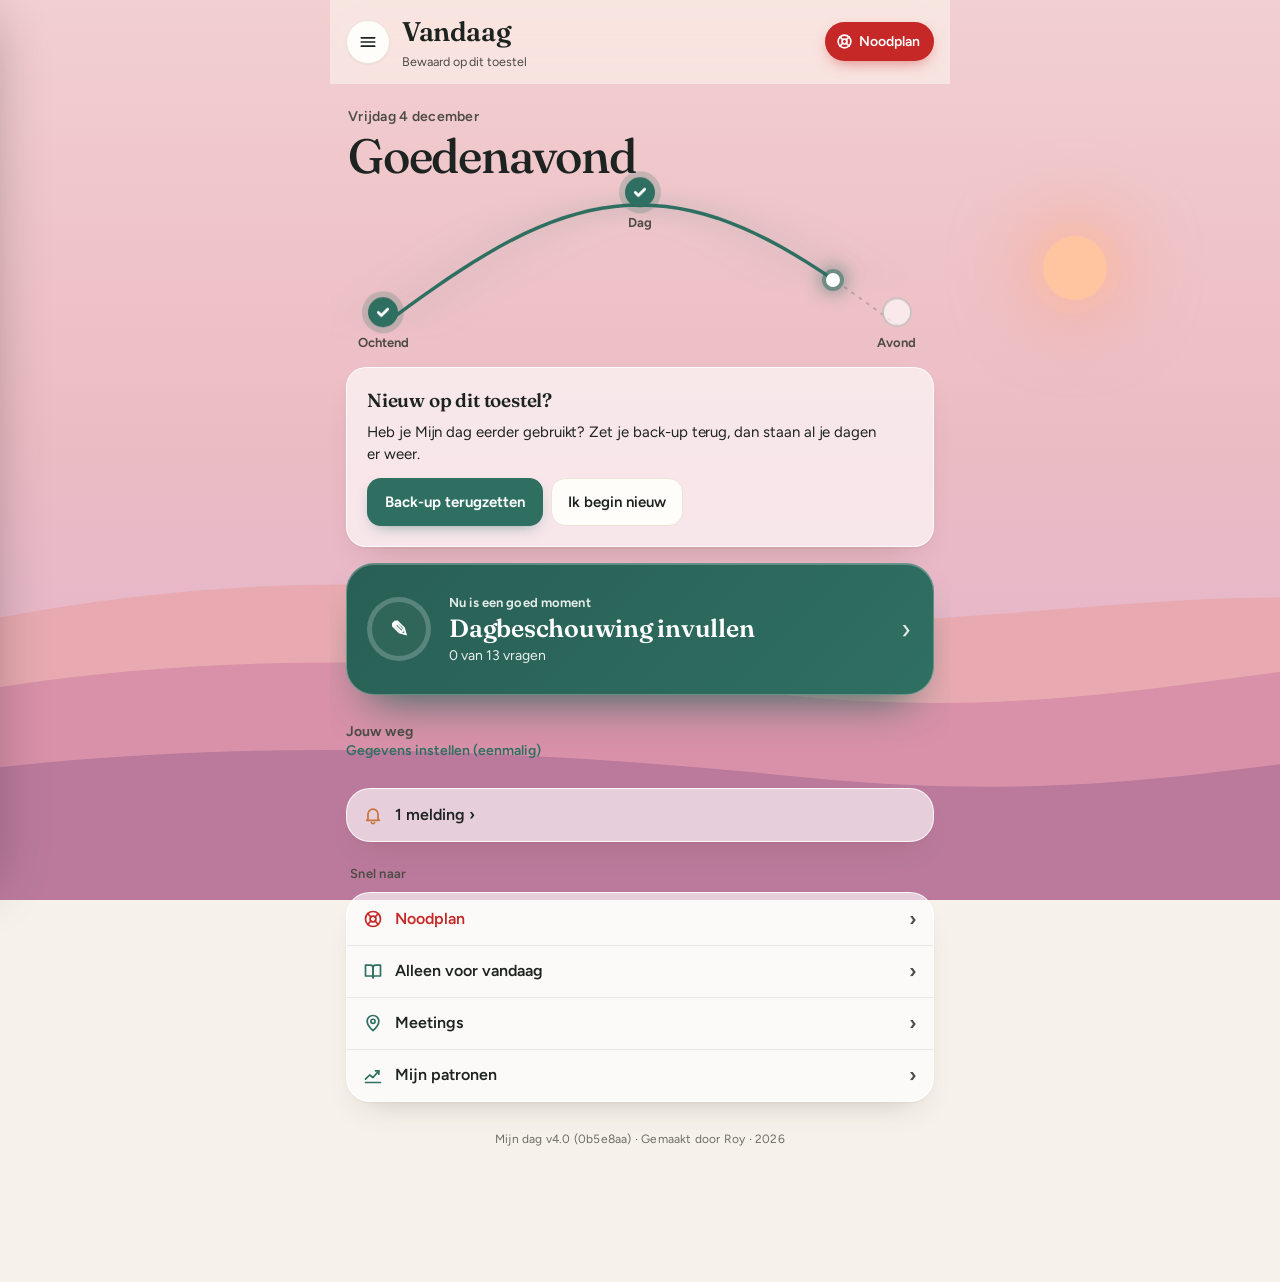
<file: index.html>
<!DOCTYPE html>
<!--
  Mijn dag
  © 2026 Roy van Dalem. Alle rechten voorbehouden. All rights reserved.
  Onderdelen van anderen (JSZip, PDF.js, Figtree, Fraunces): zie "Over deze app" en THIRD-PARTY-NOTICES.txt.
-->
<html lang="nl">
<head>
<meta charset="utf-8">
<script>/* weergave zo vroeg mogelijk (geen lichte flits): zelfde regel als pasModusToe in instellingen.js; met pincode (vergrendel.js) de inhoud meteen verbergen */(function(){try{var s=JSON.parse(localStorage.getItem("dagbeschouwing:settings")||"{}"),m=s.modus,h=document.documentElement;var d=m==="donker"||(m!=="licht"&&!!window.matchMedia&&matchMedia("(prefers-color-scheme: dark)").matches);if(m==="licht"||m==="donker")h.setAttribute("data-modus",m);if(d)h.setAttribute("data-donker","");if(s.theme)h.setAttribute("data-theme",s.theme);if(s.taal==="en")h.setAttribute("data-taal","en");if(s.tekstgrootte==="groot"||s.tekstgrootte==="extra")h.setAttribute("data-tekst",s.tekstgrootte);var nu=new Date(),kl=/[?&]klok=(\d{1,2})(?::|%3A)(\d{2})/i.exec(location.search);var u=kl?+kl[1]+kl[2]/60:nu.getHours()+nu.getMinutes()/60;h.setAttribute("data-tod",u<6?"nacht":u<12?"ochtend":u<18?"middag":u<22?"avond":"nacht");h.setAttribute("data-laag",h.getAttribute("data-tod")+(d?"D":""));}catch(e){}try{var l=JSON.parse(localStorage.getItem("dagbeschouwing:lock")||"null");if(l&&l.hash)document.documentElement.setAttribute("data-slot","");}catch(e){}})();</script>
<meta name="viewport" content="width=device-width, initial-scale=1">
<meta name="mobile-web-app-capable" content="yes">
<meta name="apple-mobile-web-app-capable" content="yes">
<meta name="apple-mobile-web-app-title" content="Mijn dag">
<meta name="theme-color" content="#2f6f62">
<title>Mijn dag</title>
<link rel="icon" type="image/svg+xml" href="iconen/icon.svg">
<link rel="apple-touch-icon" href="iconen/apple-touch-icon.png">
<link rel="manifest" href="manifest.webmanifest">
<link rel="preload" href="lettertypes/figtree-latin.woff2" as="font" type="font/woff2" crossorigin>
<link rel="stylesheet" href="opmaak/fonts.css">
<link rel="stylesheet" href="opmaak/app.css">
</head>
<body>
<div class="hemel" id="hemel" aria-hidden="true">
  <div class="laag l-ochtend"></div><div class="laag l-middag"></div><div class="laag l-avond"></div><div class="laag l-nacht"></div>
  <div class="laag l-ochtendD"></div><div class="laag l-middagD"></div><div class="laag l-avondD"></div><div class="laag l-nachtD"></div>
  <div class="sterren" id="sterren"><i class="vallend"></i></div>
  <div class="wolken"><i class="wolk w1"></i><i class="wolk w2"></i><i class="wolk w3"></i></div>
  <div class="lichaam"></div>
  <div class="heuvels"><svg viewBox="0 0 430 400" preserveAspectRatio="none">
    <path class="h1" d="M0 120 C70 70 140 60 215 100 C290 140 360 80 430 90 L430 400 L0 400Z"/>
    <path class="h2" d="M0 190 C80 140 170 150 250 185 C330 220 390 170 430 160 L430 400 L0 400Z"/>
    <path class="h3" d="M0 270 C90 230 180 245 270 275 C350 300 400 262 430 255 L430 400 L0 400Z"/>
  </svg></div>
</div>
<!-- openingsscherm: staat in de pagina zelf, zodat de animatie meteen bij het eerste beeld begint
     (niet pas als alle scripts geladen zijn). showSplash() in vormgeving.js laat hem daarna verdwijnen. -->
<div id="splash" aria-hidden="true"><svg viewBox="0 0 512 512"><g class="sun spdag"><circle cx="256" cy="150" r="34" fill="#f4b45f"/><line x1="308.0" y1="150.0" x2="330.0" y2="150.0" stroke="#f4b45f" stroke-width="14" stroke-linecap="round" class="ray" style="animation-delay:0.90s"/><line x1="292.8" y1="186.8" x2="308.3" y2="202.3" stroke="#f4b45f" stroke-width="14" stroke-linecap="round" class="ray" style="animation-delay:0.96s"/><line x1="256.0" y1="202.0" x2="256.0" y2="224.0" stroke="#f4b45f" stroke-width="14" stroke-linecap="round" class="ray" style="animation-delay:1.02s"/><line x1="219.2" y1="186.8" x2="203.7" y2="202.3" stroke="#f4b45f" stroke-width="14" stroke-linecap="round" class="ray" style="animation-delay:1.08s"/><line x1="204.0" y1="150.0" x2="182.0" y2="150.0" stroke="#f4b45f" stroke-width="14" stroke-linecap="round" class="ray" style="animation-delay:1.14s"/><line x1="219.2" y1="113.2" x2="203.7" y2="97.7" stroke="#f4b45f" stroke-width="14" stroke-linecap="round" class="ray" style="animation-delay:1.20s"/><line x1="256.0" y1="98.0" x2="256.0" y2="76.0" stroke="#f4b45f" stroke-width="14" stroke-linecap="round" class="ray" style="animation-delay:1.26s"/><line x1="292.8" y1="113.2" x2="308.3" y2="97.7" stroke="#f4b45f" stroke-width="14" stroke-linecap="round" class="ray" style="animation-delay:1.32s"/></g><g class="sun spnacht"><path d="M276 104a52 52 0 1 0 30 92a42 42 0 0 1-30-92z" fill="#f4b45f"/><circle cx="338" cy="96" r="6" fill="#f4b45f" class="ray" style="animation-delay:0.95s"/><circle cx="372" cy="150" r="4.5" fill="#f4b45f" class="ray" style="animation-delay:1.07s"/><circle cx="182" cy="108" r="5" fill="#f4b45f" class="ray" style="animation-delay:1.19s"/><circle cx="150" cy="168" r="3.5" fill="#f4b45f" class="ray" style="animation-delay:1.31s"/></g><g class="book" fill="none" stroke="#fff" stroke-width="24" stroke-linecap="round" stroke-linejoin="round"><path d="M90 250h96a70 70 0 0 1 70 70v130a44 44 0 0 0-44-44H90z"/><path d="M422 250h-96a70 70 0 0 0-70 70v130a44 44 0 0 1 44-44h122z"/></g></svg><div class="nm"><span class="spnl">Mijn dag</span><span class="spen">My day</span></div></div>
<div class="wrap">
  <header>
    <button class="iconbtn" id="menuBtn" type="button" aria-label="Menu openen" data-en-aria="Open menu"><svg class="ic" viewBox="0 0 24 24" aria-hidden="true"><path d="M4 7h16M4 12h16M4 17h16"/></svg></button>
    <div style="flex:1;min-width:0">
      <h1 id="pageTitle">Mijn dag</h1>
      <div class="status" id="status">Bezig met laden…</div>
    </div>
    <button class="sosbtn" id="sosBtn" type="button" data-en="Emergency"><svg class="ic" viewBox="0 0 24 24" aria-hidden="true"><circle cx="12" cy="12" r="9"/><circle cx="12" cy="12" r="3.5"/><path d="M5.6 5.6l4 4M14.4 14.4l4 4M18.4 5.6l-4 4M9.6 14.4l-4 4"/></svg>Noodplan</button>
  </header>

  <section id="view-home" class="hidden">
    <div class="groetblok" id="sky">
      <div class="datumregel" id="homeDatum"></div>
      <div class="greet" id="greet"></div>
      <button type="button" class="dagboog" id="dagRing" aria-expanded="false">
        <svg class="boogsvg" viewBox="0 0 100 100" preserveAspectRatio="none" aria-hidden="true"><path class="sbspoor" id="boogSpoor"/><path class="sbgedaan" id="boogGedaan"/></svg>
        <span class="nudot" id="skyZon"></span>
        <span class="stations" id="dagStations"></span>
      </button>
      <div class="dagrondzin hidden" id="dagRondZin"></div>
      <div class="dagringuitleg hidden" id="dagRingUitleg"></div>
    </div>

    <div class="card hidden welkomterug" id="welkomTerug">
      <div class="qtitle" data-en="New on this device?">Nieuw op dit toestel?</div>
      <div class="note" data-en="Have you used My day before? Restore your backup and all your days will be back.">Heb je Mijn dag eerder gebruikt? Zet je back-up terug, dan staan al je dagen er weer.</div>
      <div class="row" style="justify-content:flex-start;margin-top:12px">
        <button type="button" class="primary" id="welkomTerugKnop" data-en="Restore a backup">Back-up terugzetten</button>
        <button type="button" class="ghost" id="welkomNieuw" data-en="Start fresh">Ik begin nieuw</button>
      </div>
    </div>
    <p class="terugregel hidden" id="terugRegel"><span data-en="Have a backup?">Heb je een back-up?</span> <button type="button" class="linkbtn" id="terugRegelKnop" data-en="Restore it">Zet hem terug</button></p>

    <div id="homeTop">
      <button type="button" class="dbknop" id="dbKnop">
        <span class="dbk-ring" aria-hidden="true"><span class="dbk-ic" id="dbKnopIc"></span></span>
        <span class="dbk-tx"><span class="dbk-moment" id="dbKnopMoment"></span><b id="dbKnopTitel"></b><small id="dbKnopSub"></small><span class="bar"><i id="dbKnopBar"></i></span></span>
        <span class="dbk-pijl" aria-hidden="true">›</span>
      </button>
    </div>

    <div class="card tvsein hidden" id="tvSein" role="status"></div>

    <div class="card hidden" id="msCelebrate" role="button" tabindex="0" style="cursor:pointer;text-align:center;background:linear-gradient(135deg,var(--warm-soft),var(--accent-soft));border-color:transparent">
      <div id="msCelEmoji" class="celic"><svg viewBox="0 0 24 24" aria-hidden="true"><circle cx="12" cy="9" r="5.5"/><path d="M8.6 13.4 7 21l5-2.8 5 2.8-1.6-7.6"/><path d="M12 6.5l.8 1.6 1.7.2-1.2 1.2.3 1.7-1.6-.8-1.6.8.3-1.7-1.2-1.2 1.7-.2z"/></svg></div>
      <div id="msCelTag" style="display:flex;justify-content:center"></div>
      <div id="msCelTitle" style="font-weight:700;font-size:calc(22px*var(--ts));margin-top:6px"></div>
      <div id="msCelText" class="note" style="font-size:calc(15px*var(--ts));margin-top:4px"></div>
      <div class="linkbtn more" style="margin-top:6px;display:inline-block" data-en="See your overview">Bekijk je overzicht</div>
    </div>

    <div class="weg" id="weg">
      <div class="wegkop">
        <div class="wegkoprij"><div class="label" data-en="Your road">Jouw weg</div><span class="wegseizoen hidden" id="wegSeizoen"></span></div>
        <div class="skydagen" id="homeDagen"></div>
        <div id="msBox" class="hidden">
          <div class="note" id="msNext" style="margin:0"></div>
          <div class="bar wegbalk"><i id="msBar"></i></div>
          <button class="linkbtn" id="msDoneBtn" type="button" style="margin-top:8px"></button>
          <div id="msDone" class="hidden" style="margin-top:6px"></div>
        </div>
      </div>
      <div class="wegrij" id="wegRij"><div class="wegscroll" id="wegScroll" tabindex="0" role="group" aria-label="Jouw weg: je keytags" data-en-aria="Your road: your keytags"><div class="wegbaan" id="wegBaan"></div></div><div class="weghint hidden" id="wegHint" aria-hidden="true"></div></div>
      <div class="skylinks">
        <button class="linkbtn" id="ktToggle" type="button"></button>
        <button class="linkbtn" id="openSettings" type="button">Gegevens instellen</button>
      </div>
    </div>
    <div class="card hidden" id="ktCard"></div>

    <div class="rustlijst" id="homeVandaag">
      <button type="button" class="ochrij hidden" id="ochtendRij"></button>
      <div class="homekop" id="homeVandaagKop" data-en="Today">Vandaag</div>
      <div class="card hidden" id="talkHerinnering"></div>
      <div class="card hidden" id="meetToday"></div>
      <div class="card hidden" id="planCard"></div>
      <div class="card hidden" id="goalsMini"></div>
      <div class="card hidden" id="bespaardKaart"></div>
      <button type="button" class="meldrij hidden" id="meldRij" aria-expanded="false"></button>
      <div id="meldBox" class="hidden">
        <div class="card hidden" id="reviewBanner"></div>
        <div class="card hidden" id="backupBanner"></div>
        <div class="card hidden" id="wfRemind" style="background:var(--accent-soft);border-color:transparent"></div>
      </div>
    </div>

    <div class="homekop" data-en="Quick links">Snel naar</div>
    <div class="snelgrid rustlijst" id="snelKnoppen">
      <button type="button" class="snel sos" data-naar="sos"><svg class="ic" viewBox="0 0 24 24" aria-hidden="true"><circle cx="12" cy="12" r="9"/><circle cx="12" cy="12" r="3.5"/><path d="M5.6 5.6l4 4M14.4 14.4l4 4M18.4 5.6l-4 4M9.6 14.4l-4 4"/></svg><span data-en="Emergency plan">Noodplan</span></button>
      <button type="button" class="snel" data-naar="jft"><svg class="ic" viewBox="0 0 24 24" aria-hidden="true"><path d="M3 5h6a3 3 0 0 1 3 3v12a2 2 0 0 0-2-2H3z"/><path d="M21 5h-6a3 3 0 0 0-3 3v12a2 2 0 0 1 2-2h7z"/></svg><span data-en="Just for Today">Alleen voor vandaag</span></button>
      <button type="button" class="snel" data-naar="meetings"><svg class="ic" viewBox="0 0 24 24" aria-hidden="true"><path d="M12 21s-7-5.6-7-11a7 7 0 0 1 14 0c0 5.4-7 11-7 11z"/><circle cx="12" cy="10" r="2.5"/></svg><span data-en="Meetings">Meetings</span></button>
      <button type="button" class="snel" data-naar="patterns"><svg class="ic" viewBox="0 0 24 24" aria-hidden="true"><path d="M3 17l5-5 4 3 7-8"/><path d="M15 7h4v4"/><path d="M3 21h18"/></svg><span data-en="My patterns">Mijn patronen</span></button>
    </div>
  </section>

  <section id="view-today" class="hidden">
    <div class="datebar dbdate">
      <button class="iconbtn" id="prevDay" aria-label="Vorige dag" data-en-aria="Previous day"><svg class="i" viewBox="0 0 24 24" aria-hidden="true"><path d="M15 6l-6 6 6 6"/></svg></button>
      <div class="d" id="dateLabel"></div>
      <button class="iconbtn" id="nextDay" aria-label="Volgende dag" data-en-aria="Next day"><svg class="i" viewBox="0 0 24 24" aria-hidden="true"><path d="M9 6l6 6-6 6"/></svg></button>
    </div>
    <div class="introrij">
      <p class="intro" id="introTekst" data-en="In a daily reflection you take a personal inventory. You look at what went well during the day and what could be better. Be open and honest.">Bij een dagbeschouwing doe je zelfonderzoek. Je gaat na wat er op de dag goed verlopen is en wat voor verbetering vatbaar is. Wees open en eerlijk.</p>
      <button type="button" class="infoknop hidden" id="introKnop" aria-label="Uitleg" data-en-aria="Explanation" aria-expanded="false">i</button>
    </div>

    <div class="dwkeuze" id="dwKeuze" role="group" aria-label="Weergave van de vragen" data-en-aria="How the questions are shown">
      <button type="button" id="dwStap" aria-pressed="false" data-en="One question at a time">Vraag voor vraag</button>
      <button type="button" id="dwLijst" aria-pressed="false" data-en="All at once">Alles tegelijk</button>
    </div>
    <div class="stapkop hidden" id="stapKop"><div class="stapkoprij"><div class="stapteller" id="stapTeller" aria-live="polite"></div><button type="button" class="linkbtn" id="stapAlle" data-en="All questions">Alle vragen</button></div><div class="segmenten" id="stapSeg" aria-hidden="true"></div></div>
    <div id="questions"></div>
    <div class="stapnav hidden" id="stapNav">
      <button type="button" class="ghost" id="stapVorige" data-en="‹ Previous">‹ Vorige</button>
      <button type="button" class="primary" id="stapVolgende" data-en="Next ›">Volgende ›</button>
    </div>
  </section>

  <section id="view-jft" class="hidden">
    <div class="card" style="background:var(--accent-soft);border-color:transparent">
      <div class="qtitle" data-en="Just for Today">Alleen voor vandaag</div>
      <div id="jftHave" class="hidden">
        <div class="jftnav">
          <button type="button" class="jftarrow" id="jftPrev" aria-label="Vorige dag" data-en-aria="Previous day"><svg viewBox="0 0 24 24"><path d="M15 6l-6 6 6 6"/></svg></button>
          <label class="jftday"><span id="jftDate"></span><span id="jftRel" class="note"></span>
            <input type="date" id="jftPickDate" aria-label="Kies een datum" data-en-aria="Choose a date"></label>
          <button type="button" class="jftarrow" id="jftNext" aria-label="Volgende dag" data-en-aria="Next day"><svg viewBox="0 0 24 24"><path d="M9 6l6 6-6 6"/></svg></button>
        </div>
        <button type="button" class="linkbtn hidden" id="jftToday" style="display:block;margin:-4px auto 8px;font-weight:600" data-en="Back to today">Terug naar vandaag</button>
        <div id="jftTitle" style="font-weight:650;font-size:calc(20px*var(--ts));margin:2px 0 10px"></div>
        <div class="note hidden" id="jftAnders" style="margin:-4px 0 10px"></div>
        <div id="jftBody" class="hidden jftbody"></div>
        <div class="row" style="justify-content:flex-start">
          <button class="primary" id="jftToggle" type="button">Lees de tekst</button>
        </div>
        <button class="linkbtn" id="jftChange" type="button" style="margin-top:10px" data-en="Choose a file (English or Dutch)">Bestand kiezen (Nederlands of Engels)</button>
        <div class="note" id="jftTalen" style="margin-top:2px"></div>
        <details class="jfthulp"><summary data-en="Where do I find the PDF?">Waar vind ik de PDF?</summary><div class="note jftwaar"><span data-en="The texts are not included in the app, because they are copyrighted by NA. You choose the official PDF yourself; it is only stored on your own device. You usually get the Dutch PDF (‘Alleen voor vandaag’) through your group, your sponsor or someone else in NA; the English book ‘Just for Today’ is published by ">De teksten zitten niet in de app, want ze vallen onder het auteursrecht van NA. Je kiest zelf de officiële PDF; die wordt alleen op je eigen toestel opgeslagen. De Nederlandse PDF (‘Alleen voor vandaag’) krijg je meestal via je groep, je sponsor of iemand anders uit NA; het Engelse boek ‘Just for Today’ is uitgegeven door </span><a href="https://www.na.org/" target="_blank" rel="noopener noreferrer" data-en="NA World Services (na.org)">NA World Services (na.org)</a><span data-en=". Choose one PDF per language: Dutch, English or both.">. Kies per taal één PDF: Nederlands, Engels of allebei.</span></div></details>
      </div>
      <div id="jftNone">
        <div class="note" style="margin:2px 0 12px" data-en="Choose your own ‘Just for Today’ (English) or ‘Alleen voor vandaag’ (Dutch) PDF once. After that you will see the reading for that date here every day. You can load both. The file stays on your phone.">Kies één keer je eigen PDF van ‘Alleen voor vandaag’ (Nederlands) of ‘Just for Today’ (Engels). Daarna zie je hier elke dag automatisch de tekst van die datum. Je kunt ze allebei inlezen. Het bestand blijft op je telefoon.</div>
        <div class="note jftwaar"><span data-en="The texts are not included in the app, because they are copyrighted by NA. You choose the official PDF yourself; it is only stored on your own device. You usually get the Dutch PDF (‘Alleen voor vandaag’) through your group, your sponsor or someone else in NA; the English book ‘Just for Today’ is published by ">De teksten zitten niet in de app, want ze vallen onder het auteursrecht van NA. Je kiest zelf de officiële PDF; die wordt alleen op je eigen toestel opgeslagen. De Nederlandse PDF (‘Alleen voor vandaag’) krijg je meestal via je groep, je sponsor of iemand anders uit NA; het Engelse boek ‘Just for Today’ is uitgegeven door </span><a href="https://www.na.org/" target="_blank" rel="noopener noreferrer" data-en="NA World Services (na.org)">NA World Services (na.org)</a><span data-en=". Choose one PDF per language: Dutch, English or both.">. Kies per taal één PDF: Nederlands, Engels of allebei.</span></div>
        <div class="row" style="justify-content:flex-start">
          <button class="primary" id="jftPick" type="button" data-en="Choose my file">Mijn bestand kiezen</button>
        </div>
        <div class="note" style="margin-top:12px"><span data-en="Or read online: ">Of lees online: </span><a href="https://www-jftna-org.translate.goog/jft/?_x_tr_sl=en&amp;_x_tr_tl=nl&amp;_x_tr_hl=nl" target="_blank" rel="noopener" style="color:var(--accent)" data-en="translated into Dutch">vertaald naar Nederlands</a> · <a href="https://www.jftna.org/jft/" target="_blank" rel="noopener" style="color:var(--accent)" data-en="original (English)">origineel (Engels)</a></div>
      </div>
      <div class="note" id="jftMsg" role="status" aria-live="polite"></div>
      <input type="file" id="jftFile" accept="application/pdf,.pdf" class="hidden">
    </div>
  </section>

  <section id="view-hist" class="hidden">
    <section id="viewHist" class="hist"></section>
  </section>

  <section id="view-month" class="hidden">
    <div class="card" id="monthCard">
      <div class="datebar" style="margin:0 0 10px">
        <button class="iconbtn" id="mPrev" type="button" aria-label="Vorige maand" data-en-aria="Previous month"><svg class="i" viewBox="0 0 24 24" aria-hidden="true"><path d="M15 6l-6 6 6 6"/></svg></button>
        <div class="d" id="mLabel"></div>
        <button class="iconbtn" id="mNext" type="button" aria-label="Volgende maand" data-en-aria="Next month"><svg class="i" viewBox="0 0 24 24" aria-hidden="true"><path d="M9 6l6 6-6 6"/></svg></button>
      </div>
      <div class="cal" id="mCal"></div>
      <div class="legend"><span data-en=" craving"><i class="dot z"></i> zucht</span><span data-en=" trigger"><i class="dot t"></i> trigger</span><span data-en="Tap a day to open it">Tik op een dag om hem te openen</span></div>
      <div id="mStats"></div>
    </div>
  </section>

  <section id="view-patterns" class="hidden">
    <div id="patBox"></div>
  </section>

  <section id="view-talk" class="hidden">
    <div class="scale talktabs" id="talkTabs" role="tablist"></div>
    <div id="goalsHead"></div>
    <div id="goalsBox"></div>
    <div id="talkBox"></div>
  </section>

  <section id="view-meetings" class="hidden">
    <div id="meetBox"></div>
  </section>

  <section id="view-wf" class="hidden">
    <div id="wfBox"></div>
  </section>

  <section id="view-steps" class="hidden">
    <div id="stepsBox"></div>
  </section>

  <section id="view-review" class="hidden">
    <div id="reviewBox"></div>
  </section>

  <section id="view-sos" class="hidden">
    <div id="sosBox"></div>
  </section>

  <section id="view-werkboek" class="hidden">
    <div id="wbBox"></div>
  </section>

  <section id="view-backup" class="hidden">
    <div class="card">
      <div class="qtitle" data-en="Backup">Back-up</div>
      <div class="note" style="margin:2px 0 12px" data-en="Keep all your days in one file. With that file you can restore them later, also on another device.">Bewaar al je dagen in één bestand. Met dat bestand zet je ze later terug, ook op een ander toestel.</div>
      <div class="row" style="justify-content:flex-start">
        <button class="primary" id="backupMake" type="button" data-en="Make a backup">Back-up maken</button>
        <button class="ghost" id="backupRestore" type="button" data-en="Restore a backup">Back-up terugzetten</button>
      </div>
      <div class="note" id="backupLast" style="margin-top:12px"></div>
      <div class="bkuitleg">
        <div class="bkstap"><b data-en="Not automatic">Niet vanzelf</b><span data-en="A backup is not made automatically. You make it here and keep the file yourself, for example in iCloud Drive or in your email. The app reminds you every two weeks.">Een back-up gaat niet vanzelf. Jij maakt hem hier en bewaart het bestand zelf, bijvoorbeeld in iCloud Drive of in je mail. De app herinnert je er om de twee weken aan.</span></div>
        <div class="bkstap"><b data-en="Restoring">Terugzetten</b><span data-en="New phone or everything lost? Tap ‘Restore a backup’ and choose your backup file (on the iPhone: in Files). Your days and settings come back. What is already on this device is kept.">Nieuwe telefoon of alles kwijt? Tik op ‘Back-up terugzetten’ en kies je back-upbestand (op de iPhone: in Bestanden). Je dagen en instellingen komen terug. Wat al op dit toestel staat, blijft bewaard.</span></div>
      </div>
      <div class="note" id="backupMsg" role="status" aria-live="polite"></div>
      <input type="file" id="backupFile" accept="application/json,.json" class="hidden">
    </div>
  </section>
  <footer class="credits" data-en="My day v4.0 (0b5e8aa) · Made by Roy · 2026">Mijn dag v4.0 (0b5e8aa) · Gemaakt door Roy · 2026</footer>
</div>

<div class="drawer-bg" id="drawerBg"></div>
<nav class="drawer" id="drawer" aria-label="Menu" data-en-aria="Menu">
  <div class="dhead"><div class="dlogo"><svg class="logo" viewBox="40 40 432 432" aria-hidden="true"><circle cx="256" cy="128" r="30" fill="#f4b45f"/><g stroke="#f4b45f" stroke-width="13" stroke-linecap="round"><line x1="302.0" y1="128.0" x2="320.0" y2="128.0"/><line x1="288.5" y1="160.5" x2="301.3" y2="173.3"/><line x1="256.0" y1="174.0" x2="256.0" y2="192.0"/><line x1="223.5" y1="160.5" x2="210.7" y2="173.3"/><line x1="210.0" y1="128.0" x2="192.0" y2="128.0"/><line x1="223.5" y1="95.5" x2="210.7" y2="82.7"/><line x1="256.0" y1="82.0" x2="256.0" y2="64.0"/><line x1="288.5" y1="95.5" x2="301.3" y2="82.7"/></g><g fill="none" stroke="#fff" stroke-width="24" stroke-linecap="round" stroke-linejoin="round"><path d="M100 222h92a64 64 0 0 1 64 64v136a40 40 0 0 0-40-40h-116z"/><path d="M412 222h-92a64 64 0 0 0-64 64v136a40 40 0 0 1 40-40h116z"/></g></svg></div><div><div class="dname" data-en="My day">Mijn dag</div><div class="dsub" id="drawerSub">Dagbeschouwing</div></div></div>
  <div class="dgroup" data-en="Today">Vandaag</div>
  <button type="button" data-view="home" data-en="Today"><svg class="ic" viewBox="0 0 24 24" aria-hidden="true"><path d="M4 11l8-7 8 7"/><path d="M6 9.5V20h12V9.5"/><path d="M10 20v-5h4v5"/></svg>Vandaag</button>
  <button type="button" data-view="today" data-en="Daily reflection"><svg class="ic" viewBox="0 0 24 24" aria-hidden="true"><path d="M4 20h4L19 9l-4-4L4 16v4z"/><path d="M13.5 6.5l4 4"/></svg>Dagbeschouwing</button>
  <button type="button" data-view="jft" data-en="Just for Today"><svg class="ic" viewBox="0 0 24 24" aria-hidden="true"><path d="M3 5h6a3 3 0 0 1 3 3v12a2 2 0 0 0-2-2H3z"/><path d="M21 5h-6a3 3 0 0 0-3 3v12a2 2 0 0 1 2-2h7z"/></svg>Alleen voor vandaag</button>
  <div class="dgroup" data-en="Recovery">Herstel</div>
  <button type="button" data-view="sos" class="sos" data-en="Emergency plan"><svg class="ic" viewBox="0 0 24 24" aria-hidden="true"><circle cx="12" cy="12" r="9"/><circle cx="12" cy="12" r="3.5"/><path d="M5.6 5.6l4 4M14.4 14.4l4 4M18.4 5.6l-4 4M9.6 14.4l-4 4"/></svg>Noodplan</button>
  <button type="button" data-view="werkboek" data-en="My workbook"><svg class="ic" viewBox="0 0 24 24" aria-hidden="true"><path d="M6 3h10a2 2 0 0 1 2 2v16H8a2 2 0 0 1-2-2z"/><path d="M6 19a2 2 0 0 1 2-2h10"/><path d="M10 7h5M10 10.5h5"/></svg>Mijn werkboek</button>
  <button type="button" data-view="steps" data-en="Step work"><svg class="ic" viewBox="0 0 24 24" aria-hidden="true"><path d="M3 20h5v-5h5v-5h5V5h3"/></svg>Stappenwerk</button>
  <button type="button" data-view="meetings" data-en="Meetings"><svg class="ic" viewBox="0 0 24 24" aria-hidden="true"><path d="M12 21s-7-5.6-7-11a7 7 0 0 1 14 0c0 5.4-7 11-7 11z"/><circle cx="12" cy="10" r="2.5"/></svg>Meetings</button>
  <button type="button" data-view="talk" data-en="1-to-1 &amp; weekly goal"><svg class="ic" viewBox="0 0 24 24" aria-hidden="true"><path d="M21 12a8 8 0 0 1-11.6 7.1L4 20l1-4.6A8 8 0 1 1 21 12z"/><path d="M8.5 11h.01M12 11h.01M15.5 11h.01"/></svg>1-op-1 &amp; weekdoel</button>
  <div class="dgroup" data-en="Week">Week</div>
  <button type="button" data-view="wf" data-en="Weekly forms"><svg class="ic" viewBox="0 0 24 24" aria-hidden="true"><rect x="4" y="5" width="16" height="16" rx="2"/><path d="M8 3v4M16 3v4M4 10h16M8 14h3M8 17h6"/></svg>Weekformulieren</button>
  <button type="button" data-view="review" data-en="Week in review"><svg class="ic" viewBox="0 0 24 24" aria-hidden="true"><path d="M11 3l1.9 5.1L18 10l-5.1 1.9L11 17l-1.9-5.1L4 10l5.1-1.9z"/><path d="M18.5 14.5l.8 2.2 2.2.8-2.2.8-.8 2.2-.8-2.2-2.2-.8 2.2-.8z"/></svg>Weekterugblik</button>
  <div class="dgroup" data-en="Overviews">Overzichten</div>
  <button type="button" data-view="hist" data-en="Earlier days"><svg class="ic" viewBox="0 0 24 24" aria-hidden="true"><path d="M3 12a9 9 0 1 0 3-6.7"/><path d="M3 4v4h4"/><path d="M12 8v4l3 2"/></svg>Eerdere dagen</button>
  <button type="button" data-view="month" data-en="Month overview"><svg class="ic" viewBox="0 0 24 24" aria-hidden="true"><rect x="3" y="4" width="18" height="17" rx="2"/><path d="M3 9h18M8 2v4M16 2v4"/><path d="M8 17v-3M12 17v-5M16 17v-2"/></svg>Maandoverzicht</button>
  <button type="button" data-view="patterns" data-en="My patterns"><svg class="ic" viewBox="0 0 24 24" aria-hidden="true"><path d="M3 17l5-5 4 3 7-8"/><path d="M15 7h4v4"/><path d="M3 21h18"/></svg>Mijn patronen</button>
  <div class="dgroup" data-en="App">App</div>
  <button type="button" id="menuUitleg" data-en="How it works"><svg class="ic" viewBox="0 0 24 24" aria-hidden="true"><circle cx="12" cy="12" r="9"/><path d="M12 11v6"/><path d="M12 7.5h.01"/></svg>Uitleg</button>
  <button type="button" id="menuNieuw" data-en="What's new?"><svg class="ic" viewBox="0 0 24 24" aria-hidden="true"><path d="M12 3.5l2.6 5.3 5.9.9-4.3 4.1 1 5.8L12 16.9 6.8 19.6l1-5.8-4.3-4.1 5.9-.9z"/></svg>Wat is er nieuw?</button>
  <button type="button" id="menuSettings" data-en="Settings"><svg class="ic" viewBox="0 0 24 24" aria-hidden="true"><path d="M4 6h9M17 6h3M4 12h3M11 12h9M4 18h11M19 18h1"/><circle cx="15" cy="6" r="2"/><circle cx="9" cy="12" r="2"/><circle cx="17" cy="18" r="2"/></svg>Instellingen</button>
  <button type="button" data-view="backup" data-en="Backup"><svg class="ic" viewBox="0 0 24 24" aria-hidden="true"><path d="M12 3v12"/><path d="M7 10l5 5 5-5"/><path d="M4 20h16"/></svg>Back-up<span class="bkdot hidden" id="backupDot" aria-label="Back-up nodig" data-en-aria="Backup needed"></span></button>
  <button type="button" id="menuModus"><svg class="ic" viewBox="0 0 24 24" aria-hidden="true"><circle cx="12" cy="12" r="8"/><path d="M12 4a8 8 0 0 0 0 16z" fill="currentColor"/></svg><span id="menuModusTx"></span></button>
  <button type="button" id="menuTaal" data-en="Nederlands"><svg class="ic" viewBox="0 0 24 24" aria-hidden="true"><circle cx="12" cy="12" r="9"/><path d="M3 12h18M12 3a14 14 0 0 1 0 18M12 3a14 14 0 0 0 0 18"/></svg>English</button>
</nav>

<div class="bottom" id="bottomBar">
  <div class="in">
    <div class="prog">
      <svg class="ring" id="progRing" viewBox="0 0 44 44" aria-hidden="true"><circle class="rb" cx="22" cy="22" r="18"/><circle class="rf" id="progArc" cx="22" cy="22" r="18" stroke-dasharray="113.1" stroke-dashoffset="113.1"/><text class="rt" id="progNum" x="22" y="26.5" text-anchor="middle">0</text><path class="rc" d="M15 22.5l4.5 4.5 9.5-10"/></svg>
      <div class="ptx"><small id="progText">0 van 13 vragen</small>
      <div class="bar"><i id="progBar"></i></div></div>
    </div>
    <button class="primary" id="summaryBtn" data-en="Finish">Afronden</button>
    <button type="button" class="ghost balkknop" id="balkVorige" aria-label="Vorige vraag" data-en-aria="Previous question">‹</button>
    <button type="button" class="primary balkknop" id="balkVolgende">Volgende ›</button>
  </div>
</div>

<div class="overlay" id="overlay">
  <div class="sheet">
    <h2 data-en="Daily reflection">Dagbeschouwing</h2>
    <div class="note" id="sumNote"></div>
    <pre id="sumText"></pre>
    <div class="row" style="margin-bottom:10px;justify-content:stretch"><button class="primary" id="saveDocx" style="flex:1" data-en="Word file">Word-bestand</button><button class="primary" id="savePdf" style="flex:1" data-en="PDF file">PDF-bestand</button></div>
    <div class="note" id="docxMsg" role="status" aria-live="polite" style="margin:-4px 0 10px"></div>
    <div class="row">
      <button class="ghost" id="editDay" data-en="Edit">Aanpassen</button>
      <button class="ghost" id="closeSum" data-en="Close">Sluiten</button>
      <button class="ghost" id="copySum" data-en="Copy text">Kopieer tekst</button>
    </div>
    <div class="note" id="copyMsg" role="status" aria-live="polite"></div>
    <div class="note" id="mailRow"></div>
  </div>
</div>

<div class="overlay" id="setOverlay">
  <div class="sheet">
    <h2 data-en="Settings">Instellingen</h2>
    <div class="note" data-en="You fill this in once. The number of days is then worked out automatically every day.">Dit vul je één keer in. Het aantal dagen wordt daarna elke dag vanzelf uitgerekend.</div>
    <div class="field"><label data-en="Language">Taal</label><div class="scale" id="setTaal"></div></div>
    <div class="field"><label for="setNaam" data-en="Name">Naam</label><input id="setNaam" autocomplete="name"></div>
    <div class="field"><label for="setSince" data-en="Sober/clean since">Nuchter/clean sinds</label><input id="setSince" type="date"></div>
    <div class="field"><label for="setMail" data-en="Email address for your daily reflection (optional)">Mailadres voor je dagbeschouwing (mag leeg)</label><input id="setMail" type="email" inputmode="email" autocomplete="off"></div>
    <div class="field"><label data-en="App colour">Kleur van de app</label><div class="swatches" id="setTheme"></div></div>
    <div class="field"><label data-en="Appearance">Weergave</label><div class="scale" id="setModus"></div></div>
    <div class="field"><label class="schakel" for="setWeer"><input type="checkbox" id="setWeer"><span data-en="Show the real weather in the sky">Het echte weer in de lucht laten zien</span></label><div class="note" style="margin-top:4px" data-en="Rain, snow or clouds outside? Then you see it in the app too. Uses the town you entered under Meetings (or your location) and gets the weather from Open-Meteo.">Regent, sneeuwt of is het bewolkt buiten? Dan zie je dat ook in de app. Gebruikt de plaats die je bij Meetings hebt ingevuld (of je locatie) en vraagt het weer op bij Open-Meteo.</div></div>
    <div class="field"><label id="setTekstLabel" data-en="Text size">Tekstgrootte</label><div class="scale" id="setTekst" role="group" aria-labelledby="setTekstLabel"></div></div>
    <div class="field"><label data-en="PIN">Pincode</label><p class="pinstatus" id="pinStatus"></p><div class="row pinknoppen" id="pinKnoppen"></div></div>
    <div class="row" style="margin-top:16px">
      <button class="ghost" id="setCancel" data-en="Cancel">Annuleren</button>
      <button class="primary" id="setSave" data-en="Save">Opslaan</button>
    </div>
    <button type="button" class="linkbtn overlink" id="openLijsten" data-en="Own lists (buttons)">Eigen lijsten (knopjes)</button>
    <button type="button" class="linkbtn overlink" id="setBackup" data-en="Make or restore a backup">Back-up maken of terugzetten</button>
    <button type="button" class="linkbtn overlink" id="openOver" data-en="About this app">Over deze app</button>
    <button type="button" class="linkbtn overlink wislink" id="setWissen" data-en="Delete everything">Alles verwijderen</button>
  </div>
</div>

<div class="overlay" id="lijstOverlay" role="dialog" aria-modal="true" aria-label="Eigen lijsten" data-en-aria="Own lists">
  <div class="sheet" id="lijstSheet"></div>
</div>
<div class="overlay" id="overOverlay" role="dialog" aria-modal="true" aria-label="Over deze app" data-en-aria="About this app">
  <div class="sheet" id="overSheet"></div>
</div>

<script src="externe-bibliotheken/jszip.min.js"></script>
<!-- voorlezen van meldingen (toegankelijkheid.js): staan er vanaf het begin, anders leest VoiceOver niets voor -->
<div id="srStatus" class="srregio" role="status" aria-live="polite" aria-atomic="true"></div>
<div id="srAlert" class="srregio" role="alert" aria-atomic="true"></div>
<!-- Gewone scripts (geen modules): ze delen hun namen, dus de volgorde telt. onderdelen/basis/start.js als laatste. -->
<script src="onderdelen/basis/taal.js"></script>
<script src="onderdelen/mijn-dag/vragen.js"></script>
<script src="onderdelen/basis/helpers.js"></script>
<script src="onderdelen/basis/opslag.js"></script>
<script src="onderdelen/mijn-dag/dag.js"></script>
<script src="onderdelen/mijn-dag/weergave.js"></script>
<script src="onderdelen/mijn-dag/meelezen.js"></script>
<script src="onderdelen/mijn-dag/slaap.js"></script>
<script src="onderdelen/mijn-dag/dag-stijl.js"></script>
<script src="onderdelen/mijn-dag/ochtend.js"></script>
<script src="onderdelen/mijn-dag/vandaag.js"></script>
<script src="onderdelen/basis/instellingen.js"></script>
<script src="onderdelen/basis/over.js"></script>
<script src="onderdelen/basis/eigen-lijsten.js"></script>
<script src="onderdelen/basis/uitleg.js"></script>
<script src="onderdelen/basis/nieuw.js"></script>
<script src="onderdelen/mijn-dag/samenvatting.js"></script>
<script src="onderdelen/mijn-dag/dag-word.js"></script>
<script src="onderdelen/mijn-dag/dag-pdf.js"></script>
<script src="onderdelen/mijn-dag/dag-feest.js"></script>
<script src="onderdelen/geschiedenis/geschiedenis.js"></script>
<script src="onderdelen/geschiedenis/maandoverzicht.js"></script>
<script src="onderdelen/geschiedenis/patronen.js"></script>
<script src="onderdelen/geschiedenis/tuin.js"></script>
<script src="onderdelen/basis/menu.js"></script>
<script src="onderdelen/herstel/noodplan.js"></script>
<script src="onderdelen/herstel/terugval.js"></script>
<script src="onderdelen/herstel/mooie-momenten.js"></script>
<script src="onderdelen/herstel/werkboek.js"></script>
<script src="onderdelen/herstel/werkboek-export.js"></script>
<script src="onderdelen/herstel/werkboek-extra.js"></script>
<script src="onderdelen/herstel/jft.js"></script>
<script src="onderdelen/herstel/stappenwerk.js"></script>
<script src="onderdelen/herstel/een-op-een.js"></script>
<script src="onderdelen/herstel/een-op-een-pdf.js"></script>
<script src="onderdelen/week/weekdoel.js"></script>
<script src="onderdelen/week/weekterugblik.js"></script>
<script src="onderdelen/basis/backup.js"></script>
<script src="onderdelen/mijn-dag/planning-gisteren.js"></script>
<script src="onderdelen/herstel/keytags.js"></script>
<script src="onderdelen/herstel/mijlpaal.js"></script>
<script src="onderdelen/herstel/deelkaart.js"></script>
<script src="onderdelen/herstel/meetings.js"></script>
<script src="onderdelen/herstel/bespaard.js"></script>
<script src="onderdelen/week/weekformulieren.js"></script>
<script src="onderdelen/week/weekplanning.js"></script>
<script src="onderdelen/week/wekelijkse-update.js"></script>
<script src="onderdelen/week/weekendvoorbespreking.js"></script>
<script src="onderdelen/week/exporteren.js"></script>
<script src="onderdelen/basis/vormgeving.js"></script>
<script src="onderdelen/basis/lucht.js"></script>
<script src="onderdelen/basis/vergrendel.js"></script>
<script src="onderdelen/basis/toegankelijkheid.js"></script>
<script src="onderdelen/basis/start.js"></script>
<script src="onderdelen/basis/sw-register.js"></script>
</body>
</html>
</file>
<file: opmaak/fonts.css>
/* Figtree (SIL Open Font License), lokaal zodat de app offline werkt. Bron: Google Fonts, v9. */
/* latin-ext */
@font-face {
  font-family: 'Figtree';
  font-style: normal;
  font-weight: 400 800;
  font-display: swap;
  src: url(../lettertypes/figtree-latin-ext.woff2) format('woff2');
  unicode-range: U+0100-02BA, U+02BD-02C5, U+02C7-02CC, U+02CE-02D7, U+02DD-02FF, U+0304, U+0308, U+0329, U+1D00-1DBF, U+1E00-1E9F, U+1EF2-1EFF, U+2020, U+20A0-20AB, U+20AD-20C4, U+2113, U+2C60-2C7F, U+A720-A7FF;
}
/* latin */
@font-face {
  font-family: 'Figtree';
  font-style: normal;
  font-weight: 400 800;
  font-display: swap;
  src: url(../lettertypes/figtree-latin.woff2) format('woff2');
  unicode-range: U+0000-00FF, U+0131, U+0152-0153, U+02BB-02BC, U+02C6, U+02DA, U+02DC, U+0304, U+0308, U+0329, U+2000-206F, U+20AC, U+2122, U+2191, U+2193, U+2212, U+2215, U+FEFF, U+FFFD;
}
/* Fraunces (SIL Open Font License), serif voor grote titels, dagnummers en datums. Bron: Google Fonts, v38. */
/* latin-ext */
@font-face {
  font-family: 'Fraunces';
  font-style: normal;
  font-weight: 400 700;
  font-display: swap;
  src: url(../lettertypes/fraunces-latin-ext.woff2) format('woff2');
  unicode-range: U+0100-02BA, U+02BD-02C5, U+02C7-02CC, U+02CE-02D7, U+02DD-02FF, U+0304, U+0308, U+0329, U+1D00-1DBF, U+1E00-1E9F, U+1EF2-1EFF, U+2020, U+20A0-20AB, U+20AD-20C4, U+2113, U+2C60-2C7F, U+A720-A7FF;
}
/* latin */
@font-face {
  font-family: 'Fraunces';
  font-style: normal;
  font-weight: 400 700;
  font-display: swap;
  src: url(../lettertypes/fraunces-latin.woff2) format('woff2');
  unicode-range: U+0000-00FF, U+0131, U+0152-0153, U+02BB-02BC, U+02C6, U+02DA, U+02DC, U+0304, U+0308, U+0329, U+2000-206F, U+20AC, U+2122, U+2191, U+2193, U+2212, U+2215, U+FEFF, U+FFFD;
}
</file>
<file: opmaak/app.css>
/* © 2026 Roy van Dalem. Alle rechten voorbehouden. */
  /* ===== Ontwerpvariabelen: de enige plek waar kleuren, maten, hoeken, schaduwen, letters en beweging staan =====
     Componenten hieronder gebruiken deze variabelen. Kleurthema's (data-theme) veranderen alleen --accent en --accent-soft. */
  :root{
    /* tekstgrootte: Normaal 1, Groot 1.15, Extra groot 1.3 (html[data-tekst], zie instellingen.js). Elke lettergrootte is calc(…px*var(--ts)) */
    --ts:1;
    /* lettergroottes (schalen mee met --ts); niets kleiner dan 12px */
    --fs-bijschrift:calc(12px*var(--ts)); --fs-klein:calc(13px*var(--ts)); --fs-label:calc(14px*var(--ts));
    --fs-tekst:calc(15px*var(--ts)); --fs-lees:calc(16px*var(--ts));
    --fs-kaartkop:calc(19px*var(--ts)); --fs-kop-s:calc(18px*var(--ts)); --fs-kop-m:calc(22px*var(--ts)); --fs-kop-l:calc(24px*var(--ts)); --fs-kop-xl:calc(30px*var(--ts));
    --serif:"Fraunces",Georgia,"Times New Roman",serif;
    /* afstanden: stappen van 4 (8, 16 en 24 zijn de hoofdmaten) */
    --ruimte-1:4px; --ruimte-2:8px; --ruimte-3:12px; --ruimte-4:16px; --ruimte-6:24px;
    /* hoeken: s = kleine knopjes, m = velden en knoppen, l/xl = panelen, --radius = kaarten, rond = pillen */
    --hoek-s:10px; --hoek-m:12px; --hoek-l:14px; --hoek-xl:16px; --radius:20px; --hoek-rond:999px;
    /* kleuren (licht) */
    --bg:#f6f2eb; --card:#fffdf9; --field:#faf6ef; --line:#ebe3d6; --ink:#1d2321; --muted:#6c6a63;
    --accent:#2f6f62; --accent-soft:#e3efeb; --warm:#c8743a; --warm-soft:#f8e9dd; --danger:#c62828;
    --warm-text:#9c5420; --danger-text:#c62828;
    --glas:color-mix(in srgb,var(--bg) 64%,transparent);
    --glasrand:color-mix(in srgb,var(--line) 70%,transparent);
    /* schaduwen: gewoon (kaarten) en hoog (zwevende delen) */
    --shadow:0 1px 2px rgba(70,50,25,.06),0 16px 34px -20px rgba(70,50,25,.30);
    --shadow-hoog:0 2px 4px rgba(70,50,25,.07),0 24px 44px -22px rgba(70,50,25,.36);
    /* focus op een invulveld: gekleurde rand met zachte gloed; achtergrond achter een venster */
    --focus-veld:0 0 0 4px color-mix(in srgb,var(--accent) 16%,transparent);
    --waas:rgba(34,26,18,.46);
    /* beweging: overal dezelfde timing */
    --ease:cubic-bezier(.22,.8,.24,1); --ease-veer:cubic-bezier(.3,1.45,.5,1);
    --t-snel:.16s; --t:.32s; --t-traag:.6s;
    /* kleuren van het moment van de dag (lucht, opstartscherm) */
    --ochtend1:#f6cdc2; --ochtend2:#fde6c3; --middag1:#cfe5f6; --middag2:#eef6f2;
    --avond1:#141d47; --avond2:#3f3f80; --nacht1:#0b1230; --nacht2:#1d2a50;
    --zon:#f6b85e; --maan:#f4e6bd;
    --tint:#f3c9a8;
    /* dagring */
    --dr0:#eaa07c; --dr1:#78b2d6; --dr2:#6b6cc4;
    /* cijferkleuren van laag (k1) naar hoog (k4) in kalender en weekbolletjes; k0 = geen cijfer */
    --k0:color-mix(in srgb,var(--accent) 22%,var(--card)); --k1:#e9a79c; --k2:#f1c48d; --k3:#b7d7a8; --k4:#78bc9a;
  }
  /* donker (avondstand): diep avondblauw met warm lamplicht, niet gewoon omgekeerd */
  html[data-donker]{
    --bg:#121319; --card:#1b1d25; --field:#16171e; --line:#2a2c37; --ink:#f2ece2; --muted:#a8a196;
    --accent:#6cbfa9; --accent-soft:#22332f; --warm:#eaa66c; --warm-soft:#3a2b22; --danger:#ca4444;
    --warm-text:var(--warm); --danger-text:#ec6b6b;
    --glas:color-mix(in srgb,var(--bg) 58%,transparent); --waas:rgba(4,5,10,.6);
    --shadow:0 1px 0 rgba(255,236,210,.035) inset,0 1px 2px rgba(0,0,0,.35),0 18px 36px -18px rgba(0,0,0,.75);
    --shadow-hoog:0 1px 0 rgba(255,236,210,.05) inset,0 2px 4px rgba(0,0,0,.4),0 26px 48px -20px rgba(0,0,0,.8);
    --dr0:#f0b08e; --dr1:#8cc4e6; --dr2:#9a9cf0;
    --k0:#86a69d; --k1:#d48f86; --k2:#dcb071; --k3:#9cc28f; --k4:#6cb592;
  }
  html[data-theme="blauw"]{--accent:#2f5f9e;--accent-soft:#e2eaf6}
  html[data-theme="paars"]{--accent:#6a4c9c;--accent-soft:#ece6f5}
  html[data-theme="petrol"]{--accent:#1f6f80;--accent-soft:#dff0f3}
  html[data-theme="roze"]{--accent:#a8437a;--accent-soft:#f6e3ee}
  html[data-theme="antraciet"]{--accent:#3d4a52;--accent-soft:#e6e9eb}
  html[data-donker][data-theme="blauw"]{--accent:#7aa8e6;--accent-soft:#1f2a3a} html[data-donker][data-theme="paars"]{--accent:#b39ae0;--accent-soft:#2b2438} html[data-donker][data-theme="petrol"]{--accent:#66c2d4;--accent-soft:#1d3236} html[data-donker][data-theme="roze"]{--accent:#e28bbb;--accent-soft:#3a2230} html[data-donker][data-theme="antraciet"]{--accent:#a9b6bf;--accent-soft:#262d31}
  *{box-sizing:border-box}
  html,body{margin:0;background:var(--bg);color:var(--ink);
    font:calc(17px*var(--ts))/1.45 "Inter",-apple-system,BlinkMacSystemFont,"Segoe UI",Roboto,sans-serif;font-feature-settings:"cv11","ss01";-webkit-text-size-adjust:100%}
  .wrap{max-width:620px;margin:0 auto;padding:var(--ruimte-4) 14px 120px}
  header{display:flex;align-items:center;justify-content:space-between;gap:var(--ruimte-3);margin:var(--ruimte-1) 2px 14px}
  h1{font-size:calc(23px*var(--ts));margin:0;letter-spacing:-.3px;white-space:nowrap;overflow:hidden;text-overflow:ellipsis;color:var(--accent)}
  .status{font-size:var(--fs-klein);color:var(--muted)}
  .tabs{display:flex;background:var(--card);border:1px solid var(--line);border-radius:var(--hoek-rond);padding:var(--ruimte-1);margin-bottom:14px}
  .tabs button{flex:1;border:0;background:none;padding:9px;border-radius:var(--hoek-rond);font:inherit;font-size:var(--fs-tekst);color:var(--muted)}
  .tabs button.on{background:var(--accent);color:var(--op-accent);font-weight:600}
  .datebar{display:flex;align-items:center;justify-content:space-between;margin:0 2px var(--ruimte-3)}
  .datebar .d{font-weight:600;text-align:center;flex:1}
  .datebar .d::first-letter{text-transform:uppercase}
  .iconbtn{border:1px solid var(--line);background:var(--card);color:var(--ink);width:40px;height:40px;border-radius:50%;font-size:var(--fs-kop-s)}
  .iconbtn:disabled{opacity:.3}
  .card{background:var(--card);border:1px solid var(--line);border-radius:var(--radius);padding:var(--ruimte-4);margin-bottom:var(--ruimte-3);box-shadow:0 1px 2px rgba(0,0,0,.03),0 6px 16px rgba(0,0,0,.035)}
  .card.done{border-color:var(--accent)}
  .info{display:grid;grid-template-columns:auto 1fr;gap:var(--ruimte-2) var(--ruimte-3);align-items:center}
  .info .k{color:var(--muted);font-size:var(--fs-tekst)}
  .info .v{font-weight:600}
  .info input{width:100%;border:1px solid var(--line);border-radius:var(--hoek-s);padding:var(--ruimte-2) 10px;font:inherit;font-size:var(--fs-lees);background:var(--bg);color:var(--ink)}
  .intro{font-size:var(--fs-tekst);color:var(--muted);margin:var(--ruimte-3) 0 0}
  .linkbtn{border:0;background:none;color:var(--accent);font:inherit;font-size:var(--fs-label);padding:0}
  .qhead{display:flex;gap:10px;align-items:flex-start}
  .num{flex:none;width:28px;height:28px;border-radius:50%;background:var(--accent-soft);color:var(--accent);
    display:grid;place-items:center;font-size:var(--fs-label);font-weight:700}
  .card.done .num{background:var(--accent);color:var(--op-accent)}
  .qtitle{font-weight:650;font-size:var(--fs-kop-s);margin:1px 0 0}
  .tipbtn{border:0;background:none;color:var(--accent);font:inherit;font-size:var(--fs-label);padding:var(--ruimte-1) 0;margin-top:2px}
  .tip{font-size:var(--fs-tekst);color:var(--muted);background:var(--accent-soft);border-radius:var(--hoek-m);padding:10px var(--ruimte-3);margin-top:var(--ruimte-2)}
  .scale{display:flex;gap:var(--ruimte-2);margin-top:var(--ruimte-3)}
  .scale button{flex:1;border:1px solid var(--line);background:var(--bg);color:var(--ink);border-radius:var(--hoek-m);padding:11px var(--ruimte-1);font:inherit;font-size:var(--fs-tekst)}
  .scale button.on{background:var(--accent);border-color:var(--accent);color:var(--op-accent);font-weight:600}
  .score{display:grid;grid-template-columns:repeat(5,1fr);gap:6px;margin-top:var(--ruimte-3)}
  .score button{border:1px solid var(--line);background:var(--bg);color:var(--ink);border-radius:var(--hoek-m);padding:10px 0;font:inherit;font-weight:600}
  .score button.on{background:var(--accent);border-color:var(--accent);color:var(--op-accent)}
  .score button.on[data-low]{background:var(--danger);border-color:var(--danger)}
  .score button.on[data-mid]{background:var(--warm-knop);border-color:var(--warm-knop);color:var(--op-warm)}
  .label{font-size:var(--fs-klein);color:var(--muted);margin:var(--ruimte-3) 0 6px;text-transform:uppercase;letter-spacing:.4px}
  .chips{display:flex;flex-wrap:wrap;gap:6px}
  .chip{border:1px solid var(--line);background:var(--bg);color:var(--ink);border-radius:var(--hoek-rond);padding:7px var(--ruimte-3);font:inherit;font-size:var(--fs-label)}
  .chip:active{transform:scale(.97)}
  .chip.on{background:var(--accent);border-color:var(--accent);color:var(--op-accent)}
  .chip.feel.on{background:var(--warm-knop);color:var(--op-warm)}
  .chip.start{border-style:dashed}
  .chip.feel{background:var(--warm-soft);border-color:transparent}
  textarea{width:100%;min-height:92px;margin-top:10px;border:1px solid var(--line);border-radius:var(--hoek-m);padding:11px;
    font:inherit;font-size:var(--fs-lees);background:var(--bg);color:var(--ink);resize:vertical}
  textarea.big{min-height:170px}
  .tview{margin-top:10px;border:1px solid var(--line);border-radius:var(--hoek-m);padding:11px;font-size:var(--fs-lees);background:var(--bg);
    white-space:pre-wrap;word-wrap:break-word;min-height:92px;cursor:text;line-height:1.45}
  .tview b{font-weight:700}
  .tview .hint{display:block;color:var(--muted);font-size:var(--fs-bijschrift);margin-top:6px}
  /* v3.5: groot schrijfscherm vraag 1 */
  .card.fs{position:fixed;left:0;right:0;top:0;height:100vh;margin:0;border-radius:0;z-index:300;display:flex;flex-direction:column;
    padding:calc(12px + env(safe-area-inset-top)) 16px 12px;overflow:hidden;animation:fsIn .2s ease}
  @keyframes fsIn{from{opacity:.4;transform:scale(.98)}to{opacity:1;transform:none}}
  .card.fs > textarea{flex:1;min-height:0;margin-top:var(--ruimte-3);font-size:calc(19px*var(--ts));line-height:1.6;padding:14px;resize:none}
  .card.fs .fsum,.card.fs .fchev{display:none}
  .fsclose{display:none}
  .card.fs .fsclose{display:flex;align-items:center;justify-content:center;flex:none;width:44px;height:44px;border-radius:var(--hoek-rond);border:0;background:var(--accent-soft);color:var(--accent);cursor:pointer}
  .fsclose svg{width:22px;height:22px}
  body.fsopen{overflow:hidden}
  .klaarbtn{display:flex;align-items:center;gap:10px;width:100%;margin-top:var(--ruimte-3);min-height:48px;padding:10px 14px;border-radius:var(--hoek-m);
    border:1.5px dashed var(--line);background:var(--card);color:var(--muted);font:inherit;font-size:var(--fs-tekst);font-weight:600;cursor:pointer;text-align:left}
  .klaarbtn .kc{flex:none;width:26px;height:26px;border-radius:var(--hoek-rond);border:2px solid currentColor;display:flex;align-items:center;justify-content:center}
  .klaarbtn .kc svg{width:16px;height:16px;opacity:0}
  .klaarbtn.on{border-style:solid;border-color:var(--accent);background:var(--accent-soft);color:var(--accent)}
  .klaarbtn.on .kc{background:var(--accent);border-color:var(--accent);color:var(--op-accent)}
  .klaarbtn.on .kc svg{opacity:1}
  .klaarbtn:disabled{opacity:.5;cursor:default}
  .card.fs .klaarbtn{display:none}
  body.fsopen .bottom{display:none}
  textarea:focus,.info input:focus{outline:2px solid var(--accent);border-color:transparent}
  .bottom{position:fixed;left:0;right:0;bottom:0;background:color-mix(in srgb,var(--bg) 88%,transparent);
    backdrop-filter:blur(10px);-webkit-backdrop-filter:blur(10px);border-top:1px solid var(--line);padding:10px 14px calc(10px + env(safe-area-inset-bottom))}
  .bottom .in{max-width:620px;margin:0 auto;display:flex;align-items:center;gap:var(--ruimte-3)}
  .prog{flex:1;display:flex;align-items:center;gap:var(--ruimte-3);min-width:0}
  .prog .ptx{flex:1;min-width:0}
  .prog .bar{display:none}
  .ring{width:44px;height:44px;flex:none}
  .ring circle{fill:none;stroke-width:5}
  .ring .rb{stroke:var(--line)}
  .ring .rf{stroke:var(--accent);stroke-linecap:round;transform:rotate(-90deg);transform-origin:22px 22px;transition:stroke-dashoffset .4s ease}
  .ring .rt{font:600 calc(13px*var(--ts)) "Inter",-apple-system,sans-serif;fill:var(--ink);transition:opacity .2s}
  .ring .rc{fill:none;stroke:var(--accent);stroke-width:4;stroke-linecap:round;stroke-linejoin:round;opacity:0;transform:scale(.3);transform-origin:22px 22px;transition:opacity .2s,transform .45s cubic-bezier(.3,1.6,.5,1)}
  .ring.full .rt{opacity:0}
  .ring.full .rc{opacity:1;transform:none}
  .rip{position:absolute;border-radius:50%;background:currentColor;opacity:.22;transform:scale(0);pointer-events:none;animation:ripple .55s ease-out forwards}
  @keyframes ripple{to{transform:scale(3.2);opacity:0}}
  .chip,.scale button,.score button,button.primary,button.ghost,.daytabs button{position:relative;overflow:hidden}
  .sumdone{text-align:center;margin:var(--ruimte-1) 0 var(--ruimte-4)}
  .sumdone svg{width:64px;height:64px;display:block;margin:0 auto var(--ruimte-2)}
  .sumdone circle,.sumdone path{fill:none;stroke:var(--accent);stroke-width:5;stroke-linecap:round;stroke-linejoin:round}
  .sumdone circle{stroke-dasharray:176;stroke-dashoffset:176;transform:rotate(-90deg);transform-origin:32px 32px;animation:drawLine .55s ease forwards .1s}
  .sumdone path{stroke-dasharray:40;stroke-dashoffset:40;animation:drawLine .35s ease forwards .6s}
  .sumdone .st{font-size:calc(17px*var(--ts));font-weight:700;opacity:0;animation:fadeIn .4s ease forwards .85s}
  @keyframes drawLine{to{stroke-dashoffset:0}}
  @media (prefers-reduced-motion: reduce){.sumdone circle,.sumdone path{animation:none;stroke-dashoffset:0}.sumdone .st{animation:none;opacity:1}.rip{display:none}}
  .bar{height:8px;border-radius:99px;background:var(--line);overflow:hidden;margin-top:var(--ruimte-1)}
  .bar i{display:block;height:100%;background:var(--accent);width:0;transition:width .3s}
  .prog small{color:var(--muted);font-size:var(--fs-klein)}
  .primary{border:0;background:var(--accent);color:var(--op-accent);border-radius:var(--hoek-m);padding:var(--ruimte-3) var(--ruimte-4);font:inherit;font-weight:600;font-size:var(--fs-tekst);text-decoration:none;display:inline-block}
  .ghost{border:1px solid var(--line);background:var(--card);color:var(--ink);border-radius:var(--hoek-m);padding:11px 14px;font:inherit;font-size:var(--fs-tekst);text-decoration:none;display:inline-block}
  .hist .item{display:flex;gap:var(--ruimte-3);align-items:center;cursor:pointer}
  .hist .emo{font-size:calc(20px*var(--ts));font-weight:700;width:44px;height:44px;border-radius:50%;background:var(--accent-soft);color:var(--accent);display:grid;place-items:center;flex:none}
  .hist .t{font-weight:600;text-transform:capitalize}
  .hist .s{color:var(--muted);font-size:var(--fs-label);display:-webkit-box;-webkit-line-clamp:2;-webkit-box-orient:vertical;overflow:hidden}
  .empty{color:var(--muted);text-align:center;padding:30px 10px}
  .overlay{position:fixed;inset:0;background:rgba(0,0,0,.45);display:none;align-items:flex-end;justify-content:center;z-index:10}
  .overlay.show{display:flex}
  .sheet{background:var(--card);width:100%;max-width:620px;max-height:88vh;overflow:auto;border-radius:20px 20px 0 0;padding:18px 16px calc(18px + env(safe-area-inset-bottom))}
  .sheet h2{margin:0 0 var(--ruimte-1);font-size:calc(21px*var(--ts))}
  .sheet pre{white-space:pre-wrap;font:inherit;font-size:var(--fs-tekst);background:var(--bg);border-radius:var(--hoek-m);padding:var(--ruimte-3);margin:var(--ruimte-3) 0}
  .row{display:flex;gap:var(--ruimte-2);justify-content:flex-end;flex-wrap:wrap}
  .note{font-size:var(--fs-klein);color:var(--muted);margin-top:10px}
  .field{margin-top:var(--ruimte-3)}
  .field label{display:block;font-size:var(--fs-label);color:var(--muted);margin-bottom:var(--ruimte-1)}
  .field input{width:100%;border:1px solid var(--line);border-radius:var(--hoek-s);padding:10px;font:inherit;font-size:var(--fs-lees);background:var(--bg);color:var(--ink)}
  .bkdot{display:inline-block;width:9px;height:9px;border-radius:var(--hoek-rond);background:var(--warm);margin-left:var(--ruimte-2);vertical-align:middle;box-shadow:0 0 0 3px var(--warm-soft)}
  .bkdot.hidden{display:none}
  .jftnav{display:flex;align-items:center;gap:var(--ruimte-2);margin:10px 0 var(--ruimte-3)}
  .jftarrow{flex:none;width:44px;height:44px;border-radius:var(--hoek-rond);border:1px solid var(--line);background:var(--card);color:var(--accent);display:flex;align-items:center;justify-content:center;cursor:pointer}
  .jftarrow svg{width:20px;height:20px;fill:none;stroke:currentColor;stroke-width:2.4;stroke-linecap:round;stroke-linejoin:round}
  .jftarrow:disabled{opacity:.3;cursor:default}
  .jftday{position:relative;flex:1;min-width:0;text-align:center;background:var(--card);border-radius:var(--hoek-m);padding:6px var(--ruimte-2);cursor:pointer}
  .jftday #jftDate{display:block;font-weight:650;font-size:var(--fs-lees)}
  .jftday #jftRel{display:block;font-size:var(--fs-klein);margin:0}
  .jftday input{position:absolute;inset:0;width:100%;height:100%;opacity:0;cursor:pointer;border:0;padding:0;margin:0}
  .jftbody{font-size:var(--fs-lees);line-height:1.55;margin-bottom:var(--ruimte-3)}
  .jftbody p{margin:0 0 10px}
  .jftbody p.quote{font-style:italic}
  .jftbody p.avv{font-weight:600}
  .cal{display:grid;grid-template-columns:repeat(7,1fr);gap:var(--ruimte-1)}
  .cal .wd{font-size:var(--fs-bijschrift);color:var(--muted);text-align:center;padding-bottom:2px}
  .cal .c{aspect-ratio:1;border-radius:var(--hoek-s);border:1px solid var(--line);background:var(--bg);color:var(--ink);font:inherit;font-size:var(--fs-label);display:flex;flex-direction:column;align-items:center;justify-content:center;padding:0;gap:3px}
  .cal .c.has{background:var(--accent-soft);border-color:transparent;font-weight:600}
  .cal .c.now{border:2px solid var(--accent)}
  .cal .c.fut{opacity:.35}
  .cal .dots{display:flex;gap:3px;height:7px}
  .dot{width:7px;height:7px;border-radius:50%;display:inline-block;box-sizing:border-box}
  .dot.z{background:var(--warm)}
  .dot.t{border:1.5px solid var(--warm)}
  .legend{display:flex;gap:14px;flex-wrap:wrap;font-size:var(--fs-klein);color:var(--muted);margin:10px 0 var(--ruimte-1);align-items:center}
  .legend span{display:inline-flex;align-items:center;gap:5px}
  .tiles{display:grid;grid-template-columns:repeat(2,1fr);gap:var(--ruimte-2);margin-top:var(--ruimte-3)}
  .tile{background:var(--bg);border-radius:var(--hoek-m);padding:10px var(--ruimte-3)}
  .tile b{display:block;font-size:var(--fs-kop-m)}
  .tile small{color:var(--muted);font-size:var(--fs-klein)}
  .bl .r{display:grid;grid-template-columns:1fr auto;gap:3px var(--ruimte-2);font-size:var(--fs-tekst);margin-top:var(--ruimte-2)}
  .bl .r .track{grid-column:1 / -1;height:6px;border-radius:99px;background:var(--line);overflow:hidden}
  .bl .r .track i{display:block;height:100%;background:var(--warm)}
  .sosbtn{border:0;background:var(--danger);color:#fff;border-radius:var(--hoek-rond);padding:9px 14px 9px 11px;font:inherit;font-size:var(--fs-label);font-weight:600;flex:none}
  .ic{width:22px;height:22px;fill:none;stroke:currentColor;stroke-width:1.8;stroke-linecap:round;stroke-linejoin:round;flex:none}
  #menuBtn{display:grid;place-items:center;padding:0}
  #menuBtn .ic{width:20px;height:20px}
  .sosbtn{display:inline-flex;align-items:center;gap:6px;box-shadow:0 2px 8px color-mix(in srgb,var(--danger) 35%,transparent)}
  .sosbtn .ic{width:17px;height:17px;stroke-width:2.2}
  .drawer{position:fixed;top:0;left:0;bottom:0;width:min(82vw,300px);background:var(--card);z-index:20;transform:translateX(-105%);transition:transform .28s cubic-bezier(.2,.8,.2,1);
    padding:calc(16px + env(safe-area-inset-top)) 12px calc(18px + env(safe-area-inset-bottom));display:flex;flex-direction:column;gap:2px;box-shadow:4px 0 30px rgba(0,0,0,.18);overflow:auto;border-radius:0 22px 22px 0}
  .drawer.open{transform:none}
  .drawer-bg{position:fixed;inset:0;background:rgba(10,20,18,.35);backdrop-filter:blur(2px);-webkit-backdrop-filter:blur(2px);z-index:19;display:none}
  .drawer-bg.show{display:block}
  .drawer .dhead{display:flex;align-items:center;gap:var(--ruimte-3);padding:6px 10px 14px;margin-bottom:var(--ruimte-1);border-bottom:1px solid var(--line)}
  .drawer .dlogo{width:44px;height:44px;border-radius:var(--hoek-m);background:linear-gradient(135deg,color-mix(in srgb,var(--accent) 82%,#fff),color-mix(in srgb,var(--accent) 85%,#000));display:grid;place-items:center;flex:none;box-shadow:0 2px 8px color-mix(in srgb,var(--accent) 30%,transparent)}
  .drawer .dlogo .logo{width:34px;height:34px;display:block}
  .drawer .dname{font-weight:700;font-size:calc(19px*var(--ts));line-height:1.2;color:var(--accent)}
  .drawer .dsub{font-size:var(--fs-klein);color:var(--muted)}
  .drawer .dgroup{font-size:var(--fs-bijschrift);color:var(--muted);text-transform:uppercase;letter-spacing:.6px;padding:14px var(--ruimte-3) var(--ruimte-1)}
  .drawer button{display:flex;align-items:center;gap:14px;border:0;background:none;color:var(--ink);font:inherit;font-size:var(--fs-lees);padding:11px var(--ruimte-3);border-radius:var(--hoek-m);text-align:left;position:relative}
  .drawer button .ic{color:var(--muted)}
  .drawer button:active{background:var(--bg)}
  .drawer button.on{background:var(--accent-soft);color:var(--accent);font-weight:600}
  .drawer button.on .ic{color:var(--accent)}
  .drawer button.on::before{content:"";position:absolute;left:-12px;top:10px;bottom:10px;width:4px;border-radius:0 4px 4px 0;background:var(--accent)}
  .drawer button.sos,.drawer button.sos .ic{color:var(--danger-text,var(--danger));font-weight:600}
  .drawer button.sos.on{background:color-mix(in srgb,var(--danger) 12%,transparent)}
  .drawer button.sos.on::before{background:var(--danger)}
  .sosinp{flex:1;min-width:0;border:1px solid var(--line);border-radius:var(--hoek-s);padding:9px 10px;font:inherit;font-size:var(--fs-lees);background:var(--bg);color:var(--ink)}
  .soslist{margin:var(--ruimte-2) 0 0;padding:0;list-style:none}
  .soslist li{display:flex;gap:10px;align-items:flex-start;padding:10px 0;border-top:1px solid var(--line);font-size:calc(17px*var(--ts));cursor:pointer}
  .soslist li:first-child{border-top:0}
  .soslist li.done .t{text-decoration:line-through;color:var(--muted)}
  .soslist li.done .num{background:var(--accent);color:var(--op-accent)}
  .contact{display:flex;align-items:center;gap:10px;padding:10px 0}
  .contact + .contact{border-top:1px solid var(--line)}
  .planitem{display:flex;gap:var(--ruimte-3);align-items:center;padding:9px 0;font-size:var(--fs-lees);border-top:1px solid var(--line);cursor:pointer}
  .label + .planitem{border-top:0}
  .planitem input{width:22px;height:22px;accent-color:var(--accent);flex:none;margin:0}
  .planitem.done span{text-decoration:line-through;color:var(--muted)}
  .chip.cleanchip{border-color:var(--accent);font-weight:600}
  .chip.cleanchip::before{content:"";display:inline-block;width:14px;height:14px;margin-right:6px;vertical-align:-2px;background:var(--warm);-webkit-mask:url("data:image/svg+xml,%3Csvg xmlns=%27http://www.w3.org/2000/svg%27 viewBox=%270 0 24 24%27%3E%3Cpath d=%27M12 3.5l2.6 5.3 5.9.9-4.3 4.1 1 5.8L12 16.9 6.8 19.6l1-5.8-4.3-4.1 5.9-.9z%27/%3E%3C/svg%3E") center/contain no-repeat;mask:url("data:image/svg+xml,%3Csvg xmlns=%27http://www.w3.org/2000/svg%27 viewBox=%270 0 24 24%27%3E%3Cpath d=%27M12 3.5l2.6 5.3 5.9.9-4.3 4.1 1 5.8L12 16.9 6.8 19.6l1-5.8-4.3-4.1 5.9-.9z%27/%3E%3C/svg%3E") center/contain no-repeat}
  .chip.cleanchip.on::before{color:var(--op-accent)}
  .talkrow{display:flex;gap:var(--ruimte-3);align-items:flex-start;padding:10px 0;border-top:1px solid var(--line);cursor:pointer}
  .talkrow input{width:22px;height:22px;accent-color:var(--accent);flex:none;margin:2px 0 0}
  .talkrow .tx{flex:1;min-width:0;font-size:var(--fs-lees);word-wrap:break-word}
  .talkrow .tx small{display:block;color:var(--muted);font-size:var(--fs-klein);margin-top:2px}
  .talkrow.done .tx span{text-decoration:line-through;color:var(--muted)}
  .talkrow .del{border:0;background:none;color:var(--muted);font:inherit;font-size:var(--fs-label);padding:2px var(--ruimte-1);flex:none}
  .talkrow .del.sure{color:var(--warm-text);font-weight:600}
  html{scrollbar-width:thin;scrollbar-color:color-mix(in srgb,var(--muted) 45%,transparent) transparent}
  *{scrollbar-width:thin;scrollbar-color:color-mix(in srgb,var(--muted) 45%,transparent) transparent}
  ::-webkit-scrollbar{width:8px;height:8px}
  ::-webkit-scrollbar-track{background:transparent}
  ::-webkit-scrollbar-thumb{background:color-mix(in srgb,var(--muted) 45%,transparent);border-radius:99px;border:2px solid transparent;background-clip:padding-box}
  ::-webkit-scrollbar-thumb:hover{background-color:color-mix(in srgb,var(--muted) 70%,transparent)}
  .drawer{overscroll-behavior:contain}
  @media (max-height:740px){
    .drawer{padding-top:calc(10px + env(safe-area-inset-top));padding-bottom:10px}
    .drawer .dhead{padding:2px 10px 10px}
    .drawer .dlogo{width:38px;height:38px;border-radius:var(--hoek-s)}
    .drawer .dlogo .logo{width:30px;height:30px}
    .drawer .dgroup{padding:var(--ruimte-2) var(--ruimte-3) 2px}
    .drawer button{padding:var(--ruimte-2) var(--ruimte-3);font-size:var(--fs-tekst)}
  }
  .credits{text-align:center;font-size:var(--fs-bijschrift);color:var(--muted);margin:28px 0 var(--ruimte-1);letter-spacing:.2px;opacity:.85}
  .swatches{display:flex;flex-wrap:wrap;gap:10px 14px;margin-top:6px}
  .swwrap{display:flex;flex-direction:column;align-items:center;gap:var(--ruimte-1);font-size:var(--fs-bijschrift);color:var(--muted);min-width:46px}
  .swatch{width:38px;height:38px;border-radius:50%;background:var(--sw);border:3px solid var(--card);box-shadow:0 0 0 1px var(--line);padding:0;cursor:pointer}
  .swatch.on{box-shadow:0 0 0 2.5px var(--sw)}
  .swwrap.on{color:var(--ink);font-weight:600}
  .gdays{display:grid;grid-template-columns:repeat(7,1fr);gap:5px;margin-top:var(--ruimte-3)}
  .gdays button{border:1px solid var(--line);background:var(--bg);color:var(--ink);border-radius:var(--hoek-s);padding:6px 0;font:inherit;font-size:var(--fs-bijschrift);display:flex;flex-direction:column;align-items:center;gap:1px;cursor:pointer}
  .gdays button b{font-size:var(--fs-tekst)}
  .gdays button.on{background:var(--accent);border-color:var(--accent);color:var(--op-accent)}
  .gdays button:disabled{opacity:.35;cursor:default}
  .gdays button.today{outline:2px solid var(--accent);outline-offset:1px}
  .gcount{margin-left:auto;font-size:var(--fs-klein);color:var(--muted);flex:none}
  .goalcheck{display:flex;gap:var(--ruimte-3);align-items:flex-start;flex:1;cursor:pointer;min-width:0}
  .goalcheck input{width:22px;height:22px;accent-color:var(--accent);flex:none;margin:2px 0 0}
  .goalcheck.done .qtitle{text-decoration:line-through;color:var(--muted)}
  .planitem.done .gcount{text-decoration:none}
  .sectionhead{font-weight:700;font-size:calc(19px*var(--ts));margin:26px 2px 10px;color:var(--ink)}
  .rv-list{margin:6px 0 0;padding:0;list-style:none}
  .rv-list li{padding:6px 0 6px 18px;position:relative;font-size:var(--fs-lees)}
  .rv-list li::before{content:"";position:absolute;left:2px;top:14px;width:7px;height:7px;border-radius:50%;background:var(--accent)}
  .rv-goal{display:flex;gap:10px;align-items:flex-start;padding:7px 0;font-size:var(--fs-lees)}
  .rv-goal .m{flex:none;width:22px;text-align:center;font-weight:700;color:var(--accent)}
  .rv-goal .m.no{color:var(--muted);font-weight:400}
  .mgroup{display:flex;align-items:center;gap:10px;width:100%;border:0;background:none;font:inherit;color:var(--ink);padding:0;text-align:left;cursor:pointer}
  .mgroup .qtitle{flex:1}
  .mgroup .cnt{font-size:var(--fs-label);color:var(--muted)}
  .mday{font-size:var(--fs-klein);color:var(--muted);text-transform:uppercase;letter-spacing:.4px;margin:var(--ruimte-4) 0 2px}
  .mrow{display:flex;gap:10px;align-items:flex-start;padding:10px 0;border-top:1px solid var(--line)}
  .mday + .mrow{border-top:0}
  .mrow .tx{flex:1;min-width:0}
  .mrow .tt{font-weight:650;font-size:var(--fs-lees)}
  .mrow .ad{font-size:var(--fs-label);color:var(--muted);margin-top:2px;word-wrap:break-word}
  .mrow .nt{font-size:var(--fs-klein);color:var(--warm-text);margin-top:2px}
  .mrow .links{display:flex;gap:14px;margin-top:var(--ruimte-1);flex-wrap:wrap}
  .star{border:0;background:none;font-size:var(--fs-kop-l);line-height:1;padding:2px var(--ruimte-1);color:var(--muted);flex:none;cursor:pointer}
  .star.on{color:#e0a020}
  .badge{display:inline-block;font-size:var(--fs-bijschrift);font-weight:700;letter-spacing:.4px;border-radius:6px;padding:1px 6px;margin-right:6px;background:var(--accent-soft);color:var(--accent);vertical-align:2px}
  .mform select,.mform input{width:100%;border:1px solid var(--line);border-radius:var(--hoek-s);padding:9px 10px;font:inherit;font-size:var(--fs-lees);background:var(--bg);color:var(--ink)}
  .mform .two{display:grid;grid-template-columns:1fr 1fr;gap:var(--ruimte-2)}
  #ktCard{position:relative;overflow:hidden;transition:background .5s ease}
  #ktCard.ktdark{background:#1d2523;border-color:#1d2523}
  #ktCard.ktdark .note{color:#9aa6a2}
  #ktCard.ktdark .ktti{color:#D8FFC4}
  #ktCard.ktdark .ktnext{color:#e9eeec!important}
  .ktrow{display:flex;flex-wrap:wrap;gap:6px var(--ruimte-1);justify-content:center;margin-top:10px}
  .kt{cursor:pointer;transition:transform .25s ease;-webkit-tap-highlight-color:transparent;outline:none}
  .kt:hover{transform:translateY(-3px) rotate(-3deg)}
  .kt svg{display:block;transition:filter .5s ease}
  .kt .ktb{transition:fill .5s ease}
  .kt .ktt{font-family:inherit}
  .kt.glow svg{filter:drop-shadow(0 0 6px #9CFF7A) drop-shadow(0 0 14px #6BFF4A)}
  .kt.glow .ktb{fill:#D8FFC4}
  .kt.glow .ktt{fill:#2a7a1a}
  .ktcf{position:absolute;width:6px;height:9px;border-radius:2px;pointer-events:none}
  .greet{display:flex;align-items:center;gap:10px;font-size:calc(21px*var(--ts));font-weight:650;margin:0 2px var(--ruimte-3);letter-spacing:-.2px}
  .greet svg{width:30px;height:30px;flex:none}
  .fsum,.fchev{display:none}
  .card.done .fchev{display:block;color:var(--muted);font-size:var(--fs-tekst);padding:var(--ruimte-1) 2px 0;flex:none}
  .card.fold{padding:var(--ruimte-3) var(--ruimte-4);cursor:pointer}
  .card.fold > :not(.qhead){display:none}
  .card.fold .tipbtn,.card.fold .tip{display:none}
  .card.fold .qtitle{font-size:var(--fs-lees)}
  .card.fold .fsum{display:block;font-size:var(--fs-label);color:var(--muted);white-space:nowrap;overflow:hidden;text-overflow:ellipsis;margin-top:2px}
  .card.done .qhead{cursor:pointer}
  .qwrap{display:flex;gap:10px;overflow-x:auto;scroll-snap-type:x mandatory;-webkit-overflow-scrolling:touch;scrollbar-width:none;padding:2px 2px 14px;margin:0 -2px}
  .qwrap::-webkit-scrollbar{display:none}
  .bubble{flex:0 0 86%;scroll-snap-align:center;position:relative;background:var(--accent-soft);color:var(--ink);border-radius:20px;padding:18px 18px var(--ruimte-4);font-size:var(--fs-kop-s);font-weight:600;line-height:1.4;min-height:96px;display:flex;flex-direction:column;justify-content:center;box-sizing:border-box}
  .bubble::after{content:"";position:absolute;left:26px;bottom:-10px;border-width:12px 10px 0 0;border-style:solid;border-color:var(--accent-soft) transparent transparent transparent}
  .bubble .bdel{position:absolute;top:6px;right:8px;border:0;background:none;color:var(--muted);font:inherit;font-size:var(--fs-klein);font-weight:400;padding:var(--ruimte-1)}
  .qdots{display:flex;justify-content:center;gap:6px;margin-top:2px}
  .qdots i{width:7px;height:7px;border-radius:50%;background:var(--line);transition:background .2s}
  .qdots i.on{background:var(--accent)}
  .wfitem{display:flex;align-items:center;gap:10px;width:100%;font:inherit;color:var(--ink);cursor:pointer;text-align:left}
  .wfitem .cnt{font-size:var(--fs-kop-m);color:var(--muted)}
  .wfst{display:inline-block;margin-top:var(--ruimte-2);font-size:var(--fs-klein);font-weight:600;border-radius:var(--hoek-rond);padding:3px 10px;background:var(--bg);color:var(--muted)}
  .wfst.busy{background:#fdf0e3;color:var(--warm-text)}
  .wfst.ok{background:var(--accent-soft);color:var(--accent)}
  .wff{margin-top:var(--ruimte-3)}
  .wff textarea{margin-top:0}
  textarea.small{min-height:56px}
  .daytabs{display:grid;grid-template-columns:repeat(7,1fr);gap:var(--ruimte-1);margin:0 0 var(--ruimte-3)}
  .daytabs button{border:1px solid var(--line);background:var(--card);color:var(--ink);border-radius:var(--hoek-m);padding:7px 0 6px;font:inherit;display:flex;flex-direction:column;align-items:center;gap:1px;position:relative}
  .daytabs .dn{font-weight:650;font-size:var(--fs-label)}
  .daytabs .dd{font-size:var(--fs-bijschrift);color:var(--muted)}
  .daytabs button.on{background:var(--accent);border-color:var(--accent);color:var(--op-accent)}
  .daytabs button.on .dd{color:var(--op-accent);opacity:.85}
  .daytabs i{position:absolute;top:5px;right:6px;width:6px;height:6px;border-radius:50%;background:var(--accent)}
  .daytabs button.on i{background:#fff}
  .slots{margin-top:10px}
  .slot{display:flex;align-items:center;gap:var(--ruimte-3);width:100%;border:0;border-top:1px solid var(--line);background:none;padding:0 var(--ruimte-1);min-height:38px;font:inherit;color:var(--ink);text-align:left}
  .slot .tm{width:44px;flex:none;font-size:var(--fs-label);color:var(--muted);font-variant-numeric:tabular-nums}
  .slot .tx{flex:1;font-size:var(--fs-tekst);font-weight:600;padding:var(--ruimte-2) 10px;border-radius:8px;min-height:20px}
  .slot.has .tx{background:var(--accent-soft);align-self:stretch;display:flex;align-items:center;border-radius:0}
  .slot.has:not(.cont) .tx{border-top-left-radius:8px;border-top-right-radius:8px}
  .slot.has.end .tx{border-bottom-left-radius:8px;border-bottom-right-radius:8px}
  .slot.cont{border-top-color:transparent}
  .slot.sel{background:#fdf0e3}
  .slot.sel .tm{color:var(--warm-text);font-weight:700}
  .slotpanel{border:2px solid var(--warm);border-radius:var(--hoek-l);padding:var(--ruimte-3);margin:6px 0 10px;background:var(--card)}
  ul.remind{margin:var(--ruimte-2) 0 0;padding-left:20px;font-size:var(--fs-tekst);line-height:1.5}
  .qhead .num{position:relative}
  .card.done .qhead .num{font-size:0}
  .card.done .qhead .num::after{content:"✓";font-size:var(--fs-tekst);font-weight:800}
  .card.justdone .qhead .num{animation:numPop .5s cubic-bezier(.3,1.6,.5,1)}
  @keyframes numPop{0%{transform:scale(.4) rotate(-20deg)}60%{transform:scale(1.25) rotate(4deg)}100%{transform:scale(1) rotate(0)}}
  .chip,.scale button,.score button,button.primary,button.ghost,.star,.daytabs button{transition:transform .15s ease,background-color .2s ease,border-color .2s ease,color .2s ease}
  .tap{animation:tapPop .32s ease}
  @keyframes tapPop{0%{transform:scale(1)}35%{transform:scale(.92)}70%{transform:scale(1.06)}100%{transform:scale(1)}}
  .fadein{animation:fadeIn .28s ease}
  @keyframes fadeIn{from{opacity:0;transform:translateY(8px)}to{opacity:1;transform:none}}
  .plane{position:fixed;left:-80px;bottom:18%;width:68px;height:68px;filter:drop-shadow(0 4px 6px rgba(0,0,0,.18));z-index:200;pointer-events:none;animation:planeFly 1.6s cubic-bezier(.45,.05,.55,.95) forwards}
  @keyframes planeFly{0%{transform:translate(0,0) rotate(-8deg);opacity:0}10%{opacity:1}50%{transform:translate(55vw,-22vh) rotate(-18deg)}85%{opacity:1}100%{transform:translate(115vw,-55vh) rotate(-28deg);opacity:0}}
  @media (prefers-reduced-motion: reduce){.card.justdone .qhead .num,.tap,.fadein{animation:none}.plane{display:none}}
  #splash{position:fixed;inset:0;z-index:500;background:var(--accent);display:flex;flex-direction:column;align-items:center;justify-content:center;transition:opacity .5s ease}
  #splash.out{opacity:0;pointer-events:none}
  #splash svg{width:140px;height:140px}
  #splash .sun{transform:translateY(80px);opacity:0;animation:spRise 1.1s cubic-bezier(.2,.8,.3,1) .15s forwards}
  @keyframes spRise{to{transform:translateY(0);opacity:1}}
  #splash .ray{opacity:0;animation:spFade .35s ease forwards}
  @keyframes spFade{to{opacity:1}}
  #splash .book{opacity:0;transform:scale(.85);transform-origin:256px 330px;animation:spBook .55s ease .05s forwards}
  @keyframes spBook{to{opacity:1;transform:scale(1)}}
  #splash .nm{color:#fff;font-size:calc(26px*var(--ts));font-weight:650;margin-top:var(--ruimte-3);opacity:0;transform:translateY(6px);animation:spName .5s ease 1.25s forwards;letter-spacing:-.2px}
  @keyframes spName{to{opacity:1;transform:none}}
  /* --- vormgeving: iconen, ritme, meldingen --- */
  svg.i{width:20px;height:20px;fill:none;stroke:currentColor;stroke-width:2;stroke-linecap:round;stroke-linejoin:round;display:block;flex:none}
  .iconbtn{display:inline-grid;place-items:center;padding:0}
  .xbtn{border:0;background:none;color:var(--muted);padding:6px;margin:-6px -6px 0 0;border-radius:var(--hoek-s);display:inline-grid;place-items:center;flex:none;min-width:36px;min-height:36px}
  .xbtn:active{background:var(--accent-soft)}
  .del,.bdel{display:inline-grid;place-items:center;min-width:36px;min-height:36px}
  .star{display:inline-grid;place-items:center;min-width:40px;min-height:40px}
  .star.on{color:#e0a020}
  .celic{display:flex;justify-content:center;color:var(--warm)}
  .celic svg{width:48px;height:48px;fill:none;stroke:currentColor;stroke-width:1.6;stroke-linecap:round;stroke-linejoin:round}
  .withic{display:flex;align-items:center;gap:var(--ruimte-2)}
  .fchev{display:flex}
  .linkbtn{padding:var(--ruimte-1) 0;min-height:32px;font-weight:600}
  .linkbtn.more::after{content:"";display:inline-block;width:7px;height:7px;border-right:2px solid currentColor;border-top:2px solid currentColor;transform:rotate(45deg);margin-left:6px;vertical-align:1px}
  .linkbtn.back::before{content:"";display:inline-block;width:7px;height:7px;border-left:2px solid currentColor;border-bottom:2px solid currentColor;transform:rotate(45deg);margin-right:6px;vertical-align:1px}
  /* vast ritme: 8 / 16 / 24 */
  .wrap{padding:var(--ruimte-4) var(--ruimte-4) 120px}
  header{margin:var(--ruimte-2) 0 var(--ruimte-4)}
  .card{padding:var(--ruimte-4);margin-bottom:var(--ruimte-4)}
  .datebar{margin:0 0 var(--ruimte-4)}
  .sectionhead{margin:var(--ruimte-6) 0 var(--ruimte-2)}
  .qhead{gap:var(--ruimte-3)}
  .chips{gap:var(--ruimte-2)}
  .chip{padding:var(--ruimte-2) 14px;min-height:36px}
  .scale{gap:var(--ruimte-2);margin-top:var(--ruimte-4)}
  .score{gap:var(--ruimte-2);margin-top:var(--ruimte-4)}
  .label{margin:var(--ruimte-4) 0 var(--ruimte-2)}
  .note{margin-top:var(--ruimte-2)}
  .tip{padding:var(--ruimte-3) var(--ruimte-4);margin-top:var(--ruimte-2)}
  textarea{margin-top:var(--ruimte-2);padding:var(--ruimte-3)}
  .field{margin-top:var(--ruimte-4)}
  .row{gap:var(--ruimte-2)}
  .primary{padding:var(--ruimte-3) var(--ruimte-4);min-height:44px}
  .ghost{padding:var(--ruimte-3) var(--ruimte-4);min-height:44px}
  .iconbtn{width:44px;height:44px}
  /* lege schermen */
  .emptystate{text-align:center;padding:32px var(--ruimte-6);color:var(--muted)}
  .emptystate .eic{width:56px;height:56px;border-radius:50%;background:var(--accent-soft);color:var(--accent);display:grid;place-items:center;margin:0 auto var(--ruimte-4)}
  .emptystate .eic svg{width:28px;height:28px}
  .emptystate .et{color:var(--ink);font-weight:650;font-size:calc(17px*var(--ts));margin-bottom:var(--ruimte-2)}
  .emptystate .es{font-size:var(--fs-tekst);line-height:1.5;max-width:320px;margin:0 auto}
  /* meldingen */
  #toast{position:fixed;left:50%;bottom:calc(96px + env(safe-area-inset-bottom));transform:translate(-50%,16px);opacity:0;z-index:400;background:var(--ink);color:var(--bg);border-radius:var(--hoek-rond);padding:var(--ruimte-3) 18px;font-size:var(--fs-tekst);font-weight:600;display:flex;align-items:center;gap:var(--ruimte-2);max-width:calc(100vw - 32px);box-shadow:0 8px 24px rgba(0,0,0,.18);transition:opacity .25s ease,transform .25s ease;pointer-events:none}
  #toast.show{opacity:1;transform:translate(-50%,0)}
  #toast.warn{background:var(--warm-knop);color:var(--op-warm);border-radius:var(--hoek-xl);text-align:left;line-height:1.35}
  #toast.warn{width:min(380px,calc(100vw - 32px));padding:14px var(--ruimte-4);font-weight:600}
  #toast.warn svg{flex:none;color:#fff;stroke:#fff}
  .card.needfill{animation:needFill 2.4s ease}
  @keyframes needFill{0%,100%{box-shadow:0 0 0 0 transparent}15%,60%{box-shadow:0 0 0 3px var(--warm)}}
  #summaryBtn.notyet{opacity:.55}
  #toast svg{width:18px;height:18px;color:#7fd6b9}
  /* bevestigingsvenster */
  .dlgback{position:fixed;inset:0;z-index:450;background:rgba(0,0,0,.45);display:flex;align-items:center;justify-content:center;padding:var(--ruimte-6);opacity:0;transition:opacity .2s ease}
  .dlgback.show{opacity:1}
  .dlg{background:var(--card);border-radius:20px;padding:var(--ruimte-6);width:100%;max-width:360px;box-shadow:0 16px 48px rgba(0,0,0,.25);transform:scale(.96);transition:transform .2s ease}
  .dlgback.show .dlg{transform:none}
  .dlg h3{margin:0 0 var(--ruimte-2);font-size:calc(19px*var(--ts))}
  .dlg p{margin:0 0 var(--ruimte-6);color:var(--muted);font-size:var(--fs-tekst);line-height:1.5}
  .dlg .row{justify-content:flex-end}
  .dlg.sheet{max-width:440px;max-height:calc(100vh - 48px);overflow:auto;padding:var(--ruimte-6) 20px}
  .dlg.sheet .label{margin-top:var(--ruimte-4)}
  .dlg.sheet .row{margin-top:var(--ruimte-6)}
  .timerow{display:flex;gap:var(--ruimte-2);align-items:center}
  .timerow select{flex:1;min-width:0;min-height:44px;border:1px solid var(--line);border-radius:var(--hoek-s);padding:var(--ruimte-2) 10px;font:inherit;font-size:var(--fs-lees);background:var(--bg);color:var(--ink)}
  .addbtn{display:flex;align-items:center;justify-content:center;gap:var(--ruimte-2);width:100%;margin-top:var(--ruimte-4)}
  .vastcard{background:var(--accent-soft);border:0}
  .vastcard .row{justify-content:flex-start;margin-top:var(--ruimte-3)}
  .danger{border:0;background:var(--danger);color:#fff;border-radius:var(--hoek-m);padding:var(--ruimte-3) var(--ruimte-4);min-height:44px;font:inherit;font-weight:600;font-size:var(--fs-tekst)}
  .hidden{display:none!important}
  /* ===== v3.7 ontwerp: rustiger, strakker, professioneler ===== */
  html,body{font-family:"Figtree",-apple-system,BlinkMacSystemFont,"Segoe UI",sans-serif;font-feature-settings:"tnum" 0;letter-spacing:-.003em}
  body{background:var(--bg)}
  .wrap{padding:18px var(--ruimte-4) 130px}
  /* kop */
  header{margin:2px 0 18px}
  h1{color:var(--ink);font-size:var(--fs-kop-l);font-weight:750;letter-spacing:-.025em}
  .status{font-size:calc(12.5px*var(--ts))}
  .sosbtn{box-shadow:0 6px 16px -6px color-mix(in srgb,var(--danger) 60%,transparent)}
  /* kaarten */
  .card{border:1px solid transparent;border-radius:var(--radius);padding:20px;margin-bottom:14px;box-shadow:var(--shadow)}
  .card.done{border-color:color-mix(in srgb,var(--accent) 28%,transparent)}
  .card.fold{padding:14px 18px}
  .qhead{gap:14px}
  .num{width:32px;height:32px;border-radius:var(--hoek-s);font-size:var(--fs-label);font-weight:700;font-variant-numeric:tabular-nums}
  .qtitle{font-size:calc(17.5px*var(--ts));font-weight:650;line-height:1.35;letter-spacing:-.012em}
  .card.fold .qtitle{font-size:var(--fs-lees)}
  .tipbtn,.linkbtn{font-weight:600;font-size:var(--fs-label)}
  .tip{background:color-mix(in srgb,var(--accent-soft) 70%,var(--card));border-radius:var(--hoek-l);padding:var(--ruimte-3) 14px;font-size:var(--fs-tekst);line-height:1.5}
  .label{text-transform:none;letter-spacing:0;font-size:calc(13.5px*var(--ts));font-weight:600;color:var(--muted);margin:18px 0 var(--ruimte-2)}
  /* keuzes */
  .chip{background:var(--card);border-color:var(--line);min-height:38px;padding:var(--ruimte-2) 14px;font-weight:500;transition:background .15s,border-color .15s,color .15s}
  .chip.feel{background:var(--warm-soft);border-color:transparent}
  .chip.on,.chip.feel.on{border-color:transparent}
  .scale{gap:6px;background:var(--field);border:1px solid var(--line);border-radius:var(--hoek-xl);padding:5px}
  .scale button{border:0;background:transparent;border-radius:var(--hoek-m);min-height:42px;font-weight:600;color:var(--muted);transition:background .15s,color .15s}
  .scale button.on{color:var(--op-accent);box-shadow:0 4px 12px -6px color-mix(in srgb,var(--accent) 70%,transparent)}
  .score{gap:6px}
  .score button{background:var(--field);border-color:var(--line);border-radius:var(--hoek-m);min-height:44px;font-variant-numeric:tabular-nums}
  /* tekstvakken */
  textarea,.tview,.info input{background:var(--field);border-color:var(--line);border-radius:var(--hoek-l);line-height:1.55}
  textarea:focus,.info input:focus{outline:none;border-color:var(--accent);box-shadow:0 0 0 4px color-mix(in srgb,var(--accent) 16%,transparent)}
  /* knoppen */
  .primary{border-radius:var(--hoek-l);min-height:48px;padding:var(--ruimte-3) 18px;font-weight:650;box-shadow:0 6px 16px -8px color-mix(in srgb,var(--accent) 70%,transparent)}
  .ghost{border-radius:var(--hoek-l);min-height:48px;font-weight:600}
  .iconbtn{border-color:var(--line);box-shadow:0 1px 2px rgba(20,32,29,.05)}
  .klaarbtn{border-radius:var(--hoek-l);background:var(--field)}
  /* voortgangsbalk onderin: zwevend */
  .bottom{left:12px;right:12px;bottom:calc(10px + env(safe-area-inset-bottom));border:1px solid var(--line);border-radius:22px;
    background:color-mix(in srgb,var(--card) 90%,transparent);padding:10px 10px 10px 14px;box-shadow:0 18px 40px -16px rgba(20,32,29,.35)}
  .bottom .in{max-width:592px}
  .ring .rt{font-family:"Figtree",sans-serif;font-weight:700}
  /* menu */
  .drawer{box-shadow:24px 0 60px -20px rgba(0,0,0,.3)}
  .drawer .dgroup{text-transform:none;letter-spacing:0;font-size:var(--fs-klein);font-weight:600}
  .drawer button{border-radius:var(--hoek-m);font-weight:500}
  .drawer button.on{font-weight:650}
  /* sheets en meldingen */
  .sheet{border-radius:26px 26px 0 0}
  .credits{opacity:.8}
  :focus-visible{outline:2px solid var(--accent);outline-offset:2px}
  /* lucht bovenaan: verandert mee met het moment van de dag */
  .sky{position:relative;overflow:hidden;border-radius:26px;padding:22px 18px var(--ruimte-4);margin:0 0 var(--ruimte-4);isolation:isolate;
    --sk1:#fde8d3;--sk2:#e4f0ee;--orb:#f6b85e;--hill:color-mix(in srgb,var(--accent) 14%,transparent);--skink:var(--ink);
    background:linear-gradient(160deg,var(--sk1) 0%,var(--sk2) 78%);box-shadow:var(--shadow)}
  .sky[data-tod="middag"]{--sk1:#dcefff;--sk2:#eaf5f1;--orb:#f8c44f}
  .sky[data-tod="avond"]{--sk1:#3b3f7a;--sk2:#c98a86;--orb:#ffd6a0;--hill:rgba(20,18,50,.28);--skink:#fff}
  .sky[data-tod="nacht"]{--sk1:#0f1a33;--sk2:#273a5c;--orb:#f4e3b5;--hill:rgba(0,0,0,.28);--skink:#fff}
  .skyorb{position:absolute;right:-26px;top:-30px;width:150px;height:150px;border-radius:50%;z-index:-1;
    background:radial-gradient(circle at 50% 50%,var(--orb) 0 34%,color-mix(in srgb,var(--orb) 35%,transparent) 35%,transparent 70%);opacity:.9}
  .sky[data-tod="avond"] .skyorb,.sky[data-tod="nacht"] .skyorb{top:-20px;right:-10px;width:120px;height:120px;
    background:radial-gradient(circle at 50% 50%,var(--orb) 0 26%,color-mix(in srgb,var(--orb) 22%,transparent) 27%,transparent 68%)}
  .sky[data-tod="nacht"]::before{content:"";position:absolute;inset:0;z-index:-1;opacity:.7;
    background-image:radial-gradient(1.2px 1.2px at 18% 30%,#fff 50%,transparent 51%),radial-gradient(1px 1px at 42% 18%,#fff 50%,transparent 51%),radial-gradient(1.4px 1.4px at 60% 42%,#fff 50%,transparent 51%),radial-gradient(1px 1px at 30% 60%,#fff 50%,transparent 51%),radial-gradient(1px 1px at 70% 22%,#fff 50%,transparent 51%)}
  .skyhill{position:absolute;left:-10%;right:-10%;bottom:-62%;height:100%;border-radius:50%;background:var(--hill);z-index:-1}
  .sky .greet{color:var(--skink);font-size:calc(26px*var(--ts));font-weight:750;letter-spacing:-.025em;margin:0 0 18px;padding-right:70px}
  .sky .greet svg{display:none}
  .sky .datebar{margin:0;background:color-mix(in srgb,#fff 62%,transparent);backdrop-filter:blur(8px);-webkit-backdrop-filter:blur(8px);border-radius:var(--hoek-xl);padding:5px}
  .sky .datebar .d{color:#14201d;font-size:var(--fs-tekst)}
  .sky .iconbtn{width:38px;height:38px;border:0;background:#fff;box-shadow:0 1px 3px rgba(20,32,29,.12)}
  .sky .iconbtn:disabled{background:transparent;box-shadow:none}
  html[data-donker] .sky[data-tod="ochtend"], html[data-donker] .sky[data-tod="middag"]{--sk1:#24344a;--sk2:#1c2a27;--skink:#fff} html[data-donker] .sky .datebar{background:rgba(255,255,255,.12)} html[data-donker] .sky .datebar .d{color:#fff} html[data-donker] .sky .iconbtn{background:rgba(255,255,255,.16);color:#fff}
  /* ochtendmoment: één rustige regel bovenaan Mijn dag */
  .ochrij{display:flex;align-items:center;gap:10px;width:100%;min-height:50px;margin:0 0 14px;padding:var(--ruimte-3) var(--ruimte-4);border:0;border-radius:var(--hoek-xl);background:var(--card);color:var(--ink);font:inherit;font-size:var(--fs-lees);font-weight:600;text-align:left;cursor:pointer;box-shadow:var(--shadow)}
  .ochrij:active{background:var(--accent-soft)}
  /* startpagina Vandaag */
  .skypanel{background:color-mix(in srgb,#fff 62%,transparent);backdrop-filter:blur(8px);-webkit-backdrop-filter:blur(8px);border-radius:var(--hoek-xl);padding:var(--ruimte-3) 14px;color:#14201d}
  .skypanel .note{color:#3d4a47}
  .skypanel .linkbtn{color:#245a4f}
  .skydagen{font-size:var(--fs-kop-m);font-weight:750;letter-spacing:-.02em;margin:0 0 var(--ruimte-1)}
  .skypanel #msBox .bar{background:rgba(20,32,29,.12)}
  .skylinks{display:flex;flex-wrap:wrap;gap:var(--ruimte-1) var(--ruimte-4);margin-top:var(--ruimte-1)}
  html[data-donker] .skypanel{background:rgba(255,255,255,.12);color:#fff} html[data-donker] .skypanel .note{color:rgba(255,255,255,.82)} html[data-donker] .skypanel .linkbtn{color:#9fe0cf} html[data-donker] .skypanel #msBox .bar{background:rgba(255,255,255,.18)}
  .dbknop{display:flex;align-items:center;gap:14px;width:100%;margin:0 0 var(--ruimte-4);padding:var(--ruimte-4);border:0;border-radius:18px;background:var(--accent);color:var(--op-accent);font:inherit;text-align:left;cursor:pointer;box-shadow:var(--shadow)}
  .dbknop:active{filter:brightness(.94)}
  .dbk-ic{flex:none;display:grid;place-items:center;width:44px;height:44px;border-radius:50%;background:rgba(255,255,255,.2);font-size:var(--fs-kop-m);font-weight:700}
  .dbk-tx{flex:1;min-width:0;display:flex;flex-direction:column;gap:2px}
  .dbk-tx b{font-size:var(--fs-kop-s);font-weight:700}
  .dbk-tx small{font-size:var(--fs-label);opacity:.9}
  .dbk-tx .bar{background:rgba(255,255,255,.28);height:6px;margin-top:6px}
  .dbk-tx .bar i{background:#fff}
  .dbk-pijl{font-size:calc(28px*var(--ts));line-height:1;opacity:.85}
  .dbknop.klaar{background:var(--card);color:var(--ink);border:1px solid var(--line)}
  .dbknop.klaar .dbk-ic{background:var(--accent-soft);color:var(--accent)}
  .dbknop.klaar .bar{display:none}
  .dbknop.klaar .dbk-pijl{color:var(--accent)}
  html[data-donker] .dbknop:not(.klaar){color:#10201c} html[data-donker] .dbknop:not(.klaar) .dbk-ic{background:rgba(0,0,0,.12)} html[data-donker] .dbknop:not(.klaar) .dbk-tx .bar{background:rgba(0,0,0,.18)} html[data-donker] .dbknop:not(.klaar) .dbk-tx .bar i{background:#10201c}
  .homekop{font-size:var(--fs-klein);font-weight:600;color:var(--muted);margin:18px var(--ruimte-1) var(--ruimte-2)}
  #homeVandaag .card{padding:14px var(--ruimte-4);margin-bottom:10px}
  .meldrij{display:flex;align-items:center;width:100%;min-height:48px;margin:6px 0 var(--ruimte-3);padding:10px var(--ruimte-4);border:1px solid var(--line);border-radius:var(--hoek-l);background:var(--card);color:var(--ink);font:inherit;font-size:var(--fs-tekst);font-weight:600;text-align:left;cursor:pointer}
  .meldrij:active{background:var(--accent-soft)}
  .snelgrid{display:grid;grid-template-columns:1fr 1fr;gap:10px;margin-bottom:var(--ruimte-2)}
  .snel{display:flex;align-items:center;gap:10px;min-height:56px;padding:10px var(--ruimte-3);border:1px solid var(--line);border-radius:var(--hoek-l);background:var(--card);color:var(--ink);font:inherit;font-size:var(--fs-tekst);font-weight:600;text-align:left;cursor:pointer}
  .snel .ic{flex:none;color:var(--accent)}
  .snel.sos,.snel.sos .ic{color:var(--danger-text,var(--danger))}
  .snel:active{background:var(--accent-soft)}
  /* Dagbeschouwing: alleen datum, (korte) uitleg en de vragen */
  .dbdate{background:var(--card);border:1px solid var(--line);border-radius:var(--hoek-xl);padding:5px;margin:0 0 var(--ruimte-3)}
  .dbdate .iconbtn{border:0;background:var(--bg);box-shadow:none}
  .dbdate .iconbtn:disabled{background:transparent;opacity:.35}
  .introrij{display:flex;align-items:flex-start;justify-content:flex-end;gap:var(--ruimte-2);margin:0 2px var(--ruimte-3)}
  .introrij .intro{flex:1;margin:0}
  .infoknop{flex:none;width:30px;height:30px;border-radius:50%;border:1px solid var(--line);background:var(--card);color:var(--muted);font:italic 700 calc(15px*var(--ts))/1 Georgia,serif;cursor:pointer}
  .infoknop[aria-expanded="true"]{background:var(--accent-soft);color:var(--accent);border-color:transparent}
  .plankop{display:flex;justify-content:space-between;align-items:baseline;gap:var(--ruimte-2);width:100%;padding:0;border:0;background:none;color:inherit;font:inherit;text-align:left;cursor:pointer;min-height:32px}
  .plankop .note{color:var(--accent);font-weight:600}
  @media (max-width:420px){ h1{font-size:calc(20px*var(--ts))} }
  /* Over deze app */
  .overlink{display:block;margin:18px auto 0;color:var(--muted);font-weight:500;font-size:var(--fs-klein)}
  #overOverlay{z-index:12}
  .overkop{margin:var(--ruimte-1) 0 var(--ruimte-3)}
  .overnaam{font-size:var(--fs-kop-s);font-weight:700}
  .overcopy{font-size:var(--fs-label);color:var(--muted);margin-top:2px}
  .overtekst{font-size:var(--fs-tekst);line-height:1.5;margin:0 0 var(--ruimte-3)}
  .overlic{border:1px solid var(--line);border-radius:var(--hoek-l);padding:var(--ruimte-1) 14px;margin-top:6px}
  .overlic>summary{font-weight:600;font-size:var(--fs-tekst);padding:10px 0;cursor:pointer;min-height:44px;display:flex;align-items:center}
  .overonderdeel{border-top:1px solid var(--line);padding:var(--ruimte-1) 0}
  .overonderdeel>summary{display:flex;flex-direction:column;padding:10px 0;cursor:pointer;min-height:44px;justify-content:center}
  .overonderdeel>summary .note{margin:2px 0 0;font-size:var(--fs-klein)}
  .overonderdeel>.note{font-size:var(--fs-klein);overflow-wrap:anywhere;margin:0 0 6px}
  .overpre{white-space:pre-wrap;overflow-wrap:anywhere;font-size:var(--fs-bijschrift);line-height:1.45;background:var(--bg);border-radius:var(--hoek-s);padding:10px;margin:0 0 10px;max-height:320px;overflow:auto}
  .overkopje{font-size:var(--fs-lees);margin:var(--ruimte-4) 0 6px}
  .overlijst{margin:0 0 14px;padding-left:20px;font-size:var(--fs-tekst);line-height:1.5}
  .overlijst li{margin-bottom:6px}
  /* ===== v4 sfeer: één dagboog als rode draad ===== */
  html[data-tod="ochtend"]{--tint:#f3bfa8}
  html[data-tod="middag"]{--tint:#a9d3ec}
  html[data-tod="avond"]{--tint:#6d70c2}
  html[data-tod="nacht"]{--tint:#40508c}
  /* zachte kleurtoets van het moment over de hele app */
  body::before{content:"";position:fixed;left:0;right:0;top:0;height:60vh;z-index:-1;pointer-events:none;
    background:radial-gradient(120% 70% at 50% -12%,color-mix(in srgb,var(--tint) 30%,transparent),transparent 70%);transition:background var(--t-traag) var(--ease)}
  body{position:relative;isolation:isolate}
  /* de lucht */
  .sky{padding:var(--ruimte-6) 20px 18px;border-radius:30px;margin-bottom:18px}
  .sky[data-tod="ochtend"]{--sk1:var(--ochtend1);--sk2:var(--ochtend2);--hill:color-mix(in srgb,#d98a6a 22%,transparent);--skink:#2b1f1c}
  .sky[data-tod="middag"]{--sk1:var(--middag1);--sk2:var(--middag2);--hill:color-mix(in srgb,var(--accent) 16%,transparent);--skink:#14201d}
  .sky[data-tod="avond"]{--sk1:var(--avond1);--sk2:var(--avond2);--hill:rgba(8,10,34,.42);--skink:#fff}
  .sky[data-tod="nacht"]{--sk1:var(--nacht1);--sk2:var(--nacht2);--hill:rgba(0,0,10,.45);--skink:#fff}
  .sky{background:linear-gradient(180deg,var(--sk1) 0%,var(--sk2) 100%);transition:background var(--t-traag) var(--ease)}
  .sky::before{display:none}
  .sky .greet{margin:0 0 var(--ruimte-1);padding-right:0}
  .skysterren{position:absolute;inset:0;z-index:-1;opacity:0;transition:opacity var(--t-traag) var(--ease);
    background-image:radial-gradient(1.3px 1.3px at 12% 18%,#fff 50%,transparent 52%),radial-gradient(1px 1px at 27% 34%,#fff 50%,transparent 52%),radial-gradient(1.5px 1.5px at 44% 12%,#fff 50%,transparent 52%),radial-gradient(1px 1px at 58% 28%,#fff 50%,transparent 52%),radial-gradient(1.2px 1.2px at 71% 9%,#fff 50%,transparent 52%),radial-gradient(1px 1px at 83% 30%,#fff 50%,transparent 52%),radial-gradient(1.4px 1.4px at 92% 16%,#fff 50%,transparent 52%),radial-gradient(1px 1px at 36% 52%,#fff 50%,transparent 52%),radial-gradient(1px 1px at 66% 46%,#fff 50%,transparent 52%),radial-gradient(1.2px 1.2px at 6% 44%,#fff 50%,transparent 52%)}
  .sky[data-tod="avond"] .skysterren{opacity:.75}
  .sky[data-tod="nacht"] .skysterren{opacity:.95}
  .skyscene{position:relative;height:104px;margin:0 -20px 10px}
  .skyboog{position:absolute;inset:0;width:100%;height:100%;overflow:visible}
  .skyboog path{fill:none;vector-effect:non-scaling-stroke;stroke-linecap:round}
  .sbspoor{stroke:color-mix(in srgb,var(--skink) 22%,transparent);stroke-width:1.5;stroke-dasharray:2 6}
  .sbgedaan{stroke:color-mix(in srgb,var(--zon) 85%,transparent);stroke-width:2.5}
  .sky[data-tod="avond"] .sbgedaan{stroke:color-mix(in srgb,#ffc9a0 80%,transparent)}
  .skyzon{position:absolute;width:34px;height:34px;border-radius:50%;transform:translate(-50%,-50%);background:var(--zon);
    box-shadow:0 0 0 7px color-mix(in srgb,var(--zon) 26%,transparent),0 0 30px 10px color-mix(in srgb,var(--zon) 45%,transparent);
    transition:left var(--t-traag) var(--ease),top var(--t-traag) var(--ease)}
  .sky[data-tod="ochtend"] .skyzon{background:#f7ad6c;box-shadow:0 0 0 7px rgba(247,160,120,.28),0 0 34px 12px rgba(246,150,120,.45)}
  .sky[data-tod="avond"] .skyzon{background:#ffb48a;box-shadow:0 0 0 7px rgba(255,180,138,.22),0 0 34px 12px rgba(255,150,110,.4)}
  .skyzon.maan{width:26px;height:26px;background:transparent;box-shadow:inset -8px -3px 0 0 var(--maan),0 0 22px 4px rgba(244,230,189,.18)}
  .skyscene .skyhill{position:absolute;left:-8%;right:30%;bottom:-40px;height:70px;top:auto;border-radius:50%;background:var(--hill);z-index:0}
  .skyscene .skyhill.h2{left:35%;right:-12%;bottom:-48px;height:78px;opacity:.75}
  .skypanel{position:relative;z-index:1}
  html[data-donker] .sky[data-tod="ochtend"]{--sk1:#3a2c3c;--sk2:#5a4038;--skink:#fff;--hill:rgba(0,0,0,.25)} html[data-donker] .sky[data-tod="middag"]{--sk1:#1d3446;--sk2:#21363a;--skink:#fff;--hill:rgba(0,0,0,.25)}
  /* één verhaal: ochtend (roze/goud) → dag → avond (diepblauw) */
  .ochrij{background:linear-gradient(100deg,color-mix(in srgb,var(--ochtend1) 55%,var(--card)),color-mix(in srgb,var(--ochtend2) 45%,var(--card)))}
  #ochtendScherm{background:linear-gradient(180deg,color-mix(in srgb,var(--ochtend1) 45%,var(--bg)) 0%,var(--bg) 55%)!important}
  #ochtendKaart{background:linear-gradient(135deg,color-mix(in srgb,var(--avond2) 14%,var(--card)),var(--card) 70%)}
  html[data-donker] .ochrij{background:linear-gradient(100deg,#3a2c33,var(--card))} html[data-donker] #ochtendScherm{background:linear-gradient(180deg,#2c2230 0%,var(--bg) 55%)!important} html[data-donker] #ochtendKaart{background:linear-gradient(135deg,#232552,var(--card) 70%)}
  /* ===== v4 punt 2: keytags en mijlpalen als echte voorwerpen ===== */
  .kt svg.kton{filter:drop-shadow(0 2px 1.5px rgba(30,20,10,.22)) drop-shadow(0 8px 10px rgba(30,20,10,.16))}
  .kt.glow svg{filter:drop-shadow(0 0 6px #9CFF7A) drop-shadow(0 0 14px #6BFF4A)}
  .ktkantel{transform:perspective(320px) rotateX(var(--rx,0deg)) rotateY(var(--ry,0deg));transform-origin:50% 12%;transition:transform var(--t) var(--ease)}
  .ktkantel.kantelt{transition:transform 80ms linear}
  .kt.ktkantel:hover{transform:perspective(320px) rotateX(var(--rx,0deg)) rotateY(var(--ry,0deg)) translateY(-2px)}
  .ktzwaai > svg{animation:ktZwaai .9s var(--ease)}
  @keyframes ktZwaai{0%{transform:rotate(0)}25%{transform:rotate(-6deg)}55%{transform:rotate(4deg)}80%{transform:rotate(-1.5deg)}100%{transform:rotate(0)}}
  .kt > svg{transform-origin:50% 10%}
  .ktgloed > svg,.ktgloed.kt svg{animation:ktGloed 1.8s var(--ease)}
  .card.ktgloed,.mpheld.ktgloed{animation:kaartGloed 1.8s var(--ease)}
  @keyframes ktGloed{0%,100%{filter:drop-shadow(0 2px 1.5px rgba(30,20,10,.22)) drop-shadow(0 8px 10px rgba(30,20,10,.16))}40%{filter:drop-shadow(0 0 10px rgba(255,214,140,.95)) drop-shadow(0 0 26px rgba(255,190,110,.6))}}
  @keyframes kaartGloed{0%,100%{box-shadow:var(--shadow)}40%{box-shadow:var(--shadow),0 0 0 6px rgba(246,184,94,.18),0 0 40px 6px rgba(246,184,94,.28)}}
  /* felicitatiekaart: ruimte en een zachte gloed */
  #msCelebrate{position:relative;overflow:hidden;padding:30px 20px var(--ruimte-6);isolation:isolate}
  #msCelebrate::before,.mpheld::before{content:"";position:absolute;left:50%;top:38%;width:240px;height:240px;transform:translate(-50%,-50%);border-radius:50%;z-index:-1;
    background:radial-gradient(circle,rgba(255,220,160,.75) 0%,rgba(255,220,160,.28) 40%,transparent 70%);animation:zachtAdem 5s var(--ease) infinite}
  @keyframes zachtAdem{0%,100%{opacity:.75;transform:translate(-50%,-50%) scale(.94)}50%{opacity:1;transform:translate(-50%,-50%) scale(1.04)}}
  .mpheld{position:relative;overflow:hidden;isolation:isolate;text-align:center;padding:36px var(--ruimte-4) 26px;border-color:transparent;background:linear-gradient(160deg,var(--warm-soft),var(--accent-soft))}
  .mptitel{font-weight:650;font-size:calc(28px*var(--ts));letter-spacing:-.02em;margin-top:14px;line-height:1.2}
  /* vitrine: de keytags in een rij op een plank */
  .vitrine{margin:0 0 14px;padding:var(--ruimte-4) 14px 0;border-radius:var(--radius);background:linear-gradient(180deg,color-mix(in srgb,var(--card) 70%,var(--bg)),var(--card));box-shadow:var(--shadow);overflow:hidden}
  .vitkop{font-size:calc(13.5px*var(--ts));font-weight:600;color:var(--muted);margin:0 2px 10px}
  .vitplank{display:flex;gap:6px;justify-content:center;flex-wrap:wrap;padding:6px 6px 14px;position:relative;
    background:linear-gradient(180deg,transparent 0,transparent calc(100% - 14px),color-mix(in srgb,#a68a64 35%,var(--card)) calc(100% - 14px),color-mix(in srgb,#7c6445 30%,var(--card)) 100%);margin:0 -14px;padding-left:14px;padding-right:14px}
  .vitplank .kt{margin-bottom:-2px}
  .vitplank .kt.nu svg{filter:drop-shadow(0 0 8px rgba(255,214,140,.9)) drop-shadow(0 6px 8px rgba(30,20,10,.2))}
  html[data-donker] #msCelebrate::before, html[data-donker] .mpheld::before{background:radial-gradient(circle,rgba(255,200,130,.28) 0%,rgba(255,200,130,.1) 40%,transparent 70%)} html[data-donker] .mpheld{background:linear-gradient(160deg,#3a2b20,#22332f)}
  /* ===== v4 punt 3: typografie met karakter ===== */
  body{line-height:1.5}
  h1,#pageTitle,.sky .greet,.skydagen,.sheet h2,.dlg h3,#msCelTitle,.mptitel,.ochvraag,.datebar .d,#jftDate,#mLabel,.sectionhead,
  .tile b,.groot-getal,#splash .nm,.drawer .dname,.cal .c > span:first-child,.daytabs .dn,.overnaam{
    font-family:var(--serif);font-optical-sizing:auto;font-variant-numeric:lining-nums proportional-nums}
  h1,#pageTitle{font-weight:600;font-size:calc(27px*var(--ts));letter-spacing:-.015em}
  @media (max-width:420px){ h1,#pageTitle{font-size:calc(20.5px*var(--ts));letter-spacing:-.02em} .datebar .d{font-size:calc(16.5px*var(--ts))} }
  .sky .greet{font-weight:600;font-size:calc(31px*var(--ts));letter-spacing:-.02em;line-height:1.15}
  .skydagen{font-weight:600;font-size:var(--fs-kop-xl);letter-spacing:-.015em;margin-bottom:6px}
  .sheet h2,.dlg h3{font-weight:600;letter-spacing:-.01em}
  .sheet h2{font-size:var(--fs-kop-l)}
  #msCelTitle{font-weight:600!important;font-size:calc(26px*var(--ts))!important;line-height:1.2;letter-spacing:-.015em}
  .mptitel{font-weight:600;font-size:var(--fs-kop-xl)}
  .ochvraag{font-weight:600!important;font-size:calc(28px*var(--ts))!important;letter-spacing:-.015em!important}
  .datebar .d,#mLabel{font-weight:600;font-size:var(--fs-kop-s);letter-spacing:-.005em}
  #jftDate{font-weight:600!important;font-size:var(--fs-kop-s)!important}
  .sectionhead{font-weight:600;font-size:var(--fs-kop-m);letter-spacing:-.01em}
  .tile b{font-weight:600;font-size:var(--fs-kop-xl);line-height:1.1;letter-spacing:-.02em}
  .tile{padding:14px 14px var(--ruimte-3)}
  .groot-getal{font-weight:600!important;font-size:calc(52px*var(--ts))!important}
  .drawer .dname{font-weight:600;font-size:calc(21px*var(--ts))}
  #splash .nm{font-weight:600;font-size:var(--fs-kop-xl)}
  .cal .c > span:first-child{font-weight:500;font-size:var(--fs-tekst)}
  .daytabs .dn{font-weight:600;font-size:var(--fs-tekst)}
  .overnaam{font-weight:600;font-size:calc(21px*var(--ts))}
  .qtitle{line-height:1.38}
  .homekop{font-size:var(--fs-klein);letter-spacing:.02em;text-transform:none}
  /* ===== v4 punt 4: glas en diepte ===== */
  /* avondstand: diep avondblauw met warm lamplicht, niet gewoon omgekeerd */
    html[data-donker] body::after{content:"";position:fixed;inset:auto 0 0 0;height:55vh;z-index:-1;pointer-events:none;
      background:radial-gradient(90% 60% at 85% 105%,rgba(255,170,95,.09),transparent 70%)} html[data-donker] .card, html[data-donker] .ochrij, html[data-donker] .meldrij, html[data-donker] .snel{border-color:rgba(255,236,210,.05)}
  /* kopbalk: matglas dat bij het scrollen over de lucht blijft staan */
  header{position:sticky;top:0;z-index:9;margin:-18px -16px var(--ruimte-4);padding:calc(12px + env(safe-area-inset-top)) 16px 12px;
    background:var(--glas);backdrop-filter:blur(18px) saturate(1.6);-webkit-backdrop-filter:blur(18px) saturate(1.6);
    border-bottom:1px solid transparent;transition:border-color var(--t) var(--ease),box-shadow var(--t) var(--ease)}
  html.gescrold header{border-bottom-color:var(--glasrand);box-shadow:0 10px 24px -18px rgba(40,30,20,.35)}
  /* menu: matglas */
  .drawer{background:color-mix(in srgb,var(--card) 76%,transparent);backdrop-filter:blur(24px) saturate(1.7);-webkit-backdrop-filter:blur(24px) saturate(1.7);
    border-right:1px solid var(--glasrand)}
  .drawer-bg{background:rgba(20,16,10,.22);backdrop-filter:blur(3px);-webkit-backdrop-filter:blur(3px)}
  .sheet{background:color-mix(in srgb,var(--card) 94%,transparent);backdrop-filter:blur(20px);-webkit-backdrop-filter:blur(20px)}
  .overlay{background:rgba(20,16,10,.38)}
  /* kaarten zweven lichtjes: fijne dubbele schaduw en een haarlijn */
  .card{border:1px solid color-mix(in srgb,var(--line) 55%,transparent);box-shadow:var(--shadow)}
  .card.done{border-color:color-mix(in srgb,var(--accent) 26%,transparent)}
  .ochrij,.meldrij,.snel,.vitrine,.dbdate{box-shadow:var(--shadow)}
  .meldrij,.snel{border-color:color-mix(in srgb,var(--line) 55%,transparent)}
  .dbknop{box-shadow:0 2px 4px color-mix(in srgb,var(--accent) 25%,transparent),0 18px 36px -18px color-mix(in srgb,var(--accent) 70%,transparent)}
  .dbknop.klaar{box-shadow:var(--shadow)}
  .bottom{background:var(--glas);backdrop-filter:blur(20px) saturate(1.6);-webkit-backdrop-filter:blur(20px) saturate(1.6);border-color:var(--glasrand);box-shadow:var(--shadow-hoog)}
  .skypanel{box-shadow:0 1px 2px rgba(40,30,20,.05),0 12px 26px -18px rgba(40,30,20,.35)}
  html[data-donker] .dbknop:not(.klaar){background:linear-gradient(135deg,color-mix(in srgb,var(--accent) 42%,var(--card)),color-mix(in srgb,var(--accent) 26%,var(--card)));color:var(--ink);
      box-shadow:0 1px 0 rgba(255,236,210,.05) inset,0 18px 36px -18px rgba(0,0,0,.8)} html[data-donker] .dbknop:not(.klaar) .dbk-ic{background:rgba(255,255,255,.1)} html[data-donker] .dbknop:not(.klaar) .dbk-tx .bar{background:rgba(255,255,255,.14)} html[data-donker] .dbknop:not(.klaar) .dbk-tx .bar i{background:var(--accent)}
  /* ===== v4 punt 5: dag-ring ===== */
  .skytop{display:flex;align-items:center;gap:var(--ruimte-3)}
  .skytop-tx{flex:1;min-width:0}
  .skytop .skydagen{margin-bottom:0}
  .dagrondzin{font-family:var(--serif);font-style:italic;font-size:var(--fs-lees);margin-top:2px;color:inherit;opacity:.85}
  .dagring{flex:none;width:68px;height:68px;padding:0;border:0;background:none;border-radius:50%;cursor:pointer;position:relative;-webkit-tap-highlight-color:transparent}
  .dagring svg{width:100%;height:100%;overflow:visible}
  .dagring circle{fill:none;stroke-width:6.5;stroke-linecap:round;transform:rotate(-90deg);transform-origin:32px 32px}
  .drspoor{stroke:color-mix(in srgb,currentColor 12%,transparent)}
  .drdeel{transition:stroke-dasharray var(--t-traag) var(--ease)}
  .drdeel.d0,.drbol.d0{stroke:var(--dr0);background:var(--dr0)}
  .drdeel.d1,.drbol.d1{stroke:var(--dr1);background:var(--dr1)}
  .drdeel.d2,.drbol.d2{stroke:var(--dr2);background:var(--dr2)}
  .drvink{fill:none;stroke:var(--accent);stroke-width:3.2;stroke-linecap:round;stroke-linejoin:round;stroke-dasharray:30;stroke-dashoffset:30;transition:stroke-dashoffset var(--t-traag) var(--ease) .1s}
  .dagring.rond .drvink{stroke-dashoffset:0}
  .dagring.rond::before{content:"";position:absolute;inset:-6px;border-radius:50%;background:radial-gradient(circle,rgba(255,214,150,.45),transparent 68%);z-index:-1}
  .dagring.netrond{animation:ringRond 1.8s var(--ease)}
  @keyframes ringRond{0%{transform:scale(1)}30%{transform:scale(1.08);filter:drop-shadow(0 0 12px rgba(255,205,140,.9))}100%{transform:scale(1);filter:none}}
  .dagringuitleg{margin:10px 0 2px;padding:10px var(--ruimte-3);border-radius:var(--hoek-m);background:color-mix(in srgb,currentColor 6%,transparent);font-size:var(--fs-label)}
  .drregel{display:flex;align-items:center;gap:var(--ruimte-2);padding:2px 0}
  .drbol{width:9px;height:9px;border-radius:50%;flex:none}
  .skytop .skydagen{font-size:min(28px,7vw)}
  /* 's avonds en 's nachts: donker glas op de donkere lucht */
  .sky[data-tod="avond"] .skypanel,.sky[data-tod="nacht"] .skypanel{background:rgba(255,255,255,.1);color:#fff;box-shadow:0 1px 0 rgba(255,255,255,.08) inset,0 12px 26px -18px rgba(0,0,0,.6)}
  .sky[data-tod="avond"] .skypanel .note,.sky[data-tod="nacht"] .skypanel .note{color:rgba(255,255,255,.78)}
  .sky[data-tod="avond"] .skypanel .linkbtn,.sky[data-tod="nacht"] .skypanel .linkbtn{color:#a8e6d4}
  .sky[data-tod="avond"] .skypanel #msBox .bar,.sky[data-tod="nacht"] .skypanel #msBox .bar{background:rgba(255,255,255,.16)}
  .sky[data-tod="avond"] .skypanel #msBox .bar i,.sky[data-tod="nacht"] .skypanel #msBox .bar i{background:#8fd6c2}
  .sky[data-tod="avond"] .drvink,.sky[data-tod="nacht"] .drvink{stroke:#a8e6d4}
  /* ===== v4 punt 6: beweging die klopt (overal dezelfde timing en vaart) ===== */
  .fadein{animation:schermIn var(--t) var(--ease) both}
  @keyframes schermIn{from{opacity:0;transform:translateX(16px)}to{opacity:1;transform:none}}
  /* knoppen veren een klein beetje */
  .primary,.ghost,.danger,.chip,.scale button,.score button,.snel,.dbknop,.ochrij,.meldrij,.iconbtn,.sosbtn,.daytabs button,.gdays button,.klaarbtn,.cal .c,.drawer button{
    transition:transform var(--t-snel) var(--ease-veer),background-color var(--t) var(--ease),border-color var(--t) var(--ease),color var(--t) var(--ease),box-shadow var(--t) var(--ease)}
  .primary:active,.ghost:active,.danger:active,.chip:active,.scale button:active,.score button:active,.snel:active,.dbknop:active,.ochrij:active,.meldrij:active,
  .iconbtn:active,.sosbtn:active,.daytabs button:active,.gdays button:active,.klaarbtn:active,.cal .c:active{transform:scale(.965)}
  .drawer button:active{transform:scale(.98)}
  .tap{animation:tapPop var(--t) var(--ease-veer)}
  /* een gehaald onderdeel klikt vast */
  .card.justdone{animation:vastKlik var(--t-traag) var(--ease-veer)}
  @keyframes vastKlik{0%{transform:scale(1)}30%{transform:scale(.985)}65%{transform:scale(1.008)}100%{transform:scale(1)}}
  .card.justdone .qhead .num{animation:numPop var(--t-traag) var(--ease-veer)}
  .klaarbtn.on .kc{animation:vinkPop var(--t-traag) var(--ease-veer)}
  .vastklik input[type=checkbox]{animation:vinkPop var(--t-traag) var(--ease-veer)}
  .vastklik{animation:rijGloed var(--t-traag) var(--ease)}
  @keyframes vinkPop{0%{transform:scale(1)}35%{transform:scale(.78)}70%{transform:scale(1.14)}100%{transform:scale(1)}}
  @keyframes rijGloed{0%{background-color:transparent}35%{background-color:color-mix(in srgb,var(--accent) 10%,transparent)}100%{background-color:transparent}}
  /* menu, vensters en meldingen in dezelfde vaart */
  .drawer{transition:transform var(--t) var(--ease)}
  .dlgback{transition:opacity var(--t) var(--ease)} .dlg{transition:transform var(--t) var(--ease-veer)}
  #toast{transition:opacity var(--t) var(--ease),transform var(--t) var(--ease-veer)}
  .overlay.show .sheet{animation:vanOnder var(--t) var(--ease)}
  @keyframes vanOnder{from{transform:translateY(24px);opacity:.6}to{transform:none;opacity:1}}
  .bar i,#dbKnopBar{transition:width var(--t-traag) var(--ease)}
  /* minder beweging: geen animaties en geen overgangen */
  @media (prefers-reduced-motion: reduce){
    *,*::before,*::after{animation-duration:.001ms!important;animation-iteration-count:1!important;animation-delay:0s!important;transition-duration:.001ms!important;transition-delay:0s!important;scroll-behavior:auto!important}
    .ktkantel{transform:none!important}
  }
  /* ===== v4 punt 7: eigen tekeningen en lege staten ===== */
  .emptystate{padding:28px var(--ruimte-6) 30px}
  .illu{width:168px;margin:0 auto 14px}
  .illu svg{display:block;width:100%;height:auto;overflow:visible}
  .illu .il-lijn,.illu .il-boog{fill:none;stroke:var(--accent);stroke-width:2.4;stroke-linecap:round;stroke-linejoin:round}
  .illu .il-vlak{fill:color-mix(in srgb,var(--accent-soft) 80%,var(--card))}
  .illu .il-vlak.il-lijn{fill:color-mix(in srgb,var(--accent-soft) 80%,var(--card))}
  .illu .il-boog{stroke-dasharray:2 6;opacity:.6}
  .illu .il-heuvel{fill:color-mix(in srgb,var(--tint) 22%,var(--accent-soft))}
  .illu .il-zon{fill:var(--zon)}
  .illu .il-straal path{fill:none;stroke:var(--zon);stroke-width:2.6;stroke-linecap:round}
  .illu .il-bol{fill:var(--dr0)} .illu .il-bol.b2{fill:var(--dr1)} .illu .il-bol.b3{fill:var(--dr2)}
  .illu .il-leeg{fill:none;stroke:color-mix(in srgb,var(--muted) 55%,transparent);stroke-width:1.6;stroke-dasharray:2 2.5}
  .illu{animation:illuIn var(--t-traag) var(--ease) both}
  @keyframes illuIn{from{opacity:0;transform:translateY(6px)}to{opacity:1;transform:none}}
  .emptystate .et{font-family:var(--serif);font-weight:600;font-size:calc(21px*var(--ts));letter-spacing:-.01em}
  /* openingsscherm: dezelfde lucht als Vandaag */
  #splash{--sp1:var(--middag1);--sp2:var(--middag2);--spink:#1d2a27;background:linear-gradient(180deg,var(--sp1),var(--sp2));overflow:hidden}
  html[data-tod="ochtend"] #splash{--sp1:var(--ochtend1);--sp2:var(--ochtend2);--spink:#2b1f1c}
  html[data-tod="avond"] #splash{--sp1:var(--avond1);--sp2:var(--avond2);--spink:#fff}
  html[data-tod="nacht"] #splash{--sp1:var(--nacht1);--sp2:var(--nacht2);--spink:#fff}
  #splash::after{content:"";position:absolute;left:-15%;right:-15%;bottom:-24vh;height:44vh;border-radius:50%;background:color-mix(in srgb,var(--spink) 9%,transparent)}
  #splash .book{stroke:var(--spink)}
  #splash .nm{color:var(--spink);position:relative;z-index:1}
  #splash svg{position:relative;z-index:1}
  #splash .book{stroke:var(--accent)}
  html[data-tod="avond"] #splash .book,html[data-tod="nacht"] #splash .book{stroke:#fff}
  /* ===== v4 punt 8: maand en week als zachte bolletjes ===== */
  .cal{gap:6px}
  .cal .c{border-radius:50%;border:1.5px dashed color-mix(in srgb,var(--line) 90%,transparent);background:transparent;gap:1px}
  .cal .c.has{border:0;color:#1d2321;
    background:radial-gradient(circle at 34% 28%,rgba(255,255,255,.6),rgba(255,255,255,0) 58%),var(--kl,var(--k0));
    box-shadow:0 1px 1px rgba(60,40,20,.06),0 6px 12px -8px rgba(60,40,20,.35);animation:bolIn var(--t-traag) var(--ease-veer) both;animation-delay:calc(var(--i,0) * 18ms)}
  .cal .c.k0{--kl:var(--k0)} .cal .c.k1{--kl:var(--k1)} .cal .c.k2{--kl:var(--k2)} .cal .c.k3{--kl:var(--k3)} .cal .c.k4{--kl:var(--k4)}
  .cal .c.now{box-shadow:0 0 0 2.5px var(--card),0 0 0 4.5px var(--accent)}
  .cal .c.fut{opacity:.3}
  .cal .c .dots{height:6px}
  .cal .c.has .dot.z{background:#8a4b2a} .cal .c.has .dot.t{border-color:#8a4b2a}
  @keyframes bolIn{from{opacity:0;transform:scale(.6)}to{opacity:1;transform:none}}
  .kleurlegenda{display:flex;flex-wrap:wrap;gap:6px 14px;justify-content:center;font-size:var(--fs-klein);color:var(--muted);margin:var(--ruimte-3) 0 2px}
  .kleurlegenda span{display:inline-flex;align-items:center;gap:6px}
  .bolletje{display:inline-grid;place-items:center;width:12px;height:12px;border-radius:50%;font-style:normal;
    background:radial-gradient(circle at 34% 28%,rgba(255,255,255,.6),rgba(255,255,255,0) 58%),var(--kl,var(--k0))}
  .bolletje.k0{--kl:var(--k0)} .bolletje.k1{--kl:var(--k1)} .bolletje.k2{--kl:var(--k2)} .bolletje.k3{--kl:var(--k3)} .bolletje.k4{--kl:var(--k4)}
  .weekbollen{display:grid;grid-template-columns:repeat(7,1fr);gap:var(--ruimte-1);margin:var(--ruimte-4) 0 2px}
  .wb{display:flex;flex-direction:column;align-items:center;gap:6px;border:0;background:none;padding:0;font:inherit;color:var(--muted);font-size:calc(12.5px*var(--ts));cursor:pointer}
  div.wb{cursor:default}
  .wb .bolletje{width:38px;height:38px;font-family:var(--serif);font-size:var(--fs-lees);font-weight:600;color:#1d2321;box-shadow:0 1px 1px rgba(60,40,20,.06),0 8px 14px -9px rgba(60,40,20,.4);
    animation:bolIn var(--t-traag) var(--ease-veer) both;animation-delay:calc(var(--i,0) * 50ms)}
  .wb .bolletje.leeg{background:transparent;border:1.5px dashed var(--line);box-shadow:none}
  .wb.fut{opacity:.4}
  /* glow in the dark (1 jaar): meteen aan, zonder overvloeien of warme gloed vooraf */
  .kt svg,.kt .ktb,#ktCard{transition:none}
  .kt.glow svg,.kt.glow.ktgloed svg{animation:none;filter:drop-shadow(0 0 6px #9CFF7A) drop-shadow(0 0 14px #6BFF4A)}
  .kt.glow .ktglans{display:none}
  /* privacyverklaring en gebruiksvoorwaarden in Over deze app */
  .overtekstvak{margin:0 0 10px}
  .overtekstvak[open]{padding-bottom:var(--ruimte-3)}
  .overtekstvak .overkop4{font-size:calc(15.5px*var(--ts));font-weight:650;margin:14px 0 var(--ruimte-1)}
  .overtekstvak .overtekst{font-size:var(--fs-tekst);margin:0 0 6px}
  .overtekstvak .overlijst{margin:0 0 6px}
  .overtekstvak .note{margin-top:var(--ruimte-3)}
  /* inschuiven zonder "blijvende" animatie: anders wordt het scherm de referentie voor het grote schrijfscherm (vraag 1) */
  .fadein{animation:schermIn var(--t) var(--ease)}
  /* back-up: uitleg en welkomstkaart op een leeg toestel */
  .bkuitleg{margin-top:var(--ruimte-4);border-top:1px solid var(--line);padding-top:var(--ruimte-3);display:grid;gap:10px}
  .bkstap{font-size:calc(14.5px*var(--ts));line-height:1.5;color:var(--muted)}
  .bkstap b{display:block;color:var(--ink);font-weight:650;font-size:var(--fs-tekst);margin-bottom:2px}
  .welkomterug{background:linear-gradient(135deg,color-mix(in srgb,var(--accent-soft) 70%,var(--card)),var(--card));border-color:transparent}
  .welkomterug .note{font-size:var(--fs-tekst);color:var(--ink)}
  /* Instellingen: alles verwijderen (rood, rustig onderaan) */
  .overlink.wislink{color:var(--danger-text,var(--danger));margin-top:22px}
  /* contrast (WCAG 4,5 voor kleine tekst, nagerekend): warme kleur en rood als tekstkleur.
     Licht: #9c5420 haalt 5,06-5,58 op kaart, achtergrond en lichtoranje vlak (de gewone --warm haalde 3,1-3,4).
     Donker: --warm (#eaa66c) haalt 6,6-9,0; de lichtoranje vlakjes worden daar donkerwarm (anders 1,84).
     Rood in donker: #ec6b6b haalt 5,5-6,1 (de gewone --danger 4,0). --warm zelf blijft voor iconen en vlakken. */
  html[data-donker] .wfst.busy, html[data-donker] .slot.sel{background:var(--warm-soft)}
  /* keytags: zichtbare rand alleen bij toetsenbordgebruik (niet bij tik of muisklik) */
  .kt:focus-visible{outline:2px solid var(--accent);outline-offset:3px;border-radius:var(--hoek-l)}
  .kt:focus:not(:focus-visible){outline:none}
  [role="button"]:focus:not(:focus-visible){outline:none}
  /* eigen lijsten (Instellingen) */
  #lijstOverlay{z-index:12}
  .lijstvak{margin:0 0 10px}
  .lijstvak > summary{flex-direction:column;align-items:flex-start;justify-content:center}
  .lijstvak > summary .note{margin:2px 0 0;font-size:var(--fs-klein);font-weight:500}
  .lijstvak > .note{margin:0 0 var(--ruimte-1);font-size:var(--fs-label)}
  .lijstrij{display:flex;gap:var(--ruimte-2)}
  .lijstrij input{flex:1;min-width:0;min-height:44px;border:1px solid var(--line);border-radius:var(--hoek-m);padding:9px var(--ruimte-3);font:inherit;font-size:var(--fs-lees);background:var(--field);color:var(--ink)}
  .lijstrij input:focus{outline:none;border-color:var(--accent);box-shadow:0 0 0 4px color-mix(in srgb,var(--accent) 16%,transparent)}
  .lijstrij .ghost{flex:none}
  .lijstmelding{min-height:0;margin:6px 0 0;color:var(--warm-text)}
  .lijstmelding:empty{display:none}
  .eigenlijst{list-style:none;margin:0;padding:0}
  .eigenlijst li{display:flex;align-items:center;gap:var(--ruimte-2);padding:6px 0;border-top:1px solid var(--line);font-size:calc(15.5px*var(--ts));overflow-wrap:anywhere}
  .eigenlijst li:first-child{border-top:0}
  .eigenlijst li span{flex:1;min-width:0}
  .eigenlijst .xbtn{margin:0;min-width:44px;min-height:44px}
  .chip.vastchip{min-height:40px}
  .chip.vastchip.verborgen{background:transparent;color:var(--muted);border-style:dashed;text-decoration:line-through}
  .chip.vastchip:focus-visible,.eigenlijst .xbtn:focus-visible{outline:2px solid var(--accent);outline-offset:2px}
  /* Just for Today: bronregel onder het citaat */
  .jftbody p.bron{text-align:right;font-weight:600;font-size:var(--fs-label);color:var(--muted);margin:-4px 0 14px}
  /* Alleen voor vandaag: uitleg waar je de PDF vindt */
  .jftwaar{font-size:var(--fs-label);line-height:1.5;margin:0 0 var(--ruimte-3)}
  .jfthulp{margin-top:6px}
  .jfthulp > summary{cursor:pointer;color:var(--accent);font-weight:600;font-size:var(--fs-label);min-height:36px;display:flex;align-items:center}
  .jfthulp > .jftwaar{margin:var(--ruimte-1) 0 0}
  .jftwaar a{color:var(--accent);font-weight:600}
  /* weergave: licht, donker of automatisch (Instellingen). JavaScript zet html[data-donker] als de app donker moet zijn:
     bij "Donker" altijd, bij "Automatisch" als het toestel donker staat. Zo staan alle donkere kleuren op één plek.
     color-scheme laat ook invoervelden, scrollbalken en de datumkiezer meekleuren. */
  :root{color-scheme:light}
  html[data-donker]{color-scheme:dark}
  html[data-donker][data-tod="ochtend"] #splash{--sp1:#3a2c3c;--sp2:#5a4038;--spink:#fff}
  html[data-donker][data-tod="middag"] #splash,html[data-donker]:not([data-tod]) #splash{--sp1:#1d3446;--sp2:#21363a;--spink:#fff}
  html[data-donker] #splash .book{stroke:#fff}
  #setModus button{min-height:44px}
  /* dagen clean naast de dag-ring: altijd op één regel, ook bij 3 of 4 cijfers */
  .skytop .skydagen{font-size:clamp(19px,6.1vw,26px);white-space:nowrap}
  /* uitleg bij het eerste gebruik (zelfde venster als de bevestiging) */
  .uitlegback{z-index:460}
  .dlg.uitlegdlg{max-width:420px;max-height:calc(100vh - 32px);overflow:auto;padding:20px 20px 22px;outline:none}
  .uitlegkop{display:flex;align-items:center;justify-content:space-between;gap:var(--ruimte-3);min-height:44px;margin:-6px 0 var(--ruimte-1)}
  .uitlegkop .linkbtn{min-height:44px;padding:0 var(--ruimte-1);color:var(--muted)}
  .uitlegbol{display:flex;gap:6px}
  .uitlegbol i{width:8px;height:8px;border-radius:50%;background:var(--line)}
  .uitlegbol i.al{background:color-mix(in srgb,var(--accent) 45%,var(--line))}
  .uitlegbol i.nu{background:var(--accent);width:20px;border-radius:99px}
  .uitlegdlg .illu{width:140px;margin:var(--ruimte-1) auto 10px}
  .uitlegdlg h3{font-size:var(--fs-kop-m);margin:0 0 var(--ruimte-2)}
  .uitlegdlg p{color:var(--ink);font-size:var(--fs-lees);line-height:1.55;margin:0 0 var(--ruimte-3)}
  .uitlegdlg .linkbtn.more{min-height:44px}
  .uitlegrij{margin-top:14px;justify-content:flex-end}
  .uitlegrij button{min-height:48px;min-width:110px}
  /* pincode (vergrendel.js): zolang html[data-slot] staat, is alleen het slotscherm zichtbaar; data-afgedekt = app op de achtergrond */
  html[data-slot] body > :not(#vergrendel), html[data-afgedekt] body > :not(#vergrendel){visibility:hidden!important}
  html[data-slot] body, html[data-afgedekt] body{overflow:hidden}
  #vergrendel{position:fixed;inset:0;z-index:600;background:var(--bg);color:var(--ink);display:flex;align-items:center;justify-content:center;
    padding:calc(24px + env(safe-area-inset-top)) 16px calc(24px + env(safe-area-inset-bottom));overflow:auto;transition:opacity .25s ease}
  #vergrendel.weg{opacity:0;pointer-events:none}
  .slotbinnen{width:100%;max-width:320px;display:flex;flex-direction:column;align-items:center;text-align:center}
  .slotlogo{width:64px;height:64px;border-radius:50%;background:var(--accent-soft);color:var(--accent);display:grid;place-items:center;margin-bottom:14px}
  .slotlogo svg{width:32px;height:32px}
  #vergrendel h2{margin:0 0 6px;font-size:var(--fs-kop-l)}
  .slotuitleg{margin:0 0 20px;color:var(--muted);font-size:var(--fs-lees);line-height:1.5}
  .slotbollen{display:flex;gap:var(--ruimte-4);justify-content:center;margin:var(--ruimte-1) 0 10px}
  .slotbollen i{width:14px;height:14px;border-radius:50%;border:2px solid var(--accent);transition:background .12s ease}
  .slotbollen i.vol{background:var(--accent)}
  .slotbollen.schud{animation:slotSchud .4s ease}
  @keyframes slotSchud{0%,100%{transform:none}20%{transform:translateX(-10px)}40%{transform:translateX(9px)}60%{transform:translateX(-6px)}80%{transform:translateX(4px)}}
  .slotmelding{min-height:44px;margin:0 0 var(--ruimte-2);color:var(--danger-text,var(--danger));font-size:var(--fs-label);line-height:1.45}
  .slotpad{display:grid;grid-template-columns:repeat(3,76px);gap:14px 22px;justify-content:center}
  .slotpad button{width:76px;height:76px;border-radius:50%;border:1px solid var(--line);background:var(--card);color:var(--ink);font:inherit;font-size:calc(28px*var(--ts));font-weight:500;
    display:grid;place-items:center;cursor:pointer;transition:transform .1s ease,background .15s ease}
  .slotpad button:active{transform:scale(.94);background:var(--accent-soft)}
  .slotpad button:focus-visible{outline:3px solid var(--accent);outline-offset:2px}
  .slotpad button.slotweg{border-color:transparent;background:transparent}
  .slotpad button.slotweg svg{width:28px;height:28px}
  .slotpad.wacht button{opacity:.4;cursor:default}
  #vergrendel.bezig .slotbollen i.vol{animation:slotPuls .7s ease infinite alternate}
  @keyframes slotPuls{to{opacity:.4}}
  .slotvergeten{margin-top:22px;min-height:44px;color:var(--muted);font-size:var(--fs-tekst)}
  .slotrij{margin-top:var(--ruimte-2);justify-content:center;gap:10px;width:100%}
  .slotrij button{min-height:48px;flex:1}
  .pinstatus{margin:0 0 10px;color:var(--muted);font-size:var(--fs-label);line-height:1.5}
  .pinknoppen{gap:var(--ruimte-2);flex-wrap:wrap}
  .pinknoppen button{min-height:44px}
  .pindlg label{display:block;font-weight:600;margin:0 0 var(--ruimte-2)}
  .pindlg .pininvoer{width:100%;font-size:var(--fs-kop-l);letter-spacing:.4em;text-align:center;padding:10px var(--ruimte-3);border:1px solid var(--line);border-radius:var(--hoek-m);background:var(--bg);color:var(--ink);font-family:inherit}
  .pindlg .pinfout{min-height:22px;margin:var(--ruimte-2) 0 6px;color:var(--danger-text,var(--danger));font-size:var(--fs-label)}
  .pindlg .pinnoot{font-size:var(--fs-klein);margin:0 0 var(--ruimte-4)}
  @media (max-width:360px){.slotpad{grid-template-columns:repeat(3,68px);gap:var(--ruimte-3) 18px}.slotpad button{width:68px;height:68px}}
  @media (prefers-reduced-motion: reduce){.slotbollen.schud{animation:none}#vergrendel.bezig .slotbollen i.vol{animation:none}}
  /* leeg toestel na "Ik begin nieuw": kleine regel om toch een back-up terug te zetten (vandaag.js) */
  .terugregel{margin:0 0 14px;color:var(--muted);font-size:var(--fs-label);text-align:center}
  .terugregel .linkbtn{font-size:var(--fs-label);min-height:44px;padding:0 var(--ruimte-1)}
  /* openingsscherm staat vast in index.html: dag- of nachttekening en de naam in de gekozen taal via attributen uit het scriptje in <head> */
  #splash .spnacht,#splash .spen{display:none}
  html[data-tod="avond"] #splash .spdag,html[data-tod="nacht"] #splash .spdag{display:none}
  html[data-tod="avond"] #splash .spnacht,html[data-tod="nacht"] #splash .spnacht{display:inline}
  html[data-taal="en"] #splash .spnl{display:none}
  html[data-taal="en"] #splash .spen{display:inline}
  @media (prefers-reduced-motion: reduce){#splash{display:none}}
  /* tekstgrootte (Instellingen): vermenigvuldigt alle lettergroottes; breedtes blijven gelijk, dus niets wordt smaller */
  html[data-tekst="groot"]{--ts:1.15}
  html[data-tekst="extra"]{--ts:1.3}
  /* grotere tekst op een smal scherm: keuzeknoppen niet afkappen (dan liever een tweede rij), kalender nooit breder dan het scherm */
  .scale{flex-wrap:wrap}
  .scale button{min-width:min-content}
  .cal{grid-template-columns:repeat(7,minmax(0,1fr))}
  /* alleen voor de schermlezer (meldingen voorlezen) */
  .srregio{position:absolute;width:1px;height:1px;margin:-1px;padding:0;overflow:hidden;clip:rect(0 0 0 0);white-space:nowrap;border:0}
  /* contrast (WCAG AA): tekst op accent/oranje/rood; in donker zijn de accentkleuren licht, dus daar donkere tekst */
  :root{--op-accent:#fff;--op-warm:#fff;--warm-knop:#aa6130}
  html[data-donker]{--op-accent:#12181a;--op-warm:#12181a;--warm-knop:var(--warm)}
  /* tikvlakken minstens 44x44 (Apple-richtlijn), zonder dat het er anders uitziet:
     - doorzichtige tekstknoppen: hoger, met negatieve marge zodat de opmaak niet verschuift
     - kleine knoppen met een eigen vorm: een onzichtbaar vlak eromheen (::after)
     - chips: minimaal 44 hoog (ze knippen hun inhoud af, dus een vlak eromheen kan niet) */
  .linkbtn{min-height:44px;margin-top:-6px;margin-bottom:-6px}
  .sosbtn,.infoknop,.xbtn,.del,.bdel,.swatch,.tipbtn,.mgroup{position:relative}
  .sosbtn::after,.infoknop::after,.xbtn::after,.del::after,.bdel::after,.swatch::after,.tipbtn::after,.mgroup::after{content:"";position:absolute;left:50%;top:50%;width:max(100%,44px);height:max(100%,44px);transform:translate(-50%,-50%)}
  .chip{min-height:44px}
  /* weekplanning: keuzevakje "Bewaar als knopje voor de volgende keer" onder het invoerveld */
  .bewaarvak{display:flex;align-items:center;gap:10px;min-height:44px;margin-top:6px;font-size:var(--fs-tekst);color:var(--ink);cursor:pointer}
  .bewaarvak input{width:22px;height:22px;margin:0;flex:none;accent-color:var(--accent)}
  /* ===== Typografie: één systeem =====
     Sierletter (Fraunces): schermtitel, begroeting, sectiekop, kaartkop, datums en bemoedigende zinnen.
     Gewone letter (Figtree): vragen, tekst, knoppen. Bijschriften: klein en gedempt (.note).
     Kaartkop = het kopje bovenaan een kaart (niet de vraagtitels en niet de afvinkregels). */
  .card > .qtitle,.card > div:not([class]) > div.qtitle,.plankop > .qtitle,.qtitle.ktti,.mgroup > .qtitle,.potkop .qtitle,.wbkoprij .qtitle{
    font-family:var(--serif);font-optical-sizing:auto;font-variant-numeric:lining-nums proportional-nums;
    font-weight:600;font-size:var(--fs-kaartkop);letter-spacing:-.01em;line-height:1.25}
  .plankop > .qtitle{font-size:var(--fs-lees)}   /* past naast "0 van 4 gedaan" op één regel */
  .hist .t,.bubble{font-family:var(--serif);font-optical-sizing:auto;font-variant-numeric:lining-nums proportional-nums;letter-spacing:-.005em}
  /* kopjes breken in evenwichtige regels, lopende tekst zonder los woordje op de laatste regel (waar de browser het kan) */
  h1,h2,h3,.datebar .d,.sectionhead,.qtitle,.emptystate .et,.ochvraag,.bubble{text-wrap:balance}
  .note,.empty,p{text-wrap:pretty}
  /* ===== Beginscherm: de lucht is het hoofdelement =====
     Meer lucht rond de begroeting en de dagboog (de zon raakt de tekst niet meer), een ruimer paneel
     en een dagring die ook leeg goed te zien is. Alleen maten en kleuren; de opbouw is hetzelfde. */
  .sky{padding:28px 22px 22px;margin-bottom:var(--ruimte-6)}
  .sky .greet{margin-bottom:var(--ruimte-3)}
  .skyscene{height:136px;margin:0 -22px var(--ruimte-3)}
  .skyscene .skyhill{bottom:-44px;height:84px}
  .skyscene .skyhill.h2{bottom:-54px;height:94px}
  .skypanel{padding:var(--ruimte-4) 18px;border-radius:var(--radius)}
  .skypanel #msBox{margin-top:var(--ruimte-2)}
  .skypanel #msBox .bar{height:6px}
  .dagring{width:72px;height:72px}
  .drspoor{stroke:color-mix(in srgb,currentColor 17%,transparent)}
  .sky[data-tod="avond"] .drspoor,.sky[data-tod="nacht"] .drspoor,html[data-donker] .drspoor{stroke:rgba(255,255,255,.26)}
  @media (max-width:340px){.dagring{width:62px;height:62px}}
  /* ===== Kaarten, velden, knoppen en vensters: overal dezelfde afwerking =====
     Velden: één achtergrond, één hoek, één focus (gekleurde rand met zachte gloed). Voorbeeldtekst goed leesbaar.
     Vensters: warme waas erachter, dezelfde hoek en schaduw als zwevende delen. */
  .card{margin-bottom:var(--ruimte-4)}
  .sosinp,.timerow select,.info input,.lijstrij input{background:var(--field);border-radius:var(--hoek-m)}
  textarea:focus,input:not([type="checkbox"]):not([type="radio"]):not([type="file"]):focus,select:focus{outline:none;border-color:var(--accent);box-shadow:var(--focus-veld)}
  ::placeholder{color:var(--muted);opacity:1}
  /* "eerst iets schrijven"-regel: uitgeschakeld maar wel leesbaar (was half doorzichtig) */
  .klaarbtn:disabled{opacity:1}
  .klaarbtn:disabled .kc{opacity:.45}
  .overlay,.dlgback{background:var(--waas)}
  .dlg{border-radius:var(--radius);box-shadow:var(--shadow-hoog),0 20px 60px -20px rgba(0,0,0,.35)}
  /* ===== Beweging: rustig verschijnen en een kleine beloning =====
     Schermwissel: het scherm komt zacht omhoog en de eerste kaarten volgen kort na elkaar (klasse "komtop", staat er
     alleen de eerste 0,7 s na het wisselen, zie showView in menu.js). Alleen opacity en transform: licht voor oude iPhones.
     Geen blijvende animatie (geen "both/forwards"): anders hangt het grote schrijfscherm aan de kaart vast.
     :where() houdt deze regel zwakker dan de speciale kaartanimaties (afgerond, groot schrijfscherm, mijlpaal).
     Bij "minder beweging" zet de regel verderop alles stil. */
  @keyframes schermIn{from{opacity:0;transform:translateY(6px)}to{opacity:1;transform:none}}
  @keyframes kaartIn{from{opacity:0;transform:translateY(10px)}to{opacity:1;transform:none}}
  :where(.komtop) .card:nth-child(-n+5){animation:kaartIn var(--t) var(--ease) backwards}
  :where(.komtop) .card:nth-child(2){animation-delay:45ms}
  :where(.komtop) .card:nth-child(3){animation-delay:90ms}
  :where(.komtop) .card:nth-child(4){animation-delay:135ms}
  :where(.komtop) .card:nth-child(5){animation-delay:180ms}
  /* vraag afgerond: het cijfer springt (bestaand) en krijgt één keer een zachte kring in de themakleur */
  .card.justdone .qhead .num{animation:numPop var(--t-traag) var(--ease-veer),numKring .9s var(--ease)}
  @keyframes numKring{0%{box-shadow:0 0 0 0 color-mix(in srgb,var(--accent) 45%,transparent)}100%{box-shadow:0 0 0 14px transparent}}
  /* tekeningen op lege schermen: in donker de stippellijn en de lege rondjes beter zichtbaar */
  html[data-donker] .illu .il-boog{opacity:.9}
  html[data-donker] .illu .il-leeg{stroke:color-mix(in srgb,var(--muted) 85%,transparent)}
  /* ===== Grafieken: zachtere vormen in de themakleuren =====
     Liggende balkjes (Mijn patronen, Maandoverzicht): ronde, iets dikkere balk met een zacht verloop op een lichte baan. */
  .bl .r{gap:6px var(--ruimte-2);margin-top:var(--ruimte-3)}
  .bl .r > span:nth-child(2){font-variant-numeric:tabular-nums}
  .bl .r .track{height:8px;border-radius:var(--hoek-rond);background:color-mix(in srgb,var(--warm) 14%,var(--field))}
  .bl .r .track i{min-width:8px;border-radius:var(--hoek-rond);background:linear-gradient(90deg,color-mix(in srgb,var(--warm) 55%,var(--card)),var(--warm))}
  /* ===== Iconen: één set, overal dezelfde lijndikte =====
     Alle lijniconen (24-raster) krijgen dezelfde dikte op het scherm, hoe groot of klein ze ook getekend zijn
     (non-scaling-stroke). Het vinkje in het afvinkrondje blijft bewust dikker. */
  svg.i,.ic,.sosbtn .ic,.jftarrow svg{stroke-width:1.7px}
  svg.i *,.ic *,.jftarrow svg *{vector-effect:non-scaling-stroke}
  .meldrij{gap:var(--ruimte-2)}
  .meldrij svg.i{color:var(--warm)}

  /* =====================================================================================================
     Je dag, je weg: de hele app is de lucht. De hemel (index.html: #hemel) staat vast achter alles, kleurt mee met het moment
     van de dag (data-tod) en met licht/donker (data-donker) en wordt gekozen via data-laag op <html> (zetLaag in vormgeving.js).
     Kaarten zijn doorschijnend matglas erover. Voorbeeld: documentatie/ontwerp/wauw-voorbeeld.html
     ===================================================================================================== */
  :root{
    --muted:#4d4b44;                                   /* donkerder dan voorheen: tekst staat nu direct op de lucht (contrast minstens 4,5:1) */
    --lijn:rgba(29,35,33,.2);
    --gk:rgba(255,255,255,.64); --gr:rgba(255,255,255,.78);                 /* matglas: vlak en rand */
    --gblur:blur(16px) saturate(1.3);
    --hemel-t:1.4s;
  }
  html[data-donker]{ --muted:#c6bfb3; --lijn:rgba(255,255,255,.22); --gk:rgba(16,18,36,.44); --gr:rgba(255,255,255,.17); }   /* donker glas: licht tekst blijft leesbaar op de heldere horizon */
  html{background:var(--bg)}
  body{background:transparent}
  body::before{display:none}

  /* ---- de lucht ---- */
  .hemel{position:fixed;inset:0;z-index:-1;overflow:hidden;pointer-events:none;
    --lx:77%;--ly:188px;--lkleur:#ffd36a;--lglow:rgba(255,200,90,.6);--ster:0;--wolk:1}
  .hemel .laag{position:absolute;inset:0;opacity:0;transition:opacity var(--hemel-t) var(--ease)}
  .hemel .l-ochtend {background:linear-gradient(180deg,#f3bfc0 0%,#f9d6c0 38%,#fde8c6 100%)}
  .hemel .l-middag  {background:linear-gradient(180deg,#a9d3f2 0%,#cfe7f5 45%,#eef6f2 100%)}
  .hemel .l-avond   {background:linear-gradient(180deg,#f2cfd0 0%,#ecbcc4 48%,#dfb1cf 100%)}
  .hemel .l-nacht   {background:linear-gradient(180deg,#aebbe2 0%,#c5cfec 55%,#dde3f4 100%)}
  .hemel .l-ochtendD{background:linear-gradient(180deg,#2e2336 0%,#4a3540 55%,#5e4339 100%)}
  .hemel .l-middagD {background:linear-gradient(180deg,#16293a 0%,#1d3446 50%,#21363a 100%)}
  .hemel .l-avondD  {background:linear-gradient(180deg,#141d47 0%,#35387a 48%,#62467e 80%,#8f5470 100%)}
  .hemel .l-nachtD  {background:linear-gradient(180deg,#070d24 0%,#12204a 60%,#1d2f5a 100%)}
  html[data-laag="ochtend"] .l-ochtend,html[data-laag="middag"] .l-middag,html[data-laag="avond"] .l-avond,html[data-laag="nacht"] .l-nacht,
  html[data-laag="ochtendD"] .l-ochtendD,html[data-laag="middagD"] .l-middagD,html[data-laag="avondD"] .l-avondD,html[data-laag="nachtD"] .l-nachtD{opacity:1}
  /* zon of maan: per moment een vaste plek (px, zodat hij bovenin blijft op hoge schermen) */
  html[data-laag="ochtend"] .hemel,html[data-laag="ochtendD"] .hemel{--lx:20%;--ly:262px;--lkleur:#f7a86a;--lglow:rgba(246,150,110,.6)}
  html[data-laag="ochtendD"] .hemel{--lkleur:#e6935f;--lglow:rgba(230,130,90,.4);--ster:.25;--wolk:0}
  html[data-laag="middagD"] .hemel{--lkleur:#e8c36a;--lglow:rgba(230,190,90,.32);--ster:.3;--wolk:0}
  html[data-laag="avond"] .hemel{--lx:84%;--ly:268px;--lkleur:#ffc4a0;--lglow:rgba(255,160,120,.4);--wolk:.5}
  html[data-laag="avondD"] .hemel{--lx:84%;--ly:268px;--lkleur:#ffb48a;--lglow:rgba(255,150,110,.34);--ster:.8;--wolk:0}
  html[data-laag="nacht"] .hemel{--lx:80%;--ly:112px;--lkleur:#fff3c9;--lglow:rgba(255,255,255,.55);--wolk:.4}
  html[data-laag="nachtD"] .hemel{--lx:80%;--ly:112px;--lkleur:#f4e6bd;--lglow:rgba(244,230,189,.22);--ster:1;--wolk:0}
  .lichaam{position:absolute;left:var(--lx);top:var(--ly);width:64px;height:64px;margin:-32px 0 0 -32px;border-radius:50%;background:var(--lkleur);
    box-shadow:0 0 0 14px color-mix(in srgb,var(--lkleur) 20%,transparent),0 0 70px 26px var(--lglow);
    transition:left var(--hemel-t) var(--ease),top var(--hemel-t) var(--ease),background var(--hemel-t),box-shadow var(--hemel-t),opacity var(--t-traag);animation:hemelAdem 7s ease-in-out infinite}
  html[data-laag="nacht"] .lichaam,html[data-laag="nachtD"] .lichaam{width:46px;height:46px;margin:-23px 0 0 -23px;background:transparent;box-shadow:inset -14px -5px 0 0 var(--lkleur),0 0 40px 8px var(--lglow)}
  body:not([data-scherm="home"]) .lichaam{opacity:.4}
  @keyframes hemelAdem{0%,100%{transform:scale(1)}50%{transform:scale(1.045)}}
  .sterren{position:absolute;inset:0;opacity:var(--ster);transition:opacity var(--hemel-t)}
  .ster{position:absolute;width:2px;height:2px;border-radius:50%;background:#fff;animation:hemelFonkel 4s ease-in-out infinite}
  .ster.groot{width:3px;height:3px;box-shadow:0 0 6px 1px rgba(255,255,255,.7)}
  @keyframes hemelFonkel{0%,100%{opacity:.25}50%{opacity:1}}
  .vallend{position:absolute;top:12%;left:70%;width:90px;height:1.5px;background:linear-gradient(90deg,transparent,#fff);opacity:0;transform:rotate(28deg)}
  html.dagrond .vallend{animation:hemelVal 1.6s ease-out 1.4s 1 forwards}
  @keyframes hemelVal{0%{opacity:0;transform:translate(0,0) rotate(28deg)}15%{opacity:1}100%{opacity:0;transform:translate(-120px,70px) rotate(28deg)}}
  .wolken{position:absolute;inset:0;opacity:var(--wolk);transition:opacity var(--hemel-t)}
  .wolk{position:absolute;height:34px;border-radius:99px;background:rgba(255,255,255,.85);filter:blur(1px);animation:hemelDrijf 70s linear infinite}
  .wolk::before,.wolk::after{content:"";position:absolute;background:inherit;border-radius:50%}
  .wolk::before{width:44px;height:44px;left:16px;top:-22px}.wolk::after{width:30px;height:30px;left:52px;top:-12px}
  .wolk.w1{width:110px;top:20%;left:-130px}
  .wolk.w2{width:80px;top:34%;left:-100px;animation-duration:95s;animation-delay:-40s;opacity:.7}
  .wolk.w3{width:96px;top:12%;left:-120px;animation-duration:120s;animation-delay:-80s;opacity:.55}
  @keyframes hemelDrijf{to{transform:translateX(130vw)}}
  .heuvels{position:absolute;left:0;right:0;bottom:0;height:min(46%,360px)}
  .heuvels svg{position:absolute;inset:0;width:100%;height:100%}
  .heuvels path{transition:fill var(--hemel-t) var(--ease)}
  html[data-laag="ochtend"] .h1{fill:#efb09c}html[data-laag="ochtend"] .h2{fill:#e39a89}html[data-laag="ochtend"] .h3{fill:#c97c78}
  html[data-laag="middag"] .h1{fill:#bde0d2}html[data-laag="middag"] .h2{fill:#93c6b2}html[data-laag="middag"] .h3{fill:#6aa593}
  html[data-laag="avond"] .h1{fill:#e8aab0}html[data-laag="avond"] .h2{fill:#d891a8}html[data-laag="avond"] .h3{fill:#bb7a9c}
  html[data-laag="nacht"] .h1{fill:#a1b1dd}html[data-laag="nacht"] .h2{fill:#8a9bcb}html[data-laag="nacht"] .h3{fill:#7083b8}
  html[data-laag="ochtendD"] .h1{fill:#4f3a40}html[data-laag="ochtendD"] .h2{fill:#3b2b32}html[data-laag="ochtendD"] .h3{fill:#2a1e25}
  html[data-laag="middagD"] .h1{fill:#2a4650}html[data-laag="middagD"] .h2{fill:#1f3840}html[data-laag="middagD"] .h3{fill:#162a30}
  html[data-laag="avondD"] .h1{fill:#4a3f7a}html[data-laag="avondD"] .h2{fill:#2b2a5e}html[data-laag="avondD"] .h3{fill:#181a43}
  html[data-laag="nachtD"] .h1{fill:#1c2a52}html[data-laag="nachtD"] .h2{fill:#121d3f}html[data-laag="nachtD"] .h3{fill:#0a1330}

  /* ---- matglas: kaarten en vlakken ---- */
  .card,.ochrij,.meldrij,.snel,.dbdate,.tabs,.vitrine,.dbknop.klaar{background:var(--gk);border-color:var(--gr)}
  body[data-scherm="home"] .card,body[data-scherm="home"] .ochrij,body[data-scherm="home"] .meldrij,body[data-scherm="home"] .snel,
  body[data-scherm="home"] .dbknop.klaar{-webkit-backdrop-filter:var(--gblur);backdrop-filter:var(--gblur)}
  @supports not ((backdrop-filter:blur(1px)) or (-webkit-backdrop-filter:blur(1px))){
    .card,.ochrij,.meldrij,.snel,.dbdate,.tabs,.vitrine,.dbknop.klaar{background:var(--card)}
  }

  /* ---- beginscherm: begroeting en dagboog ---- */
  .wrap{overflow-x:clip}   /* niets op het beginscherm mag de pagina horizontaal laten scrollen */
  .groetblok{margin:22px 2px 0}
  .datumregel{font-size:var(--fs-label);font-weight:600;color:var(--muted);letter-spacing:.02em}
  .groetblok .greet{display:block;margin:4px 0 0;padding:0;color:var(--ink);font-family:var(--serif);font-weight:500;letter-spacing:-.025em;line-height:1.04;
    font-size:calc(clamp(34px,10.6vw,48px)*(1 + (var(--ts) - 1)*.5));overflow-wrap:anywhere}
  .groetblok .greet svg{display:none}
  .dagboog{position:relative;display:block;width:100%;height:150px;margin:6px 0 30px;padding:0;border:0;background:none;color:inherit;font:inherit;text-align:left;cursor:pointer}
  .boogsvg{position:absolute;inset:0;width:100%;height:100%;overflow:visible}
  .boogsvg path{fill:none;vector-effect:non-scaling-stroke;stroke-linecap:round}
  .sbspoor{stroke:var(--lijn);stroke-width:2;stroke-dasharray:2 7}
  .sbgedaan{stroke:var(--accent);stroke-width:3.5;filter:drop-shadow(0 0 6px color-mix(in srgb,var(--accent) 60%,transparent))}
  .nudot{position:absolute;width:14px;height:14px;transform:translate(-50%,-50%);border-radius:50%;background:#fff;
    box-shadow:0 0 0 4px color-mix(in srgb,var(--accent) 50%,transparent),0 0 18px 6px color-mix(in srgb,var(--accent) 55%,transparent)}
  .stations{position:absolute;inset:0}
  .station{position:absolute;transform:translate(-50%,-50%);display:flex;flex-direction:column;align-items:center;gap:6px;width:80px}
  .station .punt{position:relative;width:30px;height:30px;border-radius:50%;display:grid;place-items:center;border:2px solid var(--lijn);background:var(--gk);
    -webkit-backdrop-filter:blur(10px);backdrop-filter:blur(10px);color:var(--ink);transition:all .5s var(--ease)}
  .station .punt svg{width:16px;height:16px;stroke-width:2.8;opacity:0;transform:scale(.4);transition:all .5s var(--ease)}
  .station.klaar .punt{background:var(--accent);border-color:var(--accent);color:var(--op-accent);box-shadow:0 0 0 6px color-mix(in srgb,var(--accent) 22%,transparent)}
  .station.klaar .punt svg{opacity:1;transform:none}
  .station.deel .punt{border-color:transparent;background:conic-gradient(var(--accent) calc(var(--f)*1turn),var(--lijn) 0)}
  .station.deel .punt::after{content:"";position:absolute;inset:3px;border-radius:50%;background:var(--card)}
  .station .stl{font-size:var(--fs-klein);font-weight:650;color:var(--muted);white-space:nowrap}
  .dagboog.rond .sbgedaan{stroke-width:4.5}
  .groetblok .dagrondzin{margin:-8px 2px 14px;font-family:var(--serif);font-size:var(--fs-kop-s);color:var(--ink)}
  .groetblok .dagringuitleg{margin:-14px 0 14px;padding:12px 14px;border-radius:18px;background:var(--gk);border:1px solid var(--gr)}

  /* ---- de grote knop: dagbeschouwing ---- */
  .dbknop{position:relative;gap:16px;padding:20px 20px 20px 18px;border:1px solid rgba(255,255,255,.28);border-radius:28px;
    background:linear-gradient(135deg,color-mix(in srgb,var(--accent) 86%,#000),var(--accent));color:var(--op-accent);
    box-shadow:0 1px 0 rgba(255,255,255,.25) inset,0 26px 46px -24px color-mix(in srgb,var(--accent) 90%,#000)}
  .dbknop::after{content:"";position:absolute;inset:-1px;border-radius:inherit;pointer-events:none;animation:hoofdGloed 3.4s ease-in-out infinite}
  @keyframes hoofdGloed{0%,100%{box-shadow:0 0 0 0 color-mix(in srgb,var(--accent) 0%,transparent)}50%{box-shadow:0 0 0 7px color-mix(in srgb,var(--accent) 24%,transparent)}}
  .dbknop .dbk-tx b{font-family:var(--serif);font-weight:600;font-size:calc(21px*var(--ts));line-height:1.15;letter-spacing:-.01em}
  html[data-donker] .dbknop:not(.klaar){background:linear-gradient(135deg,color-mix(in srgb,var(--accent) 34%,transparent),color-mix(in srgb,var(--accent) 16%,transparent));
    color:var(--ink);border-color:color-mix(in srgb,var(--accent) 40%,transparent);-webkit-backdrop-filter:var(--gblur);backdrop-filter:var(--gblur)}
  .dbknop.klaar::after{display:none}

  /* ---- de grote knop: het hoofdelement van het beginscherm ---- */
  #homeTop .dbknop{min-height:132px;padding:24px 22px 24px 20px;gap:18px;margin-bottom:var(--ruimte-2)}
  .dbk-ring{flex:none;position:relative;display:grid;place-items:center;width:64px;height:64px;border-radius:50%;
    background:conic-gradient(currentColor calc(var(--dbf,0)*1turn),color-mix(in srgb,currentColor 22%,transparent) 0);transition:--dbf .6s}
  .dbk-ring .dbk-ic{width:54px;height:54px;background:color-mix(in srgb,var(--accent) 70%,#000 12%);color:inherit}
  html[data-donker] .dbk-ring .dbk-ic{background:color-mix(in srgb,var(--accent) 22%,var(--card))}
  .dbknop.klaar .dbk-ring{background:var(--accent);color:var(--accent)}
  .dbknop.klaar .dbk-ring .dbk-ic{background:var(--accent-soft)}
  .dbk-ring .dbk-ic svg.i{stroke-width:2.6}
  .dbk-moment{font-size:var(--fs-klein);font-weight:650;opacity:.88;letter-spacing:.01em}
  #homeTop .dbknop .dbk-tx b{font-size:calc(25px*var(--ts))}
  #homeTop .dbknop .dbk-tx .bar{display:none}
  /* levend: een zachte lichtstreep glijdt af en toe over de knop (niet bij "minder beweging", niet als hij klaar is) */
  .dbknop{overflow:hidden;isolation:isolate}
  .dbknop::before{content:"";position:absolute;inset:0;z-index:-1;pointer-events:none;border-radius:inherit;
    background:linear-gradient(105deg,transparent 35%,rgba(255,255,255,.22) 50%,transparent 65%);transform:translateX(-120%);animation:dbLicht 7s ease-in-out 1.6s infinite}
  @keyframes dbLicht{0%{transform:translateX(-120%)}22%,100%{transform:translateX(120%)}}
  .dbknop.klaar::before{display:none}

  @media (max-width:360px){
    #homeTop .dbknop{gap:14px;padding:20px 16px}
    .dbk-ring{width:54px;height:54px} .dbk-ring .dbk-ic{width:45px;height:45px}
    #homeTop .dbknop .dbk-tx b{font-size:calc(22px*var(--ts))}
  }
  /* feestkaartje op een mijlpaaldag: compact, zodat de grote knop het hoofdelement blijft */
  #msCelebrate{padding:16px 18px}
  #msCelebrate .kt.groot svg{width:52px;height:auto}
  #msCelTitle{font-size:var(--fs-kop-s)!important;margin-top:2px!important}
  #msCelText{font-size:var(--fs-tekst)!important}

  /* ---- Jouw weg: een landschap met een kronkelend pad ---- */
  .weg{margin:26px -16px 0}
  .wegkop{padding:0 16px}
  .weg .label{text-transform:none;letter-spacing:0;font-size:var(--fs-label);font-weight:650;color:var(--muted);margin:0}
  .weg .skydagen{margin:4px 0 0;font-family:var(--serif);font-weight:500;letter-spacing:-.025em;line-height:1.04;color:var(--ink);
    font-size:calc(clamp(34px,10.6vw,48px)*(1 + (var(--ts) - 1)*.5))}
  .weg #msNext{display:none}   /* staat nu als bordje in de verte */
  .wegbalk{display:none!important}
  .wegrij{position:relative;margin-top:-6px}
  /* eigen schuifgebied: de app schuift de weg zelf (wegVegenAan), het beginscherm schuift niet mee */
  .wegscroll{height:380px;overflow:hidden;
    -webkit-mask-image:linear-gradient(180deg,transparent 0,#000 14%,#000 86%,transparent 100%);mask-image:linear-gradient(180deg,transparent 0,#000 14%,#000 86%,transparent 100%)}
  .wegrij.lang .wegscroll{touch-action:none;cursor:grab}
  .wegrij.lang .wegbaan{will-change:transform}
  .wegscroll:focus-visible{outline:2px solid var(--accent);outline-offset:-2px}
  .weghint{position:absolute;left:50%;bottom:4px;transform:translateX(-50%);pointer-events:none;white-space:nowrap;
    padding:5px 12px 5px 28px;border-radius:99px;font-size:var(--fs-klein);font-weight:650;color:var(--ink);
    background:var(--gk);border:1px solid var(--gr);-webkit-backdrop-filter:blur(12px);backdrop-filter:blur(12px);transition:opacity .3s}
  .weghint::before{content:"";position:absolute;left:12px;top:50%;width:7px;height:7px;margin-top:-6px;border-right:2px solid currentColor;border-bottom:2px solid currentColor;transform:rotate(45deg);animation:wegVeeg 1.8s ease-in-out infinite}
  @keyframes wegVeeg{0%,100%{transform:translateY(0) rotate(45deg)}50%{transform:translateY(3px) rotate(45deg)}}
  .weghint.hidden{display:block!important;opacity:0}
  .wegdatum{position:absolute;top:30%;display:flex;flex-direction:column;white-space:nowrap;line-height:1.2;text-align:left;pointer-events:none}
  .wegstop[data-kant="r"] .wegdatum{left:calc(100% + 8px)}
  .wegstop[data-kant="l"] .wegdatum{right:calc(100% + 8px);text-align:right}
  .wegdatum b{font-size:var(--fs-klein);font-weight:700;color:var(--ink)}
  .wegdatum span{font-size:var(--fs-bijschrift);color:var(--muted)}
  @media (prefers-reduced-motion: reduce){ .weghint::before{animation:none} }
  .wegbaan{position:relative;margin:0 auto}
  .wegpad{position:absolute;left:0;top:0;width:100%;height:100%;overflow:visible}
  .wegheuvel{stroke:none}
  .wegheuvel.h-ver{fill:color-mix(in srgb,var(--accent) 9%,transparent)}
  .wegheuvel.h-mid{fill:color-mix(in srgb,var(--accent) 11%,transparent)}
  .wegheuvel.h-voor{fill:color-mix(in srgb,var(--accent) 13%,transparent)}
  .wegboom{fill:color-mix(in srgb,var(--accent) 45%,transparent)}
  .wegstam{fill:color-mix(in srgb,var(--ink) 30%,transparent)}
  .weglint{fill:color-mix(in srgb,var(--accent) 26%,transparent);stroke:color-mix(in srgb,var(--accent) 40%,transparent);stroke-width:1}
  .weglint.komt{fill:color-mix(in srgb,var(--ink) 7%,transparent);stroke:color-mix(in srgb,var(--ink) 12%,transparent)}
  .wegpad .wegtoekomst,.wegpad .weggelopen{fill:none;stroke-linecap:round}
  .wegtoekomst{stroke:var(--lijn);stroke-width:2;stroke-dasharray:3 7}
  .weggelopen{stroke:var(--accent);stroke-width:3.5;filter:drop-shadow(0 0 6px color-mix(in srgb,var(--accent) 70%,transparent))}
  /* tik op een mijlpaal: lichtspoor over het gelopen pad, daarna vliegt de keytag (keytags.js: wegViering, ktVlucht, ktShow) */
  .wegpad .wegspoor{fill:none;stroke:#fff;stroke-width:6;stroke-linecap:round;stroke-dasharray:1;stroke-dashoffset:1;
    filter:drop-shadow(0 0 5px var(--accent)) drop-shadow(0 0 12px color-mix(in srgb,var(--accent) 75%,transparent))}
  .wegpad .wegvonk{fill:#fff;filter:drop-shadow(0 0 6px #fff) drop-shadow(0 0 14px var(--accent))}
  .ktshow{position:fixed;left:0;top:0;z-index:425;pointer-events:none}
  /* seizoenen op Jouw weg (keytags.js: wegSeizoen, WEG_DECOR) */
  .wegkoprij{display:flex;align-items:center;gap:8px;flex-wrap:wrap}
  .wegseizoen{display:inline-flex;align-items:center;gap:5px;padding:3px 11px 3px 7px;border-radius:999px;font-size:var(--fs-klein);font-weight:750;line-height:1.3}
  .wegseizoen .ic{width:15px;height:15px;fill:none;stroke:currentColor;stroke-width:2;stroke-linecap:round;stroke-linejoin:round}
  .wegseizoen[data-seizoen="winter"]{background:#e3f0fb;color:#24557d}
  .wegseizoen[data-seizoen="lente"]{background:#fde3ee;color:#a2335f}
  .wegseizoen[data-seizoen="lente"] .ic{fill:currentColor;stroke:none}
  .wegseizoen[data-seizoen="zomer"]{background:#fff0bd;color:#865600}
  .wegseizoen[data-seizoen="herfst"]{background:#fde0c4;color:#963f0c}
  .wegseizoen[data-seizoen="herfst"] .ic{fill:currentColor}
  .wegseizoen[data-seizoen="herfst"] .ic path+path{stroke:#fde0c4}
  /* heuvels in de kleur van het seizoen (over de gewone tint heen) */
  .wegpad[data-seizoen="winter"] .wegheuvel.h-ver{fill:rgba(228,240,252,.2)} .wegpad[data-seizoen="winter"] .wegheuvel.h-mid{fill:rgba(228,240,252,.27)} .wegpad[data-seizoen="winter"] .wegheuvel.h-voor{fill:rgba(236,245,253,.36)}
  .wegpad[data-seizoen="lente"] .wegheuvel.h-ver{fill:rgba(150,215,125,.16)} .wegpad[data-seizoen="lente"] .wegheuvel.h-mid{fill:rgba(150,215,125,.22)} .wegpad[data-seizoen="lente"] .wegheuvel.h-voor{fill:rgba(150,215,125,.3)}
  .wegpad[data-seizoen="zomer"] .wegheuvel.h-ver{fill:rgba(85,175,85,.2)} .wegpad[data-seizoen="zomer"] .wegheuvel.h-mid{fill:rgba(85,175,85,.27)} .wegpad[data-seizoen="zomer"] .wegheuvel.h-voor{fill:rgba(95,185,90,.36)}
  .wegpad[data-seizoen="herfst"] .wegheuvel.h-ver{fill:rgba(215,135,55,.17)} .wegpad[data-seizoen="herfst"] .wegheuvel.h-mid{fill:rgba(205,120,45,.24)} .wegpad[data-seizoen="herfst"] .wegheuvel.h-voor{fill:rgba(190,105,40,.32)}
  .wegpad .wegsneeuwrand{fill:none;stroke:#fbfdff;stroke-linecap:round;stroke-linejoin:round;opacity:.85}
  /* bomen */
  .wegpad .wegden{fill:#2f6b53}
  .wegpad .wegsneeuw{fill:#fbfdff}
  .wegpad .wegboomschaduw{fill:rgba(0,0,0,.14)}
  .wegpad .wegboomglans{fill:rgba(255,255,255,.22)}
  .wegpad[data-seizoen="lente"] .wegboom{fill:#8fcf7d} .wegpad[data-seizoen="lente"] .wegboom.b2{fill:#a3d88d}
  .wegpad .wegbloesem{fill:#f5a9c8} .wegpad .wegbloesem.wit{fill:#fff3f8}
  .wegpad[data-seizoen="zomer"] .wegboom{fill:#3f9a4f} .wegpad[data-seizoen="zomer"] .wegboom.b2{fill:#4fae58} .wegpad[data-seizoen="zomer"] .wegboom.b3{fill:#358a45}
  .wegpad .wegappel{fill:#e0453a}
  .wegpad[data-seizoen="herfst"] .wegboom{fill:#e0852b} .wegpad[data-seizoen="herfst"] .wegboom.b2{fill:#c24a26} .wegpad[data-seizoen="herfst"] .wegboom.b3{fill:#e8b235}
  .wegpad .wegblad.b0{fill:#d9822b} .wegpad .wegblad.b1{fill:#b8482a} .wegpad .wegblad.b2{fill:#e8b03a}
  /* wat er door de lucht dwarrelt */
  .wegweer{position:absolute;left:0;right:0;top:0;bottom:0;overflow:hidden;pointer-events:none;z-index:2}
  .wegweer i{position:absolute;top:-16px;width:var(--m);height:var(--m);animation:wegVal 9s linear infinite}
  .wegweer i.vlok{border-radius:50%;background:#fff;opacity:.95;box-shadow:0 0 6px rgba(255,255,255,.85)}
  .wegweer i.vlok.vaag{filter:blur(1.5px);opacity:.7}
  .wegweer i.blad{border-radius:0 85% 0 85%;background:#d9822b;animation-name:wegBlad}
  .wegweer i.blad:nth-child(3n){background:#b8482a} .wegweer i.blad:nth-child(3n+1){background:#e8b03a}
  .wegweer i.blaadje{border-radius:85% 0 85% 0;background:#f7b6d0;animation-name:wegBlad}
  .wegweer i.blaadje:nth-child(2n){background:#fff0f6}
  .wegweer i.vuurvlieg,.wegweer i.pluis{width:4px;height:4px;border-radius:50%;background:#fff6a8;box-shadow:0 0 9px 3px rgba(255,236,120,.75);animation-name:wegZweef}
  .wegweer i.pluis{background:#fff;box-shadow:0 0 4px rgba(255,255,255,.8)}
  .wegweer i.vlinder{left:-24px;width:18px;height:13px;animation-name:wegVlieg}
  .wegweer i.vlinder b{position:absolute;top:0;width:9px;height:12px;background:var(--k);border-radius:70% 70% 45% 45%;animation:wegFladder .22s ease-in-out infinite alternate;box-shadow:inset 0 0 0 1.5px rgba(0,0,0,.15)}
  .wegweer i.vlinder b:first-child{left:0;transform-origin:100% 50%} .wegweer i.vlinder b:last-child{right:0;transform-origin:0 50%}
  @keyframes wegVal{0%{transform:translate(0,0) rotate(0)}50%{transform:translate(calc(var(--x)*.6),200px) rotate(260deg)}100%{transform:translate(var(--x),430px) rotate(540deg)}}
  @keyframes wegBlad{0%{transform:translate(0,0) rotate(0)}25%{transform:translate(calc(var(--x)*.5),105px) rotate(110deg)}50%{transform:translate(calc(var(--x)*-.3),215px) rotate(200deg)}75%{transform:translate(calc(var(--x)*.6),320px) rotate(310deg)}100%{transform:translate(var(--x),430px) rotate(420deg)}}
  @keyframes wegZweef{0%,100%{transform:translate(0,0);opacity:.15}30%{opacity:1}50%{transform:translate(var(--x),-26px);opacity:.95}80%{opacity:.25}}
  @keyframes wegVlieg{0%{transform:translate(0,0) rotate(6deg)}20%{transform:translate(95px,-34px) rotate(-8deg)}40%{transform:translate(190px,8px) rotate(10deg)}60%{transform:translate(285px,-28px) rotate(-6deg)}80%{transform:translate(375px,4px) rotate(8deg)}100%{transform:translate(480px,-20px) rotate(0)}}
  @keyframes wegFladder{to{transform:scaleX(.18)}}
  /* de volgende keytag loopt vol (keytags.js: renderWeg, ver) */
  .wegpad .ktgolf,.wegtag .ktgolf{animation:ktGolf 3.2s linear infinite}
  @keyframes ktGolf{to{transform:translateX(60px)}}
  @media (prefers-reduced-motion: reduce){ .wegweer{display:none} .wegtag .ktgolf{animation:none} }
  /* feest op de dag van een nieuwe keytag (keytags.js: wegFeestStart) */
  .feestbanier{position:fixed;left:50%;top:27%;z-index:431;width:min(92vw,420px);text-align:center;color:#fff;pointer-events:none;
    transform:translate(-50%,-50%);opacity:0;text-shadow:0 2px 24px rgba(0,0,0,.55)}
  .feestbanier .fbklein{font-size:var(--fs-kop-m);font-weight:750;color:#f4d58d;letter-spacing:.01em}
  .feestbanier .fbgroot{font-family:var(--serif);font-size:calc(64px*var(--ts));font-weight:600;line-height:1.02;margin-top:4px}
  .feestbanier .fbsub{font-size:var(--fs-tekst);margin-top:8px;opacity:.92}
  /* stapje vooruit na je dagbeschouwing (keytags.js: wegStapVooruit) */
  .wegpad .wegspoor.stap{stroke-dasharray:none;stroke-dashoffset:0;stroke-width:5}
  .wegpad .wegvoet{fill:#fff;opacity:.85;filter:drop-shadow(0 0 3px var(--accent))}
  .wegplus{position:absolute;left:50%;bottom:100%;margin-bottom:6px;white-space:nowrap;pointer-events:none;font-weight:800;font-size:var(--fs-tekst);
    color:#fff;background:var(--accent);padding:4px 10px;border-radius:999px;box-shadow:0 4px 14px color-mix(in srgb,var(--accent) 60%,transparent)}
  .weggelopen.tekent{stroke-dasharray:1;stroke-dashoffset:1;animation:wegTeken 1.8s var(--ease) .5s forwards}
  @keyframes wegTeken{to{stroke-dashoffset:0}}
  .wegstop{position:absolute;transform:translate(-50%,-100%);display:flex;flex-direction:column;align-items:center;min-width:44px;min-height:44px;padding:0;border:0;background:none;color:var(--ink);font:inherit;cursor:pointer}
  .wegtag{display:block;filter:drop-shadow(0 6px 6px rgba(0,0,0,.25));transform-origin:50% 0;animation:wegSlinger 6s ease-in-out infinite}
  .wegglow{filter:drop-shadow(0 0 10px #d6f5c8) drop-shadow(0 0 22px rgba(160,255,130,.55))}
  @keyframes wegSlinger{0%,100%{transform:rotate(-2.2deg)}50%{transform:rotate(2.2deg)}}
  .wegpaal{display:block;width:2px;background:color-mix(in srgb,var(--ink) 35%,transparent)}
  .wegstop.komt .wegtag{filter:none;animation:none;opacity:.8}
  .wegbord{display:flex;flex-direction:column;align-items:center;margin-bottom:6px;padding:5px 11px;border-radius:12px;white-space:nowrap;line-height:1.2;
    background:var(--gk);border:1px solid var(--gr);-webkit-backdrop-filter:blur(12px);backdrop-filter:blur(12px);box-shadow:var(--shadow)}
  .wegstop[data-bord] .wegbord{position:absolute;top:18%;margin:0}
  .wegstop[data-bord="r"] .wegbord{left:calc(100% + 6px)}
  .wegstop[data-bord="l"] .wegbord{right:calc(100% + 6px)}
  .wegbord b{font-size:var(--fs-klein);font-weight:700;color:var(--ink)}
  .wegbord span{font-size:var(--fs-bijschrift);color:var(--muted)}
  .wegjij{position:absolute;transform:translate(-50%,-50%);pointer-events:none}
  .wegjij.komt-aan{opacity:0;animation:wegAan .6s var(--ease) 2.1s forwards}
  @keyframes wegAan{to{opacity:1}}
  .wegorb{position:relative;display:block;width:22px;height:22px;border-radius:50%;background:#fff;
    box-shadow:0 0 0 5px color-mix(in srgb,var(--accent) 55%,transparent),0 0 30px 10px color-mix(in srgb,var(--accent) 60%,transparent)}
  .wegorb::after{content:"";position:absolute;inset:-9px;border-radius:50%;border:2px solid var(--accent);animation:wegGolf 2.6s ease-out infinite}
  @keyframes wegGolf{0%{transform:scale(.6);opacity:.9}100%{transform:scale(2.1);opacity:0}}
  .wegwie{position:absolute;left:24px;top:50%;transform:translateY(-50%);white-space:nowrap;padding:6px 13px;border-radius:99px;font-size:var(--fs-klein);font-weight:700;
    background:var(--gk);border:1px solid var(--gr);-webkit-backdrop-filter:blur(12px);backdrop-filter:blur(12px);color:var(--ink)}
  .wegwie.links{left:auto;right:24px}
  .weg .skylinks{padding:0 16px;margin-top:-8px}

  /* ---- rustige regels onder de knop: één glazen vlak met dunne scheidingslijnen in plaats van losse kaarten ---- */
  .rustlijst{margin:22px 0 0;border-radius:24px;background:var(--gk);border:1px solid var(--gr);box-shadow:var(--shadow);overflow:hidden}
  body[data-scherm="home"] .rustlijst{-webkit-backdrop-filter:var(--gblur);backdrop-filter:var(--gblur)}
  @supports not ((backdrop-filter:blur(1px)) or (-webkit-backdrop-filter:blur(1px))){ .rustlijst{background:var(--card)} }
  .rustlijst.leeg{display:none}
  .rustlijst .homekop{display:none}
  #homeVandaag .card,.rustlijst .ochrij,.rustlijst .meldrij,.rustlijst .snel{margin:0;border:0;border-radius:0;background:none!important;box-shadow:none!important;-webkit-backdrop-filter:none!important;backdrop-filter:none!important}
  #homeVandaag .card{padding:4px var(--ruimte-4)}
  #homeVandaag > :not(.hidden) ~ :not(.hidden),#snelKnoppen > .snel + .snel{border-top:1px solid color-mix(in srgb,var(--ink) 9%,transparent)}
  #homeVandaag .plankop{align-items:center;min-height:52px;gap:12px}
  #homeVandaag .plankop > svg.i{flex:none;color:var(--accent)}
  #homeVandaag .plankop > .qtitle{flex:1;min-width:0;font-family:inherit;font-size:var(--fs-lees);font-weight:600;margin:0}
  #homeVandaag .plankop > .note{color:var(--muted);font-weight:600}
  .rustlijst .ochrij{min-height:52px;padding:var(--ruimte-3) var(--ruimte-4)}
  .rustlijst .meldrij{min-height:52px;padding:10px var(--ruimte-4);font-size:var(--fs-lees);gap:12px}
  #meldBox{padding:0 var(--ruimte-3) var(--ruimte-3)}
  #meldBox .card{border-radius:16px;margin-top:8px}
  .homekop{margin-top:22px}

  /* ---- snelknoppen: rustige regels in hetzelfde glas ---- */
  .snelgrid.rustlijst{display:block;margin-top:0}
  .snelgrid .snel{display:flex;flex-direction:row;align-items:center;gap:12px;width:100%;min-height:52px;padding:10px var(--ruimte-4);font-size:var(--fs-lees);font-weight:600}
  .snelgrid .snel .ic{width:20px;height:20px;color:var(--accent)}
  .snelgrid .snel.sos .ic{color:var(--danger-text)}
  .snelgrid .snel::after{content:"›";margin-left:auto;color:var(--muted);font-size:calc(20px*var(--ts));line-height:1}

  @media (prefers-reduced-motion:reduce){
    .lichaam,.ster,.wolk,.wegtag,.wegorb::after,.dbknop::after,.dbknop::before,.vallend{animation:none!important}
    .weggelopen.tekent{animation:none;stroke-dashoffset:0}
    .wegjij.komt-aan{animation:none;opacity:1}
    .hemel .laag,.sterren,.wolken,.lichaam,.heuvels path{transition-duration:.01ms!important}
  }

  /* ---- dagbeschouwing: keuze Vraag voor vraag / Alles tegelijk, en de stap-weergave ---- */
  .dwkeuze{display:flex;gap:4px;padding:4px;margin:0 0 14px;border-radius:var(--hoek-rond);background:var(--gk);border:1px solid var(--gr)}
  .dwkeuze button{flex:1;min-height:44px;padding:9px 10px;border:0;border-radius:var(--hoek-rond);background:none;color:var(--muted);font:inherit;font-size:var(--fs-tekst);font-weight:600}
  .dwkeuze button.on{background:var(--accent);color:var(--op-accent)}
  .stapkop{margin:0 2px 14px}
  .stapteller{font-size:var(--fs-label);font-weight:650;color:var(--muted)}
  .segmenten{display:flex;gap:5px;margin-top:10px}
  .segmenten i{flex:1;height:5px;border-radius:99px;background:var(--lijn);transition:background .4s}
  .segmenten i.klaar{background:var(--accent)}
  .segmenten i.nu{background:var(--ink);box-shadow:0 0 10px color-mix(in srgb,var(--ink) 50%,transparent)}
  #questions .stapweg{display:none!important}
  #questions.stap .card:not(.fs){position:relative;padding:22px 20px;border-radius:28px;overflow:hidden}
  #questions.stap .card[data-nr]:not(.fs)::before{content:attr(data-nr);position:absolute;right:8px;top:-16px;font:600 120px/1 var(--serif);color:var(--ink);opacity:.06;pointer-events:none;letter-spacing:-.04em}
  #questions.stap .qhead .num,#questions.stap .qhead .fchev,#questions.stap .qhead .fsum{display:none}
  #questions.stap .qtitle{font-family:var(--serif);font-weight:500;font-size:calc(clamp(26px,8vw,34px)*(1 + (var(--ts) - 1)*.5));line-height:1.12;letter-spacing:-.02em;margin-top:2px}
  #questions.stap .card.fold{cursor:default}
  .stapnav{display:flex;gap:10px;margin-top:14px}
  .stapnav button{flex:1;min-height:52px}
  .stapnav button:disabled{opacity:.4}

  /* ---- Je dag is rond ---- */
  .dagrondscherm{position:fixed;inset:0;z-index:350;overflow:auto;padding:calc(14px + env(safe-area-inset-top)) 20px 30px;color:var(--ink);opacity:0;transition:opacity .9s var(--ease)}
  .dagrondscherm.aan{opacity:1}
  .dagrondinhoud{position:relative;max-width:420px;margin:0 auto}
  .dagrondsluit{width:46px;height:46px;border-radius:50%;display:grid;place-items:center;border:1px solid var(--gr);background:var(--gk);color:var(--ink);
    -webkit-backdrop-filter:blur(14px);backdrop-filter:blur(14px)}
  .dagrondmidden{text-align:center;margin-top:9vh}
  .rondring{position:relative;width:136px;height:136px;margin:0 auto}
  .rondring svg{width:100%;height:100%;overflow:visible}
  .rondring .b{fill:none;stroke:var(--lijn);stroke-width:6}
  .rondring .v{fill:none;stroke:var(--accent);stroke-width:6;stroke-linecap:round;stroke-dasharray:352;stroke-dashoffset:352;transform:rotate(-90deg);transform-origin:50% 50%;filter:drop-shadow(0 0 10px var(--accent))}
  .rondring .vink{fill:none;stroke:var(--ink);stroke-width:6;stroke-linecap:round;stroke-linejoin:round;stroke-dasharray:70;stroke-dashoffset:70}
  .dagrondscherm.aan .rondring .v{animation:rondTeken 1.4s var(--ease) .3s forwards}
  .dagrondscherm.aan .rondring .vink{animation:rondTeken .7s var(--ease) 1.4s forwards}
  @keyframes rondTeken{to{stroke-dashoffset:0}}
  .dagrondmidden h2{margin:30px 0 0;font:500 calc(clamp(38px,12vw,48px)*(1 + (var(--ts) - 1)*.5))/1.04 var(--serif);letter-spacing:-.025em;color:var(--ink)}
  .dagrondmidden p{margin:12px auto 0;max-width:300px;font-size:var(--fs-lees);line-height:1.5;color:var(--muted)}
  .dagrondknoppen{display:flex;flex-direction:column;gap:10px;margin:30px auto 0;max-width:300px}
  .dagrondknoppen button{min-height:54px;border-radius:20px;font-size:var(--fs-lees);font-weight:650}
  @media (prefers-reduced-motion:reduce){
    .rondring .v,.rondring .vink{animation:none!important;stroke-dashoffset:0!important}
    .dagrondscherm{transition-duration:.01ms}
  }

  /* 1-op-1 & weekdoel: tabbladen en compacte weekdoelregels */
  .talktabs{margin:4px 0 var(--ruimte-4);display:grid;grid-template-columns:1fr 1fr;gap:var(--ruimte-2)}
  /* vernieuwd (een-op-een.js / weekdoel.js): tegels, weekkaart met ring, gekleurde doelkaartjes, voorbeelden */
  .wdtab{display:flex;align-items:center;justify-content:center;gap:8px;min-height:52px;padding:10px 12px;border-radius:var(--hoek-l,18px);border:1px solid var(--gr,var(--line));
    background:var(--gk,var(--card));color:var(--ink);font:inherit;font-size:var(--fs-tekst);font-weight:650;cursor:pointer;transition:background var(--t-snel,.15s),transform var(--t-snel,.15s)}
  .wdtab .i{stroke:currentColor;fill:none;stroke-width:2}
  .wdtab:active{transform:scale(.97)}
  .wdtab.on{background:var(--accent);border-color:var(--accent);color:var(--op-accent)}
  .wdtabcnt{font-size:var(--fs-klein);font-weight:700;padding:2px 8px;border-radius:999px;background:color-mix(in srgb,currentColor 16%,transparent)}
  .wdheld{padding:var(--ruimte-4)}
  .wdnav{display:flex;align-items:center;gap:8px;margin:-4px -4px 12px}
  .wdnavtx{flex:1;text-align:center;display:flex;flex-direction:column}
  .wdnavtx b{font-size:var(--fs-tekst);font-weight:700}
  .wdnavtx small{font-size:var(--fs-klein);color:var(--muted)}
  .wdheldrij{display:flex;align-items:center;gap:16px}
  .wdheldtx{flex:1;min-width:0}
  .wdgroot{font-family:var(--serif);font-size:var(--fs-kop-m,calc(22px*var(--ts)));font-weight:600;line-height:1.2;color:var(--ink)}
  .wdklein{font-size:var(--fs-klein);color:var(--muted);margin-top:2px}
  .wdring{flex:none;width:76px;height:76px}
  .wdring svg{width:100%;height:100%}
  .wdring circle{fill:none;stroke-width:7}
  .wdring .wdrb{stroke:var(--line)}
  .wdring .wdrf{stroke:var(--accent);stroke-linecap:round;transform:rotate(-90deg);transform-origin:36px 36px;transition:stroke-dashoffset .6s var(--ease,ease)}
  .wdring .wdrt{font:700 calc(17px*var(--ts)) "Figtree",sans-serif;fill:var(--ink)}
  .wdring .wdrv{fill:none;stroke:var(--accent);stroke-width:5;stroke-linecap:round;stroke-linejoin:round}
  .wdring.vol .wdrf{stroke:var(--tv-groen)} .wdring.vol .wdrv{stroke:var(--tv-groen)}
  .wddagen{display:grid;grid-template-columns:repeat(7,1fr);gap:4px;margin-top:16px}
  .wddag{display:flex;flex-direction:column;align-items:center;gap:5px}
  .wddag small{font-size:var(--fs-klein);color:var(--muted);font-weight:600;text-transform:capitalize}
  .wdbol{width:26px;height:26px;border-radius:50%;border:2px solid var(--line);display:flex;align-items:center;justify-content:center;color:#fff}
  .wddag.voorbij .wdbol{background:color-mix(in srgb,var(--accent) 18%,transparent);border-color:transparent}
  .wddag.nu .wdbol{border-color:var(--accent);border-width:3px}
  .wddag.nu small{color:var(--accent);font-weight:800}
  .wdbol.af{background:var(--tv-groen);border-color:var(--tv-groen)}
  .wdbol .i{stroke:currentColor;stroke-width:3.2;fill:none}
  .wdlijst{display:flex;flex-direction:column;gap:10px;margin-top:12px}
  .wdlijst:empty{display:none}
  .wdkaart,.wdpunt{display:grid;grid-template-columns:auto 1fr auto;gap:4px 12px;align-items:start;padding:12px 10px 12px 12px;border-radius:var(--hoek-m,14px);
    background:color-mix(in srgb,var(--k,var(--accent)) 9%,transparent);border-left:5px solid var(--k,var(--accent));transition:opacity .3s}
  .wdpunt{--k:var(--line)}
  .wdpunt.prio{--k:var(--warm)}
  .wdkaart.done,.wdpunt.done{opacity:.62}
  .wdkaart.done .wdtekst,.wdpunt.done .wdtekst{text-decoration:line-through}
  .wdvink{width:38px;height:38px;border-radius:50%;border:2.5px solid var(--k,var(--accent));background:var(--card);color:transparent;display:flex;align-items:center;justify-content:center;padding:0;cursor:pointer;transition:background .2s,color .2s,transform .3s var(--ease-veer,ease)}
  .wdpunt .wdvink{--k:var(--accent);width:32px;height:32px}
  .wdvink .i{stroke:currentColor;stroke-width:3.2;fill:none}
  .wdvink.af{background:var(--k,var(--accent));color:#fff;transform:scale(1.08)}
  .wdvink:active{transform:scale(.9)}
  .wdtx{min-width:0;display:flex;flex-direction:column;gap:3px;padding-top:6px}
  .wdtekst{font-size:var(--fs-lees);font-weight:600;word-wrap:break-word;color:var(--ink)}
  .wdtx small{font-size:var(--fs-klein);color:var(--muted)}
  .wdok{font-size:var(--fs-klein);color:var(--accent);font-weight:600}
  .wdacties{display:flex;flex-wrap:wrap;gap:4px 14px;margin-top:2px}
  .wdacties .linkbtn{font-size:var(--fs-klein);width:auto;display:inline-flex;align-items:center;margin:0;padding:0;min-height:36px}
  .wdacties{row-gap:0}
  .wdacties .linkbtn.aan{color:var(--warm-text,var(--warm));font-weight:700}
  .wdonder{grid-column:2 / 4;display:flex;flex-direction:column;gap:6px;align-items:flex-start}
  .wdonder .linkbtn{font-size:var(--fs-klein)}
  .wdonder textarea{width:100%;min-height:0}
  .wdinvoer{display:flex;gap:6px;margin-top:14px}
  .wdinvoer .primary{flex:none;padding:10px 14px}
  .wdchips{display:flex;flex-wrap:wrap;gap:6px;margin-top:10px}
  .wdchips .chip{font-size:var(--fs-klein)}
  .wdmee .wdmeerij{display:flex;align-items:center;gap:12px;padding:10px 0;border-top:1px solid var(--line)}
  .wdmee .wdmeerij:first-of-type{margin-top:8px}
  .wdmee .wdmeerij span{flex:1;min-width:0;font-size:var(--fs-lees)}
  .wdkeuzes{display:grid;grid-template-columns:repeat(3,1fr);gap:8px;margin:12px 0}
  .wdkeus{display:flex;flex-direction:column;align-items:center;gap:8px;padding:12px 6px;border-radius:var(--hoek-m,14px);border:2px solid var(--line);background:var(--card);color:var(--ink);font:inherit;font-size:var(--fs-klein);font-weight:650;cursor:pointer}
  .wdstip{width:22px;height:22px;border-radius:50%;background:var(--z)}
  .wdkeus.on{border-color:var(--z);background:color-mix(in srgb,var(--z) 14%,var(--card))}
  .wdkal{flex:none;width:68px;height:72px;border-radius:16px;background:var(--card);border:2px solid var(--accent);display:flex;flex-direction:column;align-items:center;justify-content:center;color:var(--accent);overflow:hidden}
  .wdkal small{font-size:var(--fs-klein);font-weight:800;text-transform:uppercase;letter-spacing:.5px}
  .wdkal b{font-family:var(--serif);font-size:calc(30px*var(--ts));line-height:1;color:var(--ink)}
  .wdkal .i{stroke:currentColor;fill:none;stroke-width:1.8}
  .wddatum{display:flex;align-items:center;gap:10px;margin-top:14px;font-size:var(--fs-klein);color:var(--muted);font-weight:600}
  .wddatum span{flex:none;min-width:112px}
  .wddatum + .wddatum{margin-top:8px}
  .wddatum input,.wddatum select{flex:1;min-width:0;max-width:220px;min-height:44px;padding:8px 12px;border-radius:var(--hoek-m,14px);border:1px solid var(--line);background:var(--card);color:var(--ink);font:inherit;font-size:var(--fs-tekst);color-scheme:light dark}
  @media (prefers-reduced-motion:reduce){.wdvink,.wdring .wdrf{transition:none}}
  .wdsamen{display:flex;flex-direction:column;align-items:flex-start;gap:2px;width:100%;margin-top:14px;text-align:left}
  .wdsamen b{font-weight:650}
  .wdsamen small{font-size:var(--fs-klein);color:var(--muted);font-weight:500}
  /* bespaard (bespaard.js) en meetings bijhouden (meetings.js) */
  .bspin{margin-top:8px}
  .bspgroot{font-family:var(--serif);font-size:calc(34px*var(--ts));font-weight:600;color:var(--tv-groen);line-height:1.1}
  .bspdoel{margin-top:14px;padding:12px;border-radius:var(--hoek-m,14px);background:color-mix(in srgb,var(--warm) 10%,transparent)}
  .bspdoelkop{display:flex;justify-content:space-between;gap:10px;font-size:var(--fs-tekst)}
  .bspdoelkop span{color:var(--muted);font-size:var(--fs-klein);font-weight:600;flex:none}
  .bspdoel .bar i{background:var(--warm)}
  .mteltegels{display:grid;grid-template-columns:repeat(3,1fr);gap:8px;margin-top:12px}
  .mteltegel{display:flex;flex-direction:column;align-items:center;gap:2px;padding:12px 4px;border-radius:var(--hoek-m,14px);background:color-mix(in srgb,var(--accent) 10%,transparent);text-align:center}
  .mteltegel b{font-family:var(--serif);font-size:calc(28px*var(--ts));font-weight:600;line-height:1.1;color:var(--ink)}
  .mteltegel span{font-size:var(--fs-klein);color:var(--muted);font-weight:600}
  .goalrow{padding:10px 0;border-top:1px solid var(--line)}
  .goalrow .tx{flex:1;min-width:0;font-size:var(--fs-lees);word-wrap:break-word}
  .goalrow .gtext{font-weight:600}
  .goalcheck.done .gtext{text-decoration:line-through;color:var(--muted);font-weight:400}
  .goalrow .gdone{display:block;color:var(--accent);font-size:var(--fs-klein);font-weight:600;margin-top:2px}
  .goalrow .gstuck{display:block;margin:6px 0 0 34px;font-size:var(--fs-klein);text-align:left;padding-left:0}
  .goalrow .gstuckbox .gstuck{margin-left:0}
  .goalrow .gstuckbox{margin:8px 0 0 34px}
  .goalrow .gstuckbox textarea{margin-top:0;min-height:0}
  .goalrow .gstuckbox .note{margin:6px 0 0}
  /* ---------- terugvalpreventieplan (noodplan): stoplicht groen / oranje / rood ---------- */
  :root{--tv-groen:#3b8a57;--tv-oranje:#d27a1f;--tv-rood:#c62828}
  html[data-donker]{--tv-groen:#6cc08a;--tv-oranje:#efa75a;--tv-rood:#ec6b6b}
  [data-z="groen"]{--z:var(--tv-groen)} [data-z="oranje"]{--z:var(--tv-oranje)} [data-z="rood"]{--z:var(--tv-rood)}
  .tvdot{display:inline-block;flex:none;width:12px;height:12px;border-radius:50%;background:var(--z,var(--accent))}
  .tvkies{display:grid;grid-template-columns:repeat(3,minmax(0,1fr));gap:var(--ruimte-2);margin-top:14px}
  .tvknop{border:1.5px solid var(--line);background:var(--card);color:var(--ink);border-radius:var(--hoek-xl);padding:14px 6px 12px;font:inherit;display:flex;flex-direction:column;align-items:center;gap:4px;min-height:96px;cursor:pointer;transition:background var(--t-snel),border-color var(--t-snel),box-shadow var(--t-snel),transform var(--t-snel)}
  .tvknop .tvdot{width:26px;height:26px;margin-bottom:4px;box-shadow:0 0 0 5px color-mix(in srgb,var(--z) 16%,transparent)}
  .tvknop b{font-size:var(--fs-tekst);font-weight:650}
  .tvknop small{font-size:var(--fs-klein);color:var(--muted);line-height:1.2;text-align:center}
  .tvknop:active{transform:scale(.97)}
  .tvknop.on{border-color:var(--z);background:color-mix(in srgb,var(--z) 13%,var(--card));box-shadow:0 0 0 3px color-mix(in srgb,var(--z) 22%,transparent)}
  .tvknop.on small{color:var(--ink)}
  .tvpaneel{margin-top:14px;border-radius:var(--hoek-xl);padding:14px 16px 12px;background:color-mix(in srgb,var(--z) 8%,var(--card));border:1px solid color-mix(in srgb,var(--z) 28%,var(--line));border-left:6px solid var(--z)}
  .tvkop{font-weight:650;font-size:var(--fs-tekst);margin:16px 0 6px}
  .tvpaneel > .tvkop:first-child,.tvbel:first-child .tvkop{margin-top:2px}
  .tvsub{font-size:var(--fs-klein);color:var(--muted);margin:10px 0 6px;font-weight:600}
  .tvtags{display:flex;flex-wrap:wrap;gap:6px}
  .tvtag{background:var(--card);border:1px solid color-mix(in srgb,var(--z,var(--accent)) 35%,var(--line));border-radius:var(--hoek-rond);padding:5px 12px;font-size:var(--fs-label);line-height:1.3}
  .tvpaneel .soslist .num,.tvzone .soslist .num{background:color-mix(in srgb,var(--z) 22%,var(--card));color:var(--ink)}
  .tvpaneel .soslist li{border-top-color:color-mix(in srgb,var(--z) 18%,var(--line))}
  .tvbel{display:flex;flex-direction:column;gap:var(--ruimte-2)}
  .tvbel .tvkop{margin-bottom:0}
  .tvbelknop{display:flex;align-items:center;justify-content:center;text-decoration:none;min-height:48px;background:var(--tv-rood);border-color:var(--tv-rood);color:#fff}
  html[data-donker] .tvbelknop{color:#1b1d25}
  .tvtoch{margin-top:14px;border-top:1px solid color-mix(in srgb,var(--z) 18%,var(--line));padding-top:10px}
  .tvtoch summary{cursor:pointer;font-weight:650;color:var(--ink)}
  .tvnotitie{white-space:pre-wrap;margin-top:12px;font-size:var(--fs-tekst);line-height:1.5;padding:10px 12px;border-radius:var(--hoek-m);background:color-mix(in srgb,var(--z,var(--accent)) 7%,var(--card))}
  .tvlinks{display:flex;justify-content:space-between;gap:12px;margin-top:12px}
  .tvbalk{display:flex;gap:5px;margin:12px 0 2px}
  .tvbalk i{flex:1;height:7px;border-radius:4px;background:var(--line);transition:background var(--t-snel)}
  .tvbalk i.on{background:var(--z,var(--accent))}
  .tvbalk i.nu{outline:2px solid var(--ink);outline-offset:2px}
  .tvbalk i[role=button]{cursor:pointer}
  .tvterug{display:inline-flex;align-items:center;gap:2px;margin:0 0 10px}
  .tvstapkop{font-size:var(--fs-klein);color:var(--muted);font-weight:600}
  .tvstap{border-top:6px solid var(--z,var(--accent));margin-top:12px}
  .tvstap .tvtitel{font-size:var(--fs-kop-s);margin-top:6px}
  .tvstap .chip.on{background:color-mix(in srgb,var(--z,var(--accent)) 20%,var(--card));border-color:var(--z,var(--accent));color:var(--ink)}
  .tvstap:not([data-z]) .chip.on{background:var(--accent);border-color:var(--accent);color:var(--op-accent)}
  .tvkicker{display:inline-flex;align-items:center;gap:7px;font-size:var(--fs-klein);font-weight:700;color:var(--muted);text-transform:uppercase;letter-spacing:.5px}
  .tvzone{border-left:6px solid var(--z,var(--line))}
  .tvzonekop{display:flex;justify-content:space-between;align-items:center;gap:10px;margin-bottom:4px}
  .tvzone .qtitle{margin-bottom:2px}
  .patkleur{display:grid;grid-template-columns:repeat(3,minmax(0,1fr));gap:var(--ruimte-2);margin-top:12px}
  .patkleurtel{display:flex;flex-direction:column;align-items:center;gap:2px;padding:10px 4px;border-radius:var(--hoek-l);background:color-mix(in srgb,var(--z) 10%,var(--card))}
  .patkleurtel b{font-size:var(--fs-kop-s);font-variant-numeric:tabular-nums}
  .patkleurtel small{font-size:var(--fs-klein);color:var(--muted);text-align:center}
  .patstrook{display:grid;grid-template-columns:repeat(14,minmax(0,1fr));gap:5px;margin-top:14px}
  .patstrook i{aspect-ratio:1;border-radius:50%;background:var(--line)}
  .patstrook i[data-z]{background:var(--z)}
  .tvsein{border-left:6px solid var(--z);background:color-mix(in srgb,var(--z) 8%,var(--card))}
  .tvsein .qtitle{margin-top:6px}
  /* ---------- pot met mooie momenten (noodplan) ---------- */
  .potkop{display:flex;gap:14px;align-items:center}
  .potglas{flex:none;width:58px;height:66px;transform-origin:50% 90%}
  .potglas svg{width:100%;height:100%;display:block}
  .potglas .glas{fill:color-mix(in srgb,var(--accent) 10%,var(--card));stroke:var(--accent);stroke-width:2.2}
  .potglas .deksel{fill:var(--warm)}
  .potglas .m1{fill:var(--warm)} .potglas .m2{fill:var(--accent)} .potglas .m3{fill:#e8b04a}
  .potglas.schud{animation:potSchud .6s var(--ease)}
  @keyframes potSchud{0%,100%{transform:rotate(0)}20%{transform:rotate(-12deg)}40%{transform:rotate(10deg)}60%{transform:rotate(-7deg)}80%{transform:rotate(4deg)}}
  .potlijst{display:flex;flex-direction:column;gap:var(--ruimte-2);margin-top:12px}
  .potlijst:empty{display:none}
  .potmoment{border-radius:var(--hoek-l);padding:12px 14px;background:color-mix(in srgb,var(--accent) 9%,var(--card));border-left:4px solid var(--accent);animation:potIn .45s var(--ease) both}
  .potmoment[data-soort="trots"]{background:color-mix(in srgb,var(--warm) 11%,var(--card));border-left-color:var(--warm)}
  .potmoment[data-soort="goed"]{background:color-mix(in srgb,#e8b04a 13%,var(--card));border-left-color:#e8b04a}
  .potdatum{font-size:var(--fs-klein);color:var(--muted);font-weight:600}
  .pottekst{font-family:var(--serif);font-size:var(--fs-kop-s);line-height:1.35;margin-top:2px;text-wrap:balance}
  @keyframes potIn{from{opacity:0;transform:translateY(8px)}to{opacity:1;transform:none}}
  @media (prefers-reduced-motion:reduce){.potglas.schud,.potmoment{animation:none}}
  .tvpotlink{display:block;margin-top:12px}
  /* ---------- mijn werkboek ---------- */
  .wblijst{padding:6px 0}
  .wbrij{display:flex;align-items:center;gap:14px;width:100%;border:0;background:none;color:var(--ink);font:inherit;text-align:left;padding:14px var(--ruimte-4);cursor:pointer}
  .wbrij + .wbrij{border-top:1px solid var(--line)}
  .wbic{flex:none;width:26px;height:26px;border-radius:50%;border:2.5px solid var(--k);display:flex;align-items:center;justify-content:center;color:#fff}
  .wbic.klaar{background:var(--k)}
  .wbic .i{stroke:currentColor;stroke-width:3;fill:none}
  .wbtx{flex:1;min-width:0;display:flex;flex-direction:column;gap:2px}
  .wbtx b{font-weight:650;font-size:var(--fs-tekst)}
  .wbtx small{font-size:var(--fs-klein);color:var(--muted);line-height:1.35}
  .wbpijl{flex:none;color:var(--muted);font-size:22px}
  .wbweg{display:block;margin-top:16px;color:var(--danger-text,var(--danger))}
  .gskaart{display:block;width:100%;text-align:left;font:inherit;color:var(--ink);cursor:pointer}
  .gsdatum{font-size:var(--fs-klein);color:var(--muted);font-weight:600}
  .gstitel{font-family:var(--serif);font-size:var(--fs-kop-s);font-weight:600;margin:2px 0 8px;line-height:1.3}
  .gsdeel{padding:16px 0 4px}
  .gsdeel + .gsdeel{border-top:1px solid var(--line);margin-top:12px}
  .gskop{display:flex;gap:12px;align-items:flex-start}
  .gskop b{display:block;font-weight:650;font-size:var(--fs-tekst)}
  .gskop small{display:block;font-size:var(--fs-klein);color:var(--muted);margin-top:1px;line-height:1.35}
  .gsletter{flex:none;width:30px;height:30px;border-radius:var(--hoek-s);background:var(--accent-soft);color:var(--accent);font-weight:700;display:flex;align-items:center;justify-content:center}
  .gsletter.plus{background:var(--accent);color:var(--op-accent)}
  .gsdeel .label{display:none}
  .gsdeel .chips{margin-top:10px}
  .gsdeel textarea{margin-top:10px}
  .balansvak{border-top:6px solid var(--z,var(--muted))}
  .balansvak .chip.on{background:color-mix(in srgb,var(--z,var(--muted)) 20%,var(--card));border-color:var(--z,var(--muted));color:var(--ink)}
  .nwgroep .nwkop{display:flex;align-items:center;gap:8px}
  .nwgroep .nwkop b{flex:1;font-size:var(--fs-tekst)}
  .nwaantal{font-size:var(--fs-klein);color:var(--muted);font-weight:600}
  .nwgroep{border-left:6px solid var(--z)}
  .nwpersoon{display:flex;align-items:center;gap:12px;padding:12px 0 2px}
  .nwpersoon + .nwpersoon{border-top:1px solid var(--line);margin-top:10px}
  .nwav{flex:none;width:38px;height:38px;border-radius:50%;background:color-mix(in srgb,var(--z) 18%,var(--card));color:var(--ink);font-weight:700;display:flex;align-items:center;justify-content:center}
  .nwtx{flex:1;min-width:0;display:flex;flex-direction:column}
  .nwtx b{font-weight:650}
  .nwtx small{font-size:var(--fs-klein);color:var(--muted)}
  .nwacties{display:flex;align-items:center;gap:10px;flex:none}
  .nwin{font-size:var(--fs-klein);color:var(--tv-groen);font-weight:600}
  .nwsoort .tvknop{min-height:64px}
  .nwform .sosinp{width:100%;box-sizing:border-box}
  /* ---------- mijn werkboek v2: groepjes, tegels, voortgang ---------- */
  .wbbalk{display:flex;gap:5px;margin-top:14px}
  .wbbalk i{flex:1;height:8px;border-radius:4px;background:var(--line)}
  .wbbalk i.half{background:color-mix(in srgb,var(--k) 45%,var(--line))}
  .wbbalk i.vol{background:var(--k)}
  .wbbalktx{font-size:var(--fs-klein);color:var(--muted);margin-top:8px;font-weight:600}
  .wbgroep{font-size:var(--fs-klein);font-weight:700;color:var(--muted);text-transform:uppercase;letter-spacing:.6px;margin:20px 6px 8px}
  .wbtegel{flex:none;width:44px;height:44px;border-radius:14px;background:color-mix(in srgb,var(--k) 15%,var(--card));color:var(--k);display:flex;align-items:center;justify-content:center}
  .wbtegel .i{stroke:currentColor;stroke-width:1.8;fill:none;stroke-linecap:round;stroke-linejoin:round}
  .wbmeter{display:block;height:4px;border-radius:2px;background:var(--line);margin-top:7px;overflow:hidden;max-width:180px}
  .wbmeter i{display:block;height:100%;border-radius:2px}
  .wbklaar{flex:none;width:22px;height:22px;border-radius:50%;display:flex;align-items:center;justify-content:center;color:#fff}
  .wbklaar .i{stroke:currentColor;stroke-width:3;fill:none}
  /* ---------- dagbeschouwing: kleur en icoon per vraag, zonneboog, rooster, balk (dag-stijl.js) ---------- */
  .card.dbk .qhead .num{display:none}
  .qic{flex:none;width:40px;height:40px;border-radius:50%;background:color-mix(in srgb,var(--k) 14%,var(--card));color:var(--k);display:flex;align-items:center;justify-content:center;
    font-family:var(--serif);font-weight:600;font-size:calc(19px*var(--ts));line-height:1;transition:background .3s,color .3s}
  .card.done .qic{background:var(--k);color:#fff}
  .card.justdone .qic{animation:numPop .5s cubic-bezier(.3,1.6,.5,1)}
  .card.dbk.fold .qic{width:34px;height:34px;font-size:calc(16px*var(--ts))}
  /* vraag voor vraag: groot rond nummer, zachte kleur bovenin de kaart */
  #questions.stap .card.dbk:not(.fs){background:linear-gradient(170deg,color-mix(in srgb,var(--k) 14%,var(--card)) 0%,var(--card) 45%)}
  #questions.stap .card.dbk[data-nr]:not(.fs)::before{display:none}
  #questions.stap .card.dbk .qic{width:58px;height:58px;font-size:calc(28px*var(--ts));background:var(--k);color:#fff;box-shadow:0 10px 18px -10px var(--k);margin-bottom:4px}
  #questions.stap .card.dbk .qhead{flex-direction:column;gap:10px}
  .stapkoprij{display:flex;justify-content:space-between;align-items:center;gap:10px}
  .stapkoprij .linkbtn{font-weight:650;white-space:nowrap}
  .segmenten:has(.dbboog){display:block;margin-top:4px;cursor:pointer}
  .dbboog{display:block;width:100%;height:auto;overflow:visible}
  .dbboog .baan{fill:none;stroke:color-mix(in srgb,var(--ink) 18%,transparent);stroke-width:2;stroke-dasharray:3 5;stroke-linecap:round}
  .dbboog .stip{fill:color-mix(in srgb,var(--ink) 14%,var(--card));transition:r .3s}
  .dbboog .stip.klaar{fill:var(--k)}
  .dbboog .stip.nu{fill:var(--card);stroke:var(--k);stroke-width:3.5}
  .dbboog .stip.nu.klaar{fill:var(--k);stroke:#fff}
  .dbboog .vinkje{fill:none;stroke:#fff;stroke-width:1.6;stroke-linecap:round;stroke-linejoin:round}
  .dbboog .zongloed{fill:#ffcf5a;opacity:.45;transform-box:fill-box;transform-origin:center;animation:dbZon 2.6s ease-in-out infinite}
  @keyframes dbZon{50%{transform:scale(1.3);opacity:.2}}
  .balkknop{display:none}
  body.dbstap #summaryBtn{display:none}
  body.dbstap .balkknop{display:inline-flex;align-items:center;justify-content:center;flex:none}
  body.dbstap #balkVorige{width:48px;min-height:48px;padding:0;font-size:var(--fs-kop-s);border-radius:50%}
  body.dbstap #balkVorige:disabled{opacity:.35}
  body.dbstap #balkVolgende{min-width:128px}
  body.dbstap #stapNav{display:none!important}
  .dbroostergrid{display:grid;grid-template-columns:1fr 1fr;gap:8px;margin:12px 0 14px;max-height:60vh;overflow:auto;padding:2px}
  .dbroostervak{position:relative;display:flex;align-items:center;gap:10px;padding:10px;border:1.5px solid var(--line);border-radius:var(--hoek-m);background:var(--card);font:inherit;color:var(--ink);text-align:left;cursor:pointer;min-width:0}
  .dbroostervak.klaar{background:color-mix(in srgb,var(--k,var(--accent)) 9%,var(--card));border-color:color-mix(in srgb,var(--k,var(--accent)) 35%,var(--line))}
  .dbroostervak.nu{border-color:var(--k,var(--accent));box-shadow:0 0 0 3px color-mix(in srgb,var(--k,var(--accent)) 25%,transparent)}
  .dbroosteric{flex:none;width:32px;height:32px;border-radius:50%;font-family:var(--serif);font-weight:600;font-size:var(--fs-tekst);background:color-mix(in srgb,var(--k,var(--accent)) 15%,var(--card));color:var(--k,var(--accent));display:flex;align-items:center;justify-content:center}
  .dbroostervak.klaar .dbroosteric{background:var(--k,var(--accent));color:#fff}
  .dbroostertx{display:flex;flex-direction:column;min-width:0}
  .dbroostertx small{font-size:calc(12px*var(--ts));color:var(--muted)}
  .dbroostertx b{font-size:var(--fs-label);font-weight:650;line-height:1.2;overflow-wrap:break-word}
  body.dbstap .bottom .ptx .bar{display:none}
  /* alles tegelijk als uitklaplijst */
  #questions:not(.stap) .card.dbk{scroll-margin-top:84px;transition:box-shadow .25s}
  #questions:not(.stap) .card.dbk.fold{margin-bottom:8px}
  #questions:not(.stap) .card.dbk.fold:not(.done){background:color-mix(in srgb,var(--card) 70%,transparent)}
  #questions:not(.stap) .card.dbk.fold:not(.done) .fsum{font-style:italic}
  #questions:not(.stap) .card.dbk.fold .qhead{align-items:center}
  #questions:not(.stap) .card.dbk.fold .qtitle{font-size:var(--fs-tekst);font-weight:600;line-height:1.3}
  #questions:not(.stap) .card.dbk.dbopen{background:linear-gradient(170deg,color-mix(in srgb,var(--k) 13%,var(--card)) 0%,var(--card) 50%);box-shadow:0 0 0 2px color-mix(in srgb,var(--k) 35%,transparent),var(--shadow-hoog,0 10px 30px rgba(0,0,0,.12));animation:potIn .3s ease}
  #questions:not(.stap) .card.dbk.fold.done{background:color-mix(in srgb,var(--k) 6%,var(--card))}
  #questions:not(.stap) .card.dbk.dbopen .qtitle{font-family:var(--serif);font-size:var(--fs-kop-s)}
  body.dbstap .bottom #progText{white-space:nowrap}
  .dbroostervink{position:absolute;top:6px;right:6px;width:18px;height:18px;border-radius:50%;background:var(--k,var(--accent));color:#fff;display:flex;align-items:center;justify-content:center}
  .dbroostervink .i{stroke:currentColor;stroke-width:3.2;fill:none}
  @media (prefers-reduced-motion: reduce){ .dbboog .zongloed,.card.justdone .qic{animation:none} }
  /* ---------- G-schema: kleur per G, schaal, kettingreactie (werkboek.js) ---------- */
  .gsrij{display:grid;grid-template-columns:repeat(3,minmax(0,1fr));gap:8px 6px;margin-top:14px}
  .gsrijstap{display:flex;align-items:center;gap:6px;color:var(--k);min-width:0}
  .gsrijstap .gsrijic{flex:none;width:32px;height:32px;border-radius:50%;background:color-mix(in srgb,var(--k) 15%,var(--card));display:flex;align-items:center;justify-content:center}
  .gsrijstap .i{stroke:currentColor;stroke-width:1.9;fill:none;stroke-linecap:round;stroke-linejoin:round}
  .gsrijstap small{font-size:calc(12px*var(--ts));color:var(--ink);font-weight:600;line-height:1.2;min-width:0;hyphens:auto}
  .tvbalk.gsbalk i.on{background:var(--k)}
  .gskaart{border-left:5px solid #2f9a6b}
  .gskaart.open{border-left-color:var(--tv-oranje)}
  .gskaartrechts{display:flex;align-items:center;gap:8px}
  .gsweg{flex:none;width:36px;height:36px;margin:-6px -8px -6px 0;border:0;border-radius:50%;background:none;color:var(--muted);display:flex;align-items:center;justify-content:center;cursor:pointer}
  .gsweg:hover,.gsweg:focus-visible{background:color-mix(in srgb,var(--danger,#c62828) 12%,transparent);color:var(--danger-text,#c62828)}
  .gsweg .i{stroke:currentColor;stroke-width:1.8;fill:none;stroke-linecap:round;stroke-linejoin:round}
  .gsafmaken{font-size:var(--fs-bijschrift);font-weight:700;color:var(--tv-oranje);background:color-mix(in srgb,var(--tv-oranje) 14%,transparent);border-radius:var(--hoek-rond);padding:3px 9px}
  .gskaart .gsstippen{margin-top:12px}
  .gsstippen i{width:auto;flex:1;height:6px;border-radius:3px}
  .gskaart .gsstippen{display:flex;gap:4px}
  .gskaart .gsstippen i.on{background:var(--k)}
  .gssterktetag{background:var(--k)!important;color:#fff;border:0!important;font-weight:700;border-radius:var(--hoek-rond);padding:5px 10px;font-size:var(--fs-label)}
  .gskaarthelp{display:flex;align-items:center;gap:6px;margin-top:10px;font-size:var(--fs-klein);color:#2f9a6b;font-weight:600}
  .gskaarthelp .i,.gsvorige .i,.gspatroonkop .i{flex:none;stroke:currentColor;stroke-width:1.9;fill:none;stroke-linecap:round;stroke-linejoin:round}
  .gspatroonkop{display:flex;align-items:center;gap:6px;margin:12px 0 4px;font-size:var(--fs-klein);font-weight:700;color:var(--k)}
  .gspatroonrij{display:flex;justify-content:space-between;align-items:center;gap:10px;padding:7px 12px;margin-top:4px;border-radius:var(--hoek-m);background:color-mix(in srgb,var(--k) 9%,var(--card))}
  .gspatroonrij b{color:var(--k);font-variant-numeric:tabular-nums}
  .card.gsstap{border-top-color:var(--k)}
  .gsictegel{position:relative;flex:none;width:52px;height:52px;border-radius:16px;background:var(--k);color:#fff;display:flex;align-items:center;justify-content:center;box-shadow:0 8px 16px -8px var(--k)}
  .gsictegel .i{stroke:currentColor;stroke-width:1.8;fill:none;stroke-linecap:round;stroke-linejoin:round}
  .gsicletter{position:absolute;right:-6px;bottom:-6px;min-width:24px;height:22px;padding:0 4px;border-radius:11px;background:var(--card);color:var(--k);border:2px solid var(--k);font-size:calc(12px*var(--ts));font-weight:800;display:flex;align-items:center;justify-content:center}
  .gsvorige{display:flex;align-items:center;gap:8px;margin-top:12px;padding:8px 12px;border-radius:var(--hoek-m);background:color-mix(in srgb,var(--k) 9%,var(--card));color:var(--muted);font-size:var(--fs-klein)}
  .gsvorige .i{color:var(--k)}
  .gsvorige span{overflow:hidden;text-overflow:ellipsis;white-space:nowrap}
  .wbchips .chip.meer{border-style:dashed;color:var(--muted)}
  .gsschaalvak{margin-top:14px}
  .gsschaal{display:grid;grid-template-columns:repeat(10,minmax(0,1fr));gap:4px;margin-top:6px}
  .gsschaalknop{aspect-ratio:1;border-radius:50%;border:2px solid color-mix(in srgb,var(--k) 55%,var(--line));background:var(--card);color:var(--ink);font:inherit;font-size:var(--fs-klein);font-weight:700;padding:0;cursor:pointer;transition:transform .15s}
  .gsschaalknop.vol{background:color-mix(in srgb,var(--k) 35%,var(--card))}
  .gsschaalknop.on{background:var(--k);border-color:var(--k);color:#fff;transform:scale(1.18);box-shadow:0 4px 10px -3px var(--k)}
  .gsschaaltx{font-size:var(--fs-klein);color:var(--muted);margin-top:8px;font-weight:600}
  .gsketen{display:flex;flex-direction:column;gap:22px;margin-top:14px}
  .gsblok{position:relative;display:flex;gap:12px;padding:12px;border-radius:var(--hoek-l);background:color-mix(in srgb,var(--k) 8%,var(--card));border:1px solid color-mix(in srgb,var(--k) 26%,var(--line))}
  .gsblok:not(:last-child)::after{content:"";position:absolute;left:30px;bottom:-19px;width:0;height:0;border-left:8px solid transparent;border-right:8px solid transparent;border-top:12px solid color-mix(in srgb,var(--k) 55%,transparent)}
  .gsblokic{flex:none;width:38px;height:38px;border-radius:50%;background:var(--k);color:#fff;display:flex;align-items:center;justify-content:center}
  .gsblokic .i{stroke:currentColor;stroke-width:1.9;fill:none;stroke-linecap:round;stroke-linejoin:round}
  .gsblok .gsinhkop b{color:var(--k)}
  .gsvnkol{display:grid;grid-template-columns:1fr auto 1fr;gap:8px;align-items:stretch;margin-top:10px}
  .gsvn{display:flex;flex-direction:column;gap:6px;padding:12px;border-radius:var(--hoek-l)}
  .gsvn small{font-size:var(--fs-bijschrift);font-weight:700;text-transform:uppercase;letter-spacing:.4px}
  .gsvn b{font-family:var(--serif);font-size:var(--fs-tekst);font-style:italic;line-height:1.35}
  .gsvn span{font-size:var(--fs-klein);color:var(--muted)}
  .gsvn.toen{background:color-mix(in srgb,var(--tv-rood) 9%,var(--card));border:1px solid color-mix(in srgb,var(--tv-rood) 28%,var(--line))}
  .gsvn.toen small{color:var(--tv-rood)}
  .gsvn.nu{background:color-mix(in srgb,#2f9a6b 11%,var(--card));border:1px solid color-mix(in srgb,#2f9a6b 35%,var(--line))}
  .gsvn.nu small{color:#2f9a6b}
  .gsvnpijl{align-self:center;font-size:var(--fs-kop-m);color:var(--muted)}
  /* ---------- terugvalpreventieplan: overzicht (terugval.js: renderTvOverzicht) ---------- */
  .tvheldrij{display:flex;gap:18px;align-items:center}
  .tvheldtx{flex:1;min-width:0}
  .tvheldtx .qtitle{font-family:var(--serif);font-size:var(--fs-kop-s);line-height:1.25;overflow-wrap:anywhere}
  .tvheldtel{font-size:var(--fs-klein);color:var(--muted);font-weight:600;margin:4px 0 2px}
  .tvlicht{flex:none;display:flex;flex-direction:column;gap:9px;padding:11px 10px;border-radius:24px;background:linear-gradient(160deg,#3a4440,#1f2624);box-shadow:inset 0 2px 0 rgba(255,255,255,.08),0 10px 20px -10px rgba(0,0,0,.6)}
  .tvlamp{width:38px;height:38px;border-radius:50%;border:0;padding:0;cursor:pointer;background:color-mix(in srgb,var(--z) 28%,#151b19);box-shadow:inset 0 3px 6px rgba(0,0,0,.5)}
  .tvlamp.aan{background:radial-gradient(circle at 35% 30%,color-mix(in srgb,var(--z) 45%,#fff) 0%,var(--z) 55%);box-shadow:0 0 14px 2px color-mix(in srgb,var(--z) 55%,transparent),inset 0 -3px 5px rgba(0,0,0,.25)}
  .tvlamp.nu{animation:tvLamp 2.2s ease-in-out infinite}
  .tvlamp:focus-visible{outline:3px solid #fff;outline-offset:2px}
  @keyframes tvLamp{50%{box-shadow:0 0 26px 8px color-mix(in srgb,var(--z) 70%,transparent),inset 0 -3px 5px rgba(0,0,0,.25)}}
  .tvverder{margin-top:14px}
  .tvverdernr{flex:none;width:36px;height:36px;border-radius:50%;background:var(--k);color:#fff;font-weight:800;display:flex;align-items:center;justify-content:center}
  .tvvandaag .tvkies{margin-top:10px}
  .tvvandaag .label{margin-top:14px}
  .tvstrook{display:grid;grid-template-columns:repeat(14,minmax(0,1fr));gap:3px;margin-top:6px}
  .tvstrookdag{display:flex;flex-direction:column;align-items:center;gap:3px}
  .tvstrookdag i{width:100%;max-width:18px;aspect-ratio:1;border-radius:50%;background:var(--line);border:1.5px dashed color-mix(in srgb,var(--muted) 40%,transparent)}
  .tvstrookdag i[data-z]{background:var(--z);border:0}
  .tvstrookdag small{font-size:calc(12px*var(--ts));color:var(--muted);text-transform:uppercase}
  .tvstrookdag.vandaag small{color:var(--ink);font-weight:800}
  .tvzonekaart{border-top:5px solid var(--z);background:color-mix(in srgb,var(--z) 6%,var(--card))}
  .tvtabs{display:grid;grid-template-columns:repeat(3,1fr);gap:4px;padding:4px;border-radius:var(--hoek-rond);background:color-mix(in srgb,var(--ink) 6%,transparent)}
  .tvtab{display:flex;align-items:center;justify-content:center;gap:6px;border:0;background:none;border-radius:var(--hoek-rond);padding:9px 4px;font:inherit;font-size:var(--fs-label);font-weight:650;color:var(--muted);cursor:pointer}
  .tvtab .tvdot{width:10px;height:10px}
  .tvtab.on{background:var(--card);color:var(--ink);box-shadow:0 2px 8px -3px rgba(0,0,0,.25)}
  .tvzkop{display:flex;align-items:center;gap:14px;margin:18px 0 6px}
  .tvzlamp{flex:none;width:46px;height:46px;border-radius:50%;background:radial-gradient(circle at 35% 30%,color-mix(in srgb,var(--z) 45%,#fff) 0%,var(--z) 60%);box-shadow:0 0 18px 2px color-mix(in srgb,var(--z) 45%,transparent)}
  .tvzkop b{display:block;font-family:var(--serif);font-size:var(--fs-kop-m);line-height:1.15}
  .tvzkop small{display:block;font-size:var(--fs-klein);color:var(--muted);margin-top:2px}
  .tvherken{display:flex;flex-direction:column;gap:8px}
  .tvherkenvak{background:var(--card);border-radius:var(--hoek-m);padding:10px 12px;border:1px solid color-mix(in srgb,var(--z) 22%,var(--line))}
  .tvherkenkop{display:flex;align-items:center;gap:6px;font-size:var(--fs-klein);font-weight:700;color:var(--z);margin-bottom:6px}
  .tvherkenkop .i{stroke:currentColor;stroke-width:1.9;fill:none;stroke-linecap:round;stroke-linejoin:round}
  .tvacties{list-style:none;margin:0;padding:0;display:flex;flex-direction:column;gap:6px}
  .tvacties li{display:flex;align-items:center;gap:12px;background:var(--card);border-radius:var(--hoek-m);padding:10px 12px;font-size:var(--fs-tekst);font-weight:600}
  .tvactienr{flex:none;width:28px;height:28px;border-radius:50%;background:var(--z);color:#fff;display:flex;align-items:center;justify-content:center;font-weight:800;font-size:var(--fs-klein)}
  .tvaanpas{display:block;margin-top:14px}
  .tvflip{display:grid;width:100%;border:0;padding:0;margin-top:8px;background:none;font:inherit;text-align:left;cursor:pointer;perspective:900px}
  .tvflipvoor,.tvflipachter{grid-area:1/1;display:flex;flex-direction:column;gap:4px;padding:14px 16px;border-radius:var(--hoek-m);backface-visibility:hidden;transition:transform .5s cubic-bezier(.3,1.3,.5,1)}
  .tvflipvoor{background:color-mix(in srgb,var(--tv-rood) 10%,var(--card));border:1px solid color-mix(in srgb,var(--tv-rood) 30%,var(--line))}
  .tvflipachter{background:color-mix(in srgb,var(--tv-groen) 12%,var(--card));border:1px solid color-mix(in srgb,var(--tv-groen) 35%,var(--line));transform:rotateX(180deg)}
  .tvflip.om .tvflipvoor{transform:rotateX(-180deg)} .tvflip.om .tvflipachter{transform:rotateX(0)}
  .tvflip small{font-size:var(--fs-bijschrift);font-weight:700;text-transform:uppercase;letter-spacing:.5px;color:var(--muted)}
  .tvflipvoor b{font-family:var(--serif);font-size:var(--fs-lees);font-style:italic;color:var(--danger-text,var(--tv-rood))}
  .tvflipachter b{font-size:var(--fs-tekst);color:var(--ink)}
  .tvtegels{display:grid;grid-template-columns:1fr 1fr;gap:var(--ruimte-3)}
  .tvtegel{display:flex;flex-direction:column;align-items:flex-start;gap:8px;margin:0;font:inherit;text-align:left;color:var(--ink);cursor:pointer}
  .tvtegel:last-child:nth-child(odd){grid-column:1/-1}
  .tvtegel > b{font-size:var(--fs-label);font-weight:650;line-height:1.3}
  .tvtegelic{width:40px;height:40px;border-radius:12px;background:var(--accent-soft);color:var(--accent);display:flex;align-items:center;justify-content:center}
  .tvtegelic .i{stroke:currentColor;stroke-width:1.8;fill:none;stroke-linecap:round;stroke-linejoin:round}
  .tvtegel.leeg{border-style:dashed;background:transparent;box-shadow:none}
  .tvtegel.leeg .tvtegelic{background:transparent;border:1.5px dashed var(--line);color:var(--muted)}
  .tvtegelitems{display:flex;flex-wrap:wrap;gap:4px}
  .tvtegelitems span{font-size:var(--fs-bijschrift);background:var(--accent-soft);border-radius:var(--hoek-rond);padding:3px 8px}
  .tvtegelitems span.meer{background:none;color:var(--muted);font-weight:700}
  .tvtegelleeg{font-size:var(--fs-klein);color:var(--muted)}
  /* "Waar sta ik nu?" in het noodplan: zelfde stijl als het plan */
  .tvpaneel .tvzkop{margin:4px 0 4px}
  .tvpaneel > .tvkop{margin-top:16px}
  .soslist.tvafvink li{border-top:0;margin-top:6px;padding:10px 12px;align-items:center;background:var(--card);border-radius:var(--hoek-m);font-size:var(--fs-tekst);font-weight:600;transition:opacity .2s}
  .tvpaneel .soslist.tvafvink .num,.soslist.tvafvink .num{background:var(--z,var(--accent));color:#fff;border-radius:50%;width:28px;height:28px}
  .soslist.tvafvink li.done{opacity:.7}
  .tvpaneel .soslist.tvafvink li.done .num,.soslist.tvafvink li.done .num{background:var(--tv-groen)}
  @media (prefers-reduced-motion: reduce){ .tvlamp.nu{animation:none} .tvflipvoor,.tvflipachter{transition:none} }
  /* ---------- stappenwerk: de berg, stapkaarten, tijdlijn en aantekeningen (stappenwerk.js) ---------- */
  .stwheld .qtitle{font-family:var(--serif);font-size:var(--fs-kop-m)}
  .stwteller{font-size:var(--fs-klein);color:var(--muted);font-weight:600;margin-top:2px}
  .stwbergvak{margin-top:12px;border-radius:var(--hoek-m);overflow:hidden;
    background:linear-gradient(180deg,color-mix(in srgb,#9fd0f0 55%,var(--card)) 0%,color-mix(in srgb,#ffe7c4 50%,var(--card)) 100%)}
  html[data-donker] .stwbergvak{background:linear-gradient(180deg,#1c2740 0%,#2a2f45 100%)}
  .stwberg{display:block;width:100%;height:auto}
  .stwberg .zon{fill:#ffd36b;opacity:.9}
  html[data-donker] .stwberg .zon{fill:#f1ecd7;opacity:.85}
  .stwberg .berg2{fill:color-mix(in srgb,var(--accent) 30%,#c9d4cf)}
  .stwberg .berg{fill:color-mix(in srgb,var(--accent) 55%,#8fa39a)}
  html[data-donker] .stwberg .berg2{fill:color-mix(in srgb,var(--accent) 25%,#2b3438)} html[data-donker] .stwberg .berg{fill:color-mix(in srgb,var(--accent) 40%,#39464a)}
  .stwberg .sneeuw{fill:#fff;opacity:.95}
  .stwberg .voet{fill:color-mix(in srgb,var(--accent) 35%,#a9c48f);opacity:.9}
  .stwberg .pad{fill:none;stroke:#fff;stroke-width:4;stroke-dasharray:2 7;stroke-linecap:round;opacity:.85}
  .stwberg .vlagstok{stroke:#5b4a3a;stroke-width:2;stroke-linecap:round}
  .stwberg .vlag{fill:#fff;opacity:.7}
  .stwberg .vlag.gehaald{fill:#ffcf4a;opacity:1;transform-origin:190px 14px;animation:stwWapper 1.6s ease-in-out infinite}
  .stwsteen{cursor:pointer;outline:none}
  .stwsteen .rond{fill:#fff;fill-opacity:.8;stroke:#fff;stroke-width:2}
  .stwsteen .nr{font:700 10px system-ui,sans-serif;fill:#4a5751;text-anchor:middle}
  .stwsteen.klaar .rond{fill:var(--k);fill-opacity:1;stroke:#fff;stroke-width:2.4}
  .stwsteen .vink{fill:none;stroke:#fff;stroke-width:2.6;stroke-linecap:round;stroke-linejoin:round}
  .stwsteen.nu .rond{fill:#fff;fill-opacity:1;stroke:var(--k);stroke-width:3.4}
  .stwsteen.nu .nr{fill:var(--k)}
  .stwsteen .gloed{fill:var(--k);opacity:.35;transform-box:fill-box;transform-origin:center;animation:stwGloed 2.2s ease-in-out infinite}
  .stwsteen:focus-visible .rond{stroke:var(--ink);stroke-width:3}
  .stwpop .hoofd{fill:#3a2f28} .stwpop .lijf{fill:none;stroke:#3a2f28;stroke-width:2.6;stroke-linecap:round;stroke-linejoin:round}
  html[data-donker] .stwpop .hoofd{fill:#fff} html[data-donker] .stwpop .lijf{stroke:#fff}
  .stwpop{animation:stwHup 1.8s ease-in-out infinite}
  @keyframes stwGloed{50%{transform:scale(1.35);opacity:.12}}
  @keyframes stwHup{50%{transform:translateY(-3px)}}
  @keyframes stwWapper{50%{transform:skewY(-8deg) scaleX(.9)}}
  .stwtijdrij{display:flex;align-items:center;gap:10px;width:100%;border:0;background:none;padding:5px 0;font:inherit;color:var(--ink);cursor:pointer;text-align:left}
  .stwtijdnr{flex:none;width:24px;height:24px;border-radius:50%;background:var(--k);color:#fff;font-size:var(--fs-bijschrift);font-weight:700;display:flex;align-items:center;justify-content:center}
  .stwtijdbalk{flex:1;height:10px;border-radius:5px;background:var(--line);overflow:hidden}
  .stwtijdbalk i{display:block;height:100%;border-radius:5px;background:var(--k)}
  .stwtijdbalk i.bezig{background:repeating-linear-gradient(-45deg,var(--k) 0 6px,color-mix(in srgb,var(--k) 60%,#fff) 6px 12px)}
  .stwtijdtx{flex:none;min-width:86px;text-align:right;font-size:var(--fs-klein);color:var(--muted);font-variant-numeric:tabular-nums}
  .stwkaart{border-left:5px solid var(--k);scroll-margin-top:90px}
  .stwkaart.klaar{background:color-mix(in srgb,var(--k) 7%,var(--card))}
  .stwkop{display:flex;align-items:center;gap:12px;cursor:pointer}
  .stwic{position:relative;flex:none;width:46px;height:46px;border-radius:14px;background:color-mix(in srgb,var(--k) 16%,var(--card));color:var(--k);display:flex;align-items:center;justify-content:center}
  .stwic .i{stroke:currentColor;stroke-width:1.8;fill:none;stroke-linecap:round;stroke-linejoin:round}
  .stwkaart.klaar .stwic{background:var(--k);color:#fff}
  .stwicnr{position:absolute;right:-5px;bottom:-5px;min-width:20px;height:20px;border-radius:10px;background:var(--card);color:var(--k);border:2px solid var(--k);font-size:calc(12px*var(--ts));font-weight:800;display:flex;align-items:center;justify-content:center;padding:0 3px}
  .stwkoptx{flex:1;min-width:0}
  .stwstapnr{display:block;font-size:var(--fs-bijschrift);font-weight:700;color:var(--k);text-transform:uppercase;letter-spacing:.5px}
  .stwkoptx .qtitle{font-size:var(--fs-tekst);line-height:1.3}
  .stwstatus{font-size:var(--fs-klein);color:var(--muted);margin-top:2px}
  .stwkaart.bezig .stwstatus{color:var(--warm-text);font-weight:600}
  .stwvink{flex:none;width:24px;height:24px;border-radius:50%;background:var(--k);color:#fff;display:flex;align-items:center;justify-content:center}
  .stwvink .i{stroke:currentColor;stroke-width:3;fill:none}
  .stwpijl{flex:none;color:var(--muted)}
  .stwuitleg{margin-top:14px;font-family:var(--serif);font-size:var(--fs-lees);line-height:1.5;padding:12px 14px;border-radius:var(--hoek-m);background:color-mix(in srgb,var(--k) 10%,var(--card))}
  .stwvragen{margin-top:12px}
  .stwvragen ul{margin:6px 0 0;padding-left:20px;font-size:var(--fs-tekst);line-height:1.5}
  .stwvragen li::marker{color:var(--k)}
  .stwbewaar{margin-top:8px}
  .stwlog{margin-top:14px;display:flex;flex-direction:column;gap:8px}
  .stwnotitie{border-left:3px solid var(--k);padding:6px 0 6px 12px}
  .stwnotitiekop{display:flex;justify-content:space-between;align-items:center;gap:8px;font-size:var(--fs-klein);color:var(--muted);font-weight:600}
  .stwnotitietx{white-space:pre-wrap;font-size:var(--fs-tekst);margin-top:2px}
  @media (prefers-reduced-motion: reduce){ .stwsteen .gloed,.stwpop,.stwberg .vlag.gehaald{animation:none} }
  /* werkboek-overzicht met kaarten, stempels, voorbeelden en suggesties (werkboek-extra.js) */
  .wbheld{padding:var(--ruimte-4)}
  .wbheldrij{display:flex;align-items:center;gap:16px}
  .wbheldtx{flex:1;min-width:0}
  .wbheldtx .qtitle{font-family:var(--serif);font-size:var(--fs-kop-m)}
  .wbring{position:relative;flex:none;width:84px;height:84px}
  .wbring svg{width:100%;height:100%;transform:rotate(-90deg)}
  .wbring circle{fill:none;stroke-width:8}
  .wbring .bg{stroke:var(--line)}
  .wbring .vg{stroke-linecap:round;transition:stroke-dashoffset 1s var(--ease,ease)}
  .wbringtx{position:absolute;inset:0;display:flex;flex-direction:column;align-items:center;justify-content:center;line-height:1.05}
  .wbringtx b{font-family:var(--serif);font-size:var(--fs-kop-m);font-weight:650}
  .wbringtx small{font-size:var(--fs-bijschrift);color:var(--muted);font-weight:600}
  .wbverder{display:flex;align-items:center;gap:12px;width:100%;margin-top:14px;padding:10px 12px;border:0;border-radius:var(--hoek-m);font:inherit;text-align:left;color:var(--ink);cursor:pointer;
    background:color-mix(in srgb,var(--k) 13%,transparent);box-shadow:inset 0 0 0 1px color-mix(in srgb,var(--k) 30%,transparent)}
  .wbverder .wbtx small{font-weight:600;color:var(--k);text-transform:uppercase;letter-spacing:.5px;font-size:var(--fs-bijschrift)}
  .wbverder .wbpijl{color:var(--k)}
  .wbgrid{display:grid;grid-template-columns:1fr 1fr;gap:var(--ruimte-3);margin-bottom:var(--ruimte-2)}
  .wbkaart{position:relative;display:flex;flex-direction:column;padding:0;margin:0;overflow:hidden;font:inherit;text-align:left;color:var(--ink);cursor:pointer;
    transition:transform .18s ease,box-shadow .18s ease}
  .wbkaart:active{transform:scale(.97)}
  .wbplaat{display:block;height:86px;background:radial-gradient(120% 90% at 20% 0%,color-mix(in srgb,var(--k) 55%,#fff) 0%,var(--k) 70%);position:relative}
  .wbplaatsvg{position:absolute;inset:6px 4px 0;width:calc(100% - 8px);height:calc(100% - 6px)}
  .wbplaatsvg .w{fill:#fff}
  .wbplaatsvg .z{fill:#fff;opacity:.35}
  .wbplaatsvg .g{fill:#fff;opacity:.22}
  .wbplaatsvg .d{fill:#25302b}
  .wbplaatsvg .r{fill:none;stroke:#fff;stroke-width:2;opacity:.55;stroke-dasharray:3 4}
  .wbplaatsvg .l{fill:none;stroke:#fff;stroke-width:3.4;stroke-linecap:round;stroke-linejoin:round}
  .wbplaatsvg .lt{fill:none;stroke:#fff;stroke-width:1.6;stroke-linecap:round;opacity:.85}
  .wbkaart .stralen{transform-origin:64px 38px;animation:wbDraai 18s linear infinite}
  .wbkaart .lamp{animation:wbLamp 2.6s ease-in-out infinite}
  @keyframes wbDraai{to{transform:rotate(360deg)}}
  @keyframes wbLamp{50%{opacity:.55}}
  .wbkaarttx{display:flex;flex-direction:column;gap:3px;padding:10px 12px 12px;flex:1}
  .wbkaarttx b{font-weight:650;font-size:var(--fs-tekst);line-height:1.25}
  .wbkaarttx small{font-size:var(--fs-bijschrift);color:var(--muted);line-height:1.35;display:-webkit-box;-webkit-line-clamp:3;-webkit-box-orient:vertical;overflow:hidden}
  .wbkaarttx .wbmeter{margin-top:auto;padding-top:0;max-width:none;position:relative;top:4px}
  .wbstempel{position:absolute;top:8px;right:8px;width:58px;height:58px;border-radius:50%;display:flex;flex-direction:column;align-items:center;justify-content:center;line-height:1;
    background:color-mix(in srgb,#fff 92%,var(--k));color:var(--k);border:2.5px solid var(--k);box-shadow:0 0 0 3px #fff,0 6px 14px -6px rgba(0,0,0,.45);transform:rotate(-12deg)}
  .wbstempel .i{stroke:currentColor;stroke-width:3.2;fill:none}
  .wbstempel b{font-size:var(--fs-bijschrift);font-weight:800;text-transform:uppercase;letter-spacing:.8px}
  .wbstempel small{font-size:calc(12px*var(--ts));font-weight:600;margin-top:1px;opacity:.85}
  .wbstempel.nieuw{animation:wbStempel .7s cubic-bezier(.2,1.6,.4,1) .35s both}
  @keyframes wbStempel{0%{transform:scale(3) rotate(-40deg);opacity:0}55%{transform:scale(.88) rotate(-8deg);opacity:1}100%{transform:scale(1) rotate(-12deg)}}
  .wbkaart.klaar .wbplaat{filter:saturate(1.08)}
  .wbvb{margin-top:10px}
  .wbvbknop{display:inline-flex;align-items:center;gap:6px;font-weight:600}
  .wbvbknop .i{stroke:currentColor;stroke-width:1.9;fill:none;stroke-linecap:round;stroke-linejoin:round}
  .wbvbvak{background:color-mix(in srgb,#f4d58d 22%,var(--card));border:1px dashed color-mix(in srgb,#c9a23a 55%,var(--line));border-radius:var(--hoek-m);padding:10px var(--ruimte-3);animation:potIn .3s ease}
  .wbvbkop{display:block;font-size:var(--fs-bijschrift);font-weight:700;text-transform:uppercase;letter-spacing:.5px;color:var(--muted)}
  .wbvbtekst{font-family:var(--serif);font-size:var(--fs-lees);line-height:1.45;margin-top:4px;font-style:italic}
  .wbvbrij{display:flex;gap:16px;margin-top:8px}
  .wbvbnoot{display:block;font-size:var(--fs-bijschrift);color:var(--muted);margin-top:6px}
  .wbapp{margin-top:10px;padding:8px 10px 10px;border-radius:var(--hoek-m);background:color-mix(in srgb,var(--accent) 8%,transparent)}
  .wbappkop{display:flex;align-items:center;gap:6px;font-size:var(--fs-bijschrift);font-weight:700;color:var(--accent);text-transform:uppercase;letter-spacing:.4px;margin-bottom:6px}
  .wbappkop .i{stroke:currentColor;stroke-width:1.6;fill:currentColor;fill-opacity:.25;stroke-linejoin:round}
  .chip.wbappchip{border-style:dashed;border-color:var(--accent);color:var(--accent);background:var(--card)}
  .wbmomenten{padding-bottom:6px}
  .wbmomenten .wbrij{padding:12px 0}
  .wbmomentsoort{flex:none;font-size:var(--fs-bijschrift);font-weight:700;border-radius:var(--hoek-rond);padding:4px 9px;background:color-mix(in srgb,var(--tv-oranje) 16%,transparent);color:var(--tv-oranje)}
  .wbmomentsoort[data-q="q3"]{background:color-mix(in srgb,var(--tv-rood) 13%,transparent);color:var(--tv-rood)}
  .wbmomentsoort[data-q="q5"]{background:color-mix(in srgb,var(--accent) 14%,transparent);color:var(--accent)}
  .wbafpop{position:fixed;left:50%;top:42%;z-index:430;transform:translate(-50%,-50%);width:min(300px,calc(100vw - 48px));padding:26px 20px 20px;text-align:center;
    background:var(--card);border-radius:var(--radius);box-shadow:0 24px 60px -18px rgba(0,0,0,.5);border:1px solid var(--line);animation:wbPopIn .5s cubic-bezier(.2,1.4,.4,1)}
  .wbafpop.weg{opacity:0;transform:translate(-50%,-46%) scale(.96);transition:.3s ease}
  .wbafpop .wbstempel.groot{position:relative;top:auto;right:auto;margin:0 auto 12px;width:92px;height:92px;animation:wbStempel .7s cubic-bezier(.2,1.6,.4,1) .15s both}
  .wbafpop .wbstempel.groot b{font-size:var(--fs-klein)}
  .wbafkop{display:block;font-family:var(--serif);font-size:var(--fs-kop-l)}
  .wbafnaam{font-weight:650;color:var(--k);margin:4px 0 6px}
  .wbafpop small{color:var(--muted);font-size:var(--fs-klein)}
  @keyframes wbPopIn{from{opacity:0;transform:translate(-50%,-40%) scale(.85)}}
  @media (prefers-reduced-motion: reduce){ .wbkaart .stralen,.wbkaart .lamp,.wbstempel.nieuw,.wbafpop,.wbafpop .wbstempel.groot{animation:none} }
  .wbkoprij{display:flex;align-items:center;gap:14px}
  .wbkoprij .qtitle{margin:0}
  /* G-schema */
  .gskaarttop{display:flex;justify-content:space-between;align-items:center;gap:10px}
  .gsstippen{display:flex;gap:4px}
  .gsstippen i{width:8px;height:8px;border-radius:50%;background:var(--line)}
  .gsstippen i.on{background:var(--accent)}
  .gsletter.groot{width:44px;height:44px;border-radius:14px;font-size:var(--fs-tekst)}
  .gsdeeltitel{font-family:var(--serif);font-size:var(--fs-kop-s)!important;font-weight:600}
  .gsstap{border-top:6px solid var(--accent);margin-top:12px}
  .gsstap .tip{margin-top:14px}
  .gsstap .wbchips{margin-top:6px}
  .gsstap textarea{margin-top:12px}
  .gsbalk i.on{background:var(--accent)}
  .chip.sterkte{min-width:44px;padding-left:10px;padding-right:10px}
  .gsketen{margin-top:12px;position:relative}
  .gsschakel{display:flex;gap:12px;position:relative;padding-bottom:18px}
  .gsschakel:not(:last-child)::before{content:"";position:absolute;left:14px;top:32px;bottom:2px;width:2px;background:color-mix(in srgb,var(--accent) 30%,var(--line))}
  .gsschakel .gsletter{position:relative;z-index:1}
  .gsschakel.plus .gsinh{background:color-mix(in srgb,var(--accent) 9%,var(--card));border-radius:var(--hoek-l);padding:10px 12px;margin-top:-4px}
  .gsinh{flex:1;min-width:0}
  .gsinhkop{display:flex;justify-content:space-between;align-items:center;gap:10px;min-height:30px}
  .gsinhkop b{font-weight:650}
  .gsinh .tvtags{margin-top:4px}
  .gstekst{white-space:pre-wrap;margin-top:6px;line-height:1.5}
  .gsleeg{color:var(--muted)}
  .gssterkte{height:6px;border-radius:3px;background:var(--line);margin-top:10px;max-width:220px;overflow:hidden}
  .gssterkte i{display:block;height:100%;background:linear-gradient(90deg,var(--tv-groen),var(--tv-oranje),var(--tv-rood))}
  .gssterktetx{display:block;font-size:var(--fs-klein);color:var(--muted);margin-top:3px}
  /* beslisbalans */
  .balansschaal{text-align:center}
  .balansschaal .qtitle{text-align:left}
  .balanssvg svg{width:100%;max-width:300px;height:auto;display:block;margin:8px auto 0}
  .balanssvg .voet,.balanssvg .arm,.balanssvg .draad{fill:none;stroke:var(--muted);stroke-width:3;stroke-linecap:round;stroke-linejoin:round}
  .balanssvg .draad{stroke-width:1.4;opacity:.7}
  .balanssvg .schaal.links{fill:var(--tv-oranje)} .balanssvg .schaal.rechts{fill:var(--tv-groen)}
  .balanssvg .as{fill:var(--ink)}
  .balanssvg .getal{font:700 18px var(--sans,inherit);fill:var(--ink);text-anchor:middle}
  .balanslabels{display:flex;justify-content:space-between;gap:12px;font-size:var(--fs-klein);font-weight:600;color:var(--muted);max-width:320px;margin:2px auto 0}
  .balanslabels span:first-child{color:var(--tv-oranje)} .balanslabels span:last-child{color:var(--tv-groen)}
  .balansschaal .note{text-align:left}
  .balanskant{display:inline-block;font-size:var(--fs-klein);font-weight:700;text-transform:uppercase;letter-spacing:.5px;color:var(--muted);margin-bottom:2px}
  /* netwerkkaart */
  .nwkaart svg{width:100%;max-width:340px;height:auto;display:block;margin:0 auto}
  .nwkaart .ring{fill:none;stroke:var(--line);stroke-width:1.5}
  .nwkaart .ring.r0{fill:color-mix(in srgb,var(--accent) 3%,transparent)} .nwkaart .ring.r1{fill:color-mix(in srgb,var(--accent) 5%,transparent)} .nwkaart .ring.r2{fill:color-mix(in srgb,var(--accent) 8%,transparent)}
  .nwkaart .ringtx{font-size:9.5px;fill:var(--muted);text-anchor:middle;font-weight:600;letter-spacing:.3px}
  .nwkaart .ik{fill:var(--accent)} .nwkaart .iktx{fill:var(--op-accent);font-weight:700;font-size:13px;text-anchor:middle}
  .nwkaart .nwstip circle{fill:var(--z);stroke:var(--card);stroke-width:2.5}
  .nwkaart .nwstip .init{fill:#fff;font-weight:700;font-size:13px;text-anchor:middle}
  html[data-donker] .nwkaart .nwstip .init{fill:#1b1d25}
  .nwkaart .nwstip .naam{fill:var(--ink);font-size:10px;text-anchor:middle;font-weight:600}
  .nwlegenda{display:flex;justify-content:center;flex-wrap:wrap;gap:6px 16px;margin-top:6px;font-size:var(--fs-klein);color:var(--muted);font-weight:600}
  .nwlegenda span{display:inline-flex;align-items:center;gap:6px}
  .nwlegenda .tvdot{width:10px;height:10px}
  .nwpersoon{align-items:flex-start}
  .nwtx small{line-height:1.4}
  .nwtel{font-variant-numeric:tabular-nums;letter-spacing:.2px}
  .nwnood{display:block;text-align:left;margin-top:4px;font-size:var(--fs-klein);min-height:0}
  .nwin{display:inline-flex;align-items:center;gap:2px;margin-top:4px}
  .nwin .i{stroke:currentColor;stroke-width:3;fill:none}
  .nwacties{align-self:center}
  .nwbel{display:inline-flex;align-items:center;text-decoration:none;padding:6px 14px;min-height:36px;color:var(--ink)}
  /* plezierlijst */
  .plkies{background:color-mix(in srgb,#e0a33a 12%,var(--card));border-color:transparent}
  .plkeuze{font-family:var(--serif);font-size:calc(var(--fs-kop-s) * 1.25);font-weight:600;margin-top:10px;line-height:1.25;animation:potIn .45s var(--ease) both}
  /* nee zeggen */
  .neetips .soslist li{cursor:default}
  .neekaart{background:color-mix(in srgb,var(--tv-rood) 6%,var(--card))}
  .neevraag,.neeantwoord{margin-top:12px;border-radius:var(--hoek-l);padding:12px 14px;animation:potIn .4s var(--ease) both}
  .neevraag{background:var(--card);border:1px solid var(--line)}
  .neeantwoord{background:color-mix(in srgb,var(--tv-groen) 12%,var(--card));border-left:4px solid var(--tv-groen)}
  .neevraag small,.neeantwoord small{display:block;font-size:var(--fs-klein);color:var(--muted);font-weight:600}
  .neevraag b,.neeantwoord b{display:block;font-family:var(--serif);font-size:var(--fs-kop-s);font-weight:600;margin-top:2px;line-height:1.3}
  /* terugvalplan: nog te doen */
  .tvtodo{padding-top:12px}
  .tvtodokop{font-size:var(--fs-klein);font-weight:700;color:var(--muted);text-transform:uppercase;letter-spacing:.5px;padding:0 var(--ruimte-4) 2px}
  .tvtodonr{flex:none;width:30px;height:30px;border-radius:50%;border:2px solid var(--z,var(--line));display:flex;align-items:center;justify-content:center;font-weight:700;font-size:var(--fs-klein);color:var(--muted)}
  @media (prefers-reduced-motion:reduce){.plkeuze,.neevraag,.neeantwoord{animation:none}}
  /* ---------- wat is er nieuw? ---------- */
  .nieuwdlg{max-width:460px;width:calc(100% - 32px);max-height:calc(100dvh - 48px);display:flex;flex-direction:column;padding:0;overflow:hidden}
  .nieuwkop{padding:22px 22px 10px;background:linear-gradient(160deg,color-mix(in srgb,var(--accent) 16%,var(--card)),var(--card) 70%)}
  .nieuwkop h3{font-family:var(--serif);font-size:calc(var(--fs-kop-s) * 1.35);font-weight:600;margin:8px 0 4px;line-height:1.2}
  .nieuwkop p{margin:0;color:var(--muted);font-size:var(--fs-label)}
  .nieuwlabel{display:inline-block;font-size:var(--fs-klein);font-weight:700;letter-spacing:.6px;text-transform:uppercase;color:var(--op-accent);background:var(--accent);border-radius:999px;padding:3px 10px}
  .nieuwlijst{overflow-y:auto;padding:6px 22px 8px;flex:1;min-height:0;-webkit-overflow-scrolling:touch}
  .nieuwitem{display:flex;gap:14px;padding:14px 0}
  .nieuwitem + .nieuwitem{border-top:1px solid var(--line)}
  .nieuwitem .wbtegel{width:42px;height:42px;border-radius:13px}
  .nieuwitem .wbtegel .i{stroke:currentColor;stroke-width:1.8;fill:none;stroke-linecap:round;stroke-linejoin:round}
  .nieuwtx{flex:1;min-width:0}
  .nieuwtx b{display:block;font-weight:650;font-size:var(--fs-tekst)}
  .nieuwtx p{margin:3px 0 0;color:var(--muted);font-size:var(--fs-label);line-height:1.45}
  .nieuwtx .linkbtn{margin-top:4px}
  .nieuwvoet{display:flex;align-items:center;justify-content:space-between;gap:12px;flex-wrap:wrap;padding:14px 22px 18px;border-top:1px solid var(--line);background:var(--card)}
  .nieuwvink{display:inline-flex;align-items:center;gap:10px;font-size:var(--fs-label);color:var(--ink);cursor:pointer;min-height:44px}
  .nieuwvink input{width:22px;height:22px;accent-color:var(--accent);margin:0;flex:none}

  /* meelezen (meelezen.js): voorstellen uit je eigen tekst, boven de knopjes */
  .leesmee{margin:4px 0 14px;padding:10px 12px;border-radius:var(--hoek-m,14px);background:color-mix(in srgb,var(--accent) 10%,transparent);border:1px dashed color-mix(in srgb,var(--accent) 45%,transparent)}
  .leeskop{display:flex;align-items:center;justify-content:space-between;gap:10px;font-size:var(--fs-klein);font-weight:650;color:var(--ink)}
  .leeskop .linkbtn{font-size:var(--fs-klein);min-height:32px;margin:0;color:var(--muted)}
  .leesrij{display:flex;flex-wrap:wrap;align-items:center;gap:6px;margin-top:8px}
  .leeslabel{flex-basis:100%;font-size:var(--fs-klein);color:var(--muted);font-weight:600}
  .chip.leeschip{border-style:dashed;border-color:var(--accent);color:var(--ink);font-size:var(--fs-klein);min-height:36px;padding:6px 12px}

  /* slaap (slaap.js): vast blok bovenaan de dagbeschouwing */
  .slaapkaart{border-left:5px solid #7a6cc4}
  .slaapkaart.done{border-left-color:var(--tv-groen)}
  .slaapkop{display:flex;gap:12px;align-items:flex-start}
  .slaapic{flex:none;width:40px;height:40px;border-radius:50%;display:flex;align-items:center;justify-content:center;background:color-mix(in srgb,#7a6cc4 18%,transparent);color:#7a6cc4}
  html[data-donker] .slaapic{color:#b3a8f0}
  .slaapic svg{width:22px;height:22px;fill:none;stroke:currentColor;stroke-width:2;stroke-linecap:round;stroke-linejoin:round}
  .slaapkaart.done .slaapic{background:color-mix(in srgb,var(--tv-groen) 18%,transparent);color:var(--tv-groen)}
  .slaapkop .note{margin:2px 0 0}
  .slaaptijden{display:grid;grid-template-columns:1fr 1fr;gap:10px;margin-top:14px}
  .slaapveld{display:flex;flex-direction:column;gap:4px;font-size:var(--fs-klein);font-weight:600;color:var(--muted)}
  .slaapveld input{min-height:46px;padding:8px 12px;border-radius:var(--hoek-m,14px);border:1px solid var(--line);background:var(--card);color:var(--ink);font:inherit;font-size:var(--fs-tekst);color-scheme:light dark}
  .slaapuren{margin-top:8px;font-size:var(--fs-klein);font-weight:700;color:var(--accent);min-height:1em}
  .slaapscale{margin-top:6px}
  .card.trilt{animation:trilt .5s}
  @keyframes trilt{0%,100%{transform:none}20%,60%{transform:translateX(-6px)}40%,80%{transform:translateX(6px)}}
  @media (prefers-reduced-motion:reduce){.card.trilt{animation:none}}

  /* ===== Levende lucht (lucht.js): wolken in lagen, sterrenbeelden, vallende sterren, vogels, echt weer ===== */
  .hemel{--wkleur:#ffffff;--wkschaduw:rgba(170,185,210,.55)}
  html[data-laag="ochtend"] .hemel{--wkleur:#fff6ee;--wkschaduw:rgba(240,170,150,.5)}
  html[data-laag="avond"] .hemel{--wkleur:#ffe0cf;--wkschaduw:rgba(230,130,130,.55)}
  html[data-laag="nacht"] .hemel{--wkleur:#5d6a92;--wkschaduw:rgba(30,36,70,.6)}
  html[data-laag="ochtendD"] .hemel,html[data-laag="middagD"] .hemel{--wkleur:#56607a;--wkschaduw:rgba(20,24,40,.6);--wolk:.35}
  html[data-laag="avondD"] .hemel{--wkleur:#6a5470;--wkschaduw:rgba(40,20,40,.6);--wolk:.3}
  html[data-laag="nachtD"] .hemel{--wkleur:#2d3554;--wkschaduw:rgba(5,8,20,.6);--wolk:.35}
  .wk{position:absolute;left:-280px;top:var(--y);width:220px;height:110px;animation:wkDrijf 120s linear infinite;will-change:transform}
  .wkvorm{position:absolute;inset:0;transform:scale(var(--s));transform-origin:left bottom}
  .wkvorm i{position:absolute;border-radius:50%;background:radial-gradient(circle at 38% 30%,var(--wkleur) 55%,color-mix(in srgb,var(--wkleur) 70%,var(--wkschaduw)) 100%)}
  .wkvorm .wkvoet{left:22px;right:34px;bottom:4px;height:28px;border-radius:99px;background:linear-gradient(var(--wkleur),color-mix(in srgb,var(--wkleur) 75%,var(--wkschaduw)))}
  .wk.l1{opacity:.32;filter:blur(3px)} .wk.l2{opacity:.48;filter:blur(2px)} .wk.l3{opacity:.62;filter:blur(1.2px)}
  .wk.extra{display:none}
  html[data-weer="bewolkt"] .wk.extra,html[data-weer="regen"] .wk.extra,html[data-weer="onweer"] .wk.extra,html[data-weer="sneeuw"] .wk.extra,html[data-weer="halfbewolkt"] .wk.extra.l2{display:block}
  @keyframes wkDrijf{from{transform:translateX(0)}to{transform:translateX(calc(100vw + 560px))}}
  .sterrenbeeld{position:absolute;left:0;top:0;width:100%;height:320px;opacity:0;transition:opacity var(--hemel-t)}
  html[data-tod="nacht"] .sterrenbeeld{opacity:1}
  .sterrenbeeld g{animation:sbGloei 9s ease-in-out infinite}
  .sterrenbeeld line{stroke:rgba(255,255,255,.16);stroke-width:.6;stroke-dasharray:2 3}
  .sterrenbeeld circle{fill:#fff;filter:drop-shadow(0 0 2px rgba(255,255,255,.9))}
  @keyframes sbGloei{0%,100%{opacity:.3}50%{opacity:.7}}
  .vallster{position:absolute;width:120px;height:2px;margin-left:-120px;border-radius:2px;background:linear-gradient(90deg,transparent,rgba(255,255,255,.9) 70%,#fff);box-shadow:0 0 8px 1px rgba(255,255,255,.6);transform-origin:right center;pointer-events:none}
  .vogels{position:absolute;left:0;width:110px;height:40px;pointer-events:none;opacity:.75}
  .vogel{position:absolute;width:20px;height:9px;animation:vogelVleugel .55s ease-in-out infinite alternate}
  .vogel svg{width:100%;height:100%;overflow:visible}
  .vogel path{fill:none;stroke:#3a3f52;stroke-width:1.8;stroke-linecap:round;stroke-linejoin:round}
  html[data-laag="avond"] .vogel path{stroke:#4a3040}
  @keyframes vogelVleugel{from{transform:scaleY(1)}to{transform:scaleY(-.35) translateY(-2px)}}
  /* echt weer */
  .hemel::after{content:"";position:absolute;inset:0;pointer-events:none;opacity:0;transition:opacity 2s,background 2s}
  html[data-weer="bewolkt"] .hemel::after,html[data-weer="regen"] .hemel::after,html[data-weer="sneeuw"] .hemel::after{opacity:1;background:linear-gradient(rgba(90,100,120,.38),rgba(90,100,120,.12) 60%,transparent)}
  html[data-weer="onweer"] .hemel::after{opacity:1;background:linear-gradient(rgba(40,40,70,.55),rgba(40,40,70,.2) 65%,transparent)}
  html[data-weer="mist"] .hemel::after{opacity:1;background:linear-gradient(transparent 20%,rgba(235,238,242,.55) 70%,rgba(235,238,242,.7))}
  html[data-donker][data-weer="mist"] .hemel::after{background:linear-gradient(transparent 20%,rgba(120,128,145,.35) 70%,rgba(120,128,145,.45))}
  html[data-weer="bewolkt"] .lichaam,html[data-weer="regen"] .lichaam,html[data-weer="onweer"] .lichaam,html[data-weer="sneeuw"] .lichaam,html[data-weer="mist"] .lichaam{opacity:.35}
  .neerslag{position:absolute;inset:0;overflow:hidden;pointer-events:none}
  .drup{position:absolute;top:-30px;width:1.6px;height:20px;border-radius:2px;background:linear-gradient(transparent,var(--drup,rgba(95,115,150,.6)));animation:drupVal .9s linear infinite;transform:rotate(12deg)}
  html[data-donker] .drup{--drup:rgba(200,215,235,.6)}
  @keyframes drupVal{to{transform:translate(-90px,110vh) rotate(12deg)}}
  .vlok{position:absolute;top:-10px;border-radius:50%;background:#fff;box-shadow:0 0 4px rgba(255,255,255,.8);animation:vlokVal 10s linear infinite}
  @keyframes vlokVal{0%{transform:translate(0,0)}25%{transform:translate(14px,27vh)}50%{transform:translate(-10px,55vh)}75%{transform:translate(12px,82vh)}100%{transform:translate(-6px,110vh)}}
  .weerflits{position:absolute;inset:0;background:#e8eeff;pointer-events:none;opacity:0}
  .schakel{display:flex;align-items:center;gap:10px;cursor:pointer;font-weight:600}
  .schakel input{width:22px;height:22px;accent-color:var(--accent);margin:0;flex:none}
  @media (prefers-reduced-motion:reduce){.wk,.sterrenbeeld g,.vogel,.drup,.vlok{animation:none!important}.neerslag{display:none}}

  /* ===== Vloeiende overgangen (menu.js: showView zet data-richting op het scherm) ===== */
  section.fadein[data-richting="heen"]{animation:schermHeen .46s cubic-bezier(.2,.8,.2,1) both}
  section.fadein[data-richting="terug"]{animation:schermTerug .46s cubic-bezier(.2,.8,.2,1) both}
  @keyframes schermHeen{from{opacity:0;transform:translateX(34px)}to{opacity:1;transform:none}}
  @keyframes schermTerug{from{opacity:0;transform:translateX(-34px)}to{opacity:1;transform:none}}
  #pageTitle.titelwissel,#pageTitle.titelwissel + .status{animation:titelIn .42s cubic-bezier(.2,.8,.2,1) both}
  @keyframes titelIn{from{opacity:0;transform:translateY(8px);filter:blur(3px)}to{opacity:1;transform:none;filter:none}}
  /* kaarten zweven na elkaar omhoog (de eerste zes) */
  :where(.komtop) .card:nth-child(-n+6),:where(.komtop) .wdtab{animation:kaartZweef .55s cubic-bezier(.2,.8,.2,1) backwards}
  :where(.komtop) .card:nth-child(2){animation-delay:60ms} :where(.komtop) .card:nth-child(3){animation-delay:120ms}
  :where(.komtop) .card:nth-child(4){animation-delay:180ms} :where(.komtop) .card:nth-child(5){animation-delay:240ms} :where(.komtop) .card:nth-child(6){animation-delay:300ms}
  @keyframes kaartZweef{from{opacity:0;transform:translateY(22px) scale(.985)}to{opacity:1;transform:none}}
  /* tikken: zacht inveren */
  .wdtab,.wdvink,.leeschip,.wdsamen,.mrow .linkbtn,.wbkaart,.wbrij,.snel,.plankop,.mgroup{transition:transform .18s cubic-bezier(.3,1.4,.5,1)}
  .wdtab:active,.wdsamen:active,.wbkaart:active,.wbrij:active,.plankop:active,.mgroup:active{transform:scale(.975)}
  /* vensters groeien zacht open */
  .dlg{transform:translateY(16px) scale(.92);opacity:.4;transition:transform .42s cubic-bezier(.2,1.3,.4,1),opacity .25s ease}
  .dlgback.show .dlg{transform:none;opacity:1}
  .overlay .sheet{transition:transform .45s cubic-bezier(.2,1,.3,1)}
  @media (prefers-reduced-motion:reduce){
    section.fadein[data-richting],#pageTitle.titelwissel,:where(.komtop) .card,:where(.komtop) .wdtab{animation:none!important}
    .dlg{transform:none;opacity:1;transition:none}
  }

  /* ===== Diepte (lucht.js: --sy, --mx, --my; keytags.js: --wp op de weg) ===== */
  .hemel .sterren{transform:translate3d(calc(var(--mx,0) * -6px),calc(var(--sy,0) * -.04px + var(--my,0) * -4px),0)}
  .hemel .wolken{transform:translate3d(calc(var(--mx,0) * -16px),calc(var(--sy,0) * -.12px + var(--my,0) * -8px),0)}
  .hemel .lichaam{translate:calc(var(--mx,0) * -22px) calc(var(--sy,0) * -.2px + var(--my,0) * -10px)}
  .hemel .heuvels svg{transform:scale(1.08);transform-origin:center bottom}
  .hemel .heuvels path.h1{translate:calc(var(--mx,0) * -6px) calc(var(--sy,0) * .07px)}
  .hemel .heuvels path.h2{translate:calc(var(--mx,0) * -12px) calc(var(--sy,0) * .035px)}
  .hemel .heuvels path.h3{translate:calc(var(--mx,0) * -20px) 0}
  .wegpad .wegheuvel.h-ver{translate:0 calc(var(--wp,0) * .45px)}
  .wegpad .wegheuvel.h-mid{translate:0 calc(var(--wp,0) * .2px)}
  @media (prefers-reduced-motion:reduce){.hemel .sterren,.hemel .wolken{transform:none}.hemel .lichaam,.hemel .heuvels path,.wegpad .wegheuvel{translate:none}}

  /* ===== Mijn tuin (tuin.js): één maand als kalender, per week een plantenbak ===== */
  .tuinkaart{--t-roze:#e46a9a;--t-geel:#f2c230;--t-oranje:#ef8a3c;--t-knop:#8fb49a;--t-wolk:#9fb0c8;--t-drup:#6f93c9;--t-steel:#4f8a55;--t-grond:#b08a66}
  html[data-donker] .tuinkaart{--t-steel:#7cbf83;--t-grond:#6e5640;--t-wolk:#7d8aa6;--t-knop:#6f9c7c}
  .tuinkop{display:flex;align-items:center;justify-content:space-between;gap:8px;flex-wrap:wrap}
  .tuinnav{display:flex;align-items:center;gap:6px}
  .tuinnav .iconbtn{width:36px;height:36px}
  .tuinmaandnaam{min-width:118px;text-align:center;font-weight:700;font-size:var(--fs-klein)}
  .tuinsamen{margin-top:8px;font-size:var(--fs-klein);font-weight:600;color:var(--accent)}
  .tuinweek{display:grid;grid-template-columns:repeat(7,1fr);margin-top:12px;font-size:var(--fs-klein);font-weight:700;color:var(--muted);text-align:center;text-transform:capitalize}
  .tuinbakken{display:flex;flex-direction:column;gap:2px;margin-top:2px}
  .tuinbak svg{display:block;width:100%;height:auto;overflow:visible}
  .tuingrond{fill:color-mix(in srgb,var(--t-grond) 50%,transparent)}
  .tvak .tbtik{fill:transparent}
  .tvak.vol{cursor:pointer}
  .tvak.vol:hover .tbtik,.tvak.gekozen .tbtik{fill:color-mix(in srgb,var(--accent) 12%,transparent)}
  .tvak.gekozen .tbtik{stroke:var(--accent);stroke-width:1.2}
  .tvak:focus-visible{outline:none}.tvak:focus-visible .tbtik{stroke:var(--accent);stroke-width:2}
  .tdag{font-size:9.5px;font-weight:700;fill:var(--muted);font-family:inherit}
  .tvak.vandaag .tdag{fill:var(--accent)}
  .tvak.straks .tdag{opacity:.35}
  .tbsteel{fill:none;stroke:var(--t-steel);stroke-width:1.6;stroke-linecap:round}
  .tbblad{fill:var(--t-steel)}
  .tbspriet{fill:none;stroke:var(--t-steel);stroke-width:1.5;stroke-linecap:round}
  .tbkroon.roze{fill:var(--t-roze)} .tbkroon.geel{fill:var(--t-geel)} .tbkroon.oranje{fill:var(--t-oranje)}
  .tbhart{fill:#fff3c4} .tbhart.bruin{fill:#7a4b25}
  .tbzon{fill:#f5b800}
  .tbknop{fill:var(--t-knop)}
  .tbwolk{fill:var(--t-wolk)}
  .tbdrup{stroke:var(--t-drup);stroke-width:1.4;stroke-linecap:round;animation:tbDrup 1.4s ease-in infinite}
  @keyframes tbDrup{0%{opacity:0;transform:translateY(-2px)}30%{opacity:1}100%{opacity:0;transform:translateY(5px)}}
  .tbvlinder path{fill:#b48de8;stroke:#7d5cc0;stroke-width:.5}
  .tbvlinder{animation:vlinderFladder 2.4s ease-in-out infinite;transform-box:fill-box;transform-origin:center}
  @keyframes vlinderFladder{0%,100%{scale:1 1}50%{scale:.55 1}}
  :where(.komtop) .tuinkaart .tvak.vol > g{animation:tuinGroei .6s cubic-bezier(.3,1.5,.5,1) backwards;transform-box:fill-box;transform-origin:center bottom}
  @keyframes tuinGroei{from{scale:.2;opacity:0}to{scale:1;opacity:1}}
  .tuinpop{margin-top:10px;padding:12px 14px;border-radius:var(--hoek-m,14px);background:var(--bg);animation:kaartZweef .35s cubic-bezier(.2,.8,.2,1)}
  .tuinpopkop{display:flex;align-items:center;justify-content:space-between;gap:10px}
  .tuinpopkop b{font-size:var(--fs-tekst)}
  .tuincijfer{flex:none;min-width:30px;height:30px;border-radius:50%;display:flex;align-items:center;justify-content:center;font-weight:800;color:#fff;background:var(--t-geel)}
  .tuincijfer.roze{background:var(--t-roze)} .tuincijfer.oranje{background:var(--t-oranje)} .tuincijfer.regen{background:var(--t-drup)} .tuincijfer.geel{color:#4a3a00}
  .tuinpop .note{margin:6px 0 0}
  .tuinregen{margin-top:10px;font-size:var(--fs-klein);color:var(--muted);font-style:italic}
  .tuinlegenda{display:grid;grid-template-columns:repeat(3,minmax(0,1fr));gap:6px 8px;margin-top:14px;padding-top:12px;border-top:1px solid var(--line);font-size:var(--fs-klein);color:var(--muted)}
  .tuinleg{display:flex;align-items:center;gap:6px;min-width:0;line-height:1.2}
  .tuinleg svg{flex:none;width:26px;height:42px;overflow:visible}
  @media (prefers-reduced-motion:reduce){.tbvlinder,.tbdrup,.tuinkaart .tvak > g{animation:none!important}}

  /* ===== Eén lijn door de hele app (punt 6): latere onderdelen gelijkgetrokken met de rest ===== */
  /* kaartkoppen in de sierletter, ook als ze in een kopregel met iets ernaast staan */
  .tuinkop > .qtitle,.slaapkop .qtitle,.wbkop .qtitle{font-family:var(--serif);font-optical-sizing:auto;font-variant-numeric:lining-nums proportional-nums;font-weight:600;font-size:var(--fs-kaartkop);letter-spacing:-.01em;line-height:1.25}
  /* cijfertegels overal zoals bij Weekterugblik en Maandoverzicht: zacht vlak, groot cijfer links */
  .mteltegel{align-items:flex-start;text-align:left;background:var(--bg);padding:14px 14px var(--ruimte-3);border-radius:var(--hoek-m)}
  .mteltegel b{font-family:var(--serif);font-weight:600;font-size:var(--fs-kop-xl);line-height:1.1;letter-spacing:-.02em}
  .mteltegel span{font-weight:500;font-size:var(--fs-klein)}
  /* paginatitel altijd op één regel; menu.js (pasTitelAan) maakt hem zo nodig kleiner */
  #pageTitle{white-space:nowrap;overflow:hidden;text-overflow:ellipsis}
  /* zachte uitlegkaart (Meetings, Weekformulieren) */
  .card.zacht{background:var(--accent-soft);border-color:transparent}
  /* tegels bovenaan 1-op-1: nooit breder dan het scherm */
  .wdtab{min-width:0}
  .wdtab span{min-width:0;overflow:hidden;text-overflow:ellipsis;white-space:nowrap}
  .talktabs{grid-template-columns:minmax(0,1fr) minmax(0,1fr)}
  /* afvinkrondjes in het donker: doorzichtig in plaats van een zwart gat */
  html[data-donker] .wdvink:not(.af){background:transparent}

  /* ===== Mijlpaal delen (deelkaart.js) ===== */
  .dkknop{margin-top:16px}
  .dkback{position:fixed;inset:0;z-index:460;background:var(--waas,rgba(0,0,0,.5));display:flex;align-items:flex-end;justify-content:center;opacity:0;transition:opacity .25s ease}
  .dkback.show{opacity:1}
  .dkdoos{width:100%;max-width:520px;max-height:94vh;overflow-y:auto;background:var(--card);border-radius:26px 26px 0 0;padding:20px 18px calc(18px + env(safe-area-inset-bottom));transform:translateY(40px);transition:transform .45s cubic-bezier(.2,1,.3,1)}
  .dkback.show .dkdoos{transform:none}
  @media (min-width:600px){.dkback{align-items:center}.dkdoos{border-radius:26px}}
  .dktitel{font-family:var(--serif);font-weight:600;font-size:var(--fs-kaartkop);margin-bottom:12px}
  .dkvoorbeeld{position:relative;margin:0 auto 14px;width:min(62vw,280px);aspect-ratio:9/16;border-radius:20px;overflow:hidden;background:#141a4a;box-shadow:0 18px 40px -16px rgba(0,0,0,.5)}
  .dkvoorbeeld img{display:block;width:100%;height:100%;object-fit:cover}
  .dkladen{position:absolute;inset:0;display:flex;align-items:center;justify-content:center;color:#fff;font-size:var(--fs-klein);font-weight:600;background:rgba(10,12,40,.45)}
  .dkoptie{margin:4px 0 10px}
  .dkprivacy{margin-top:10px}
</file>
